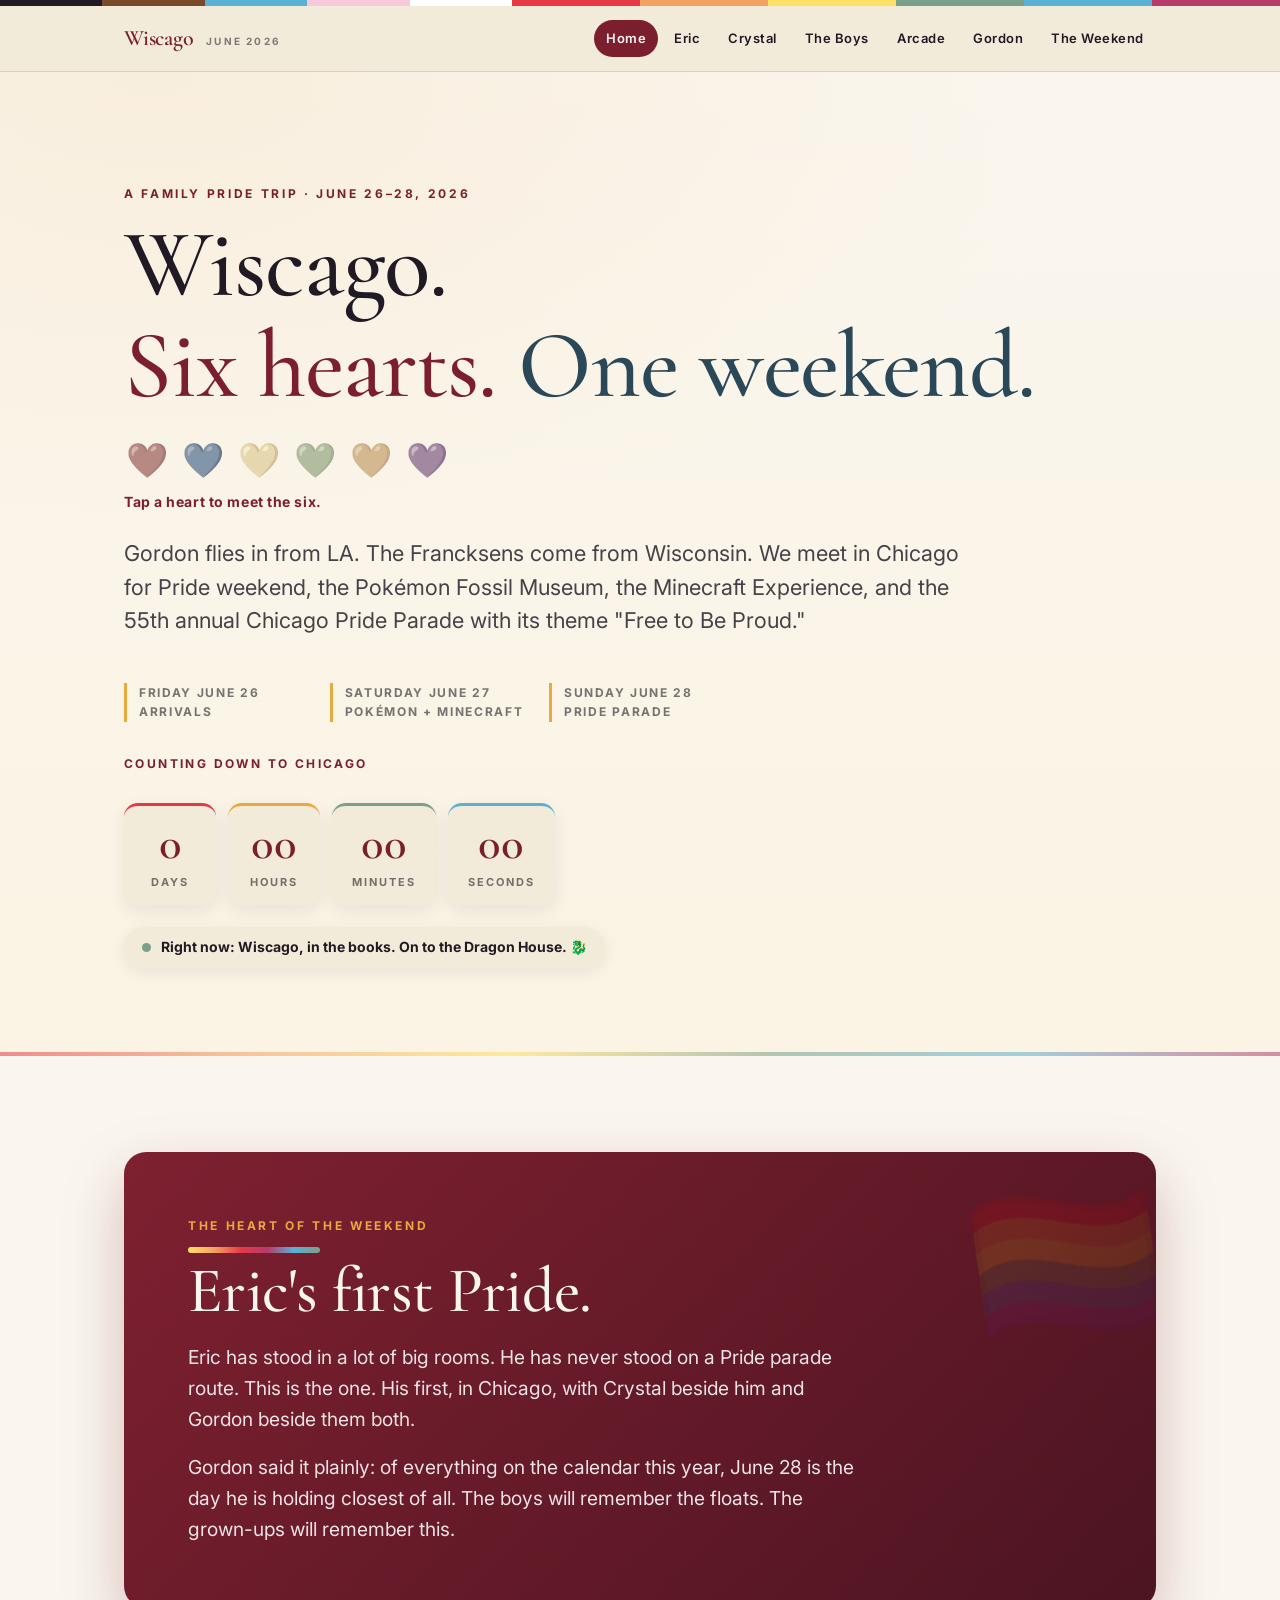
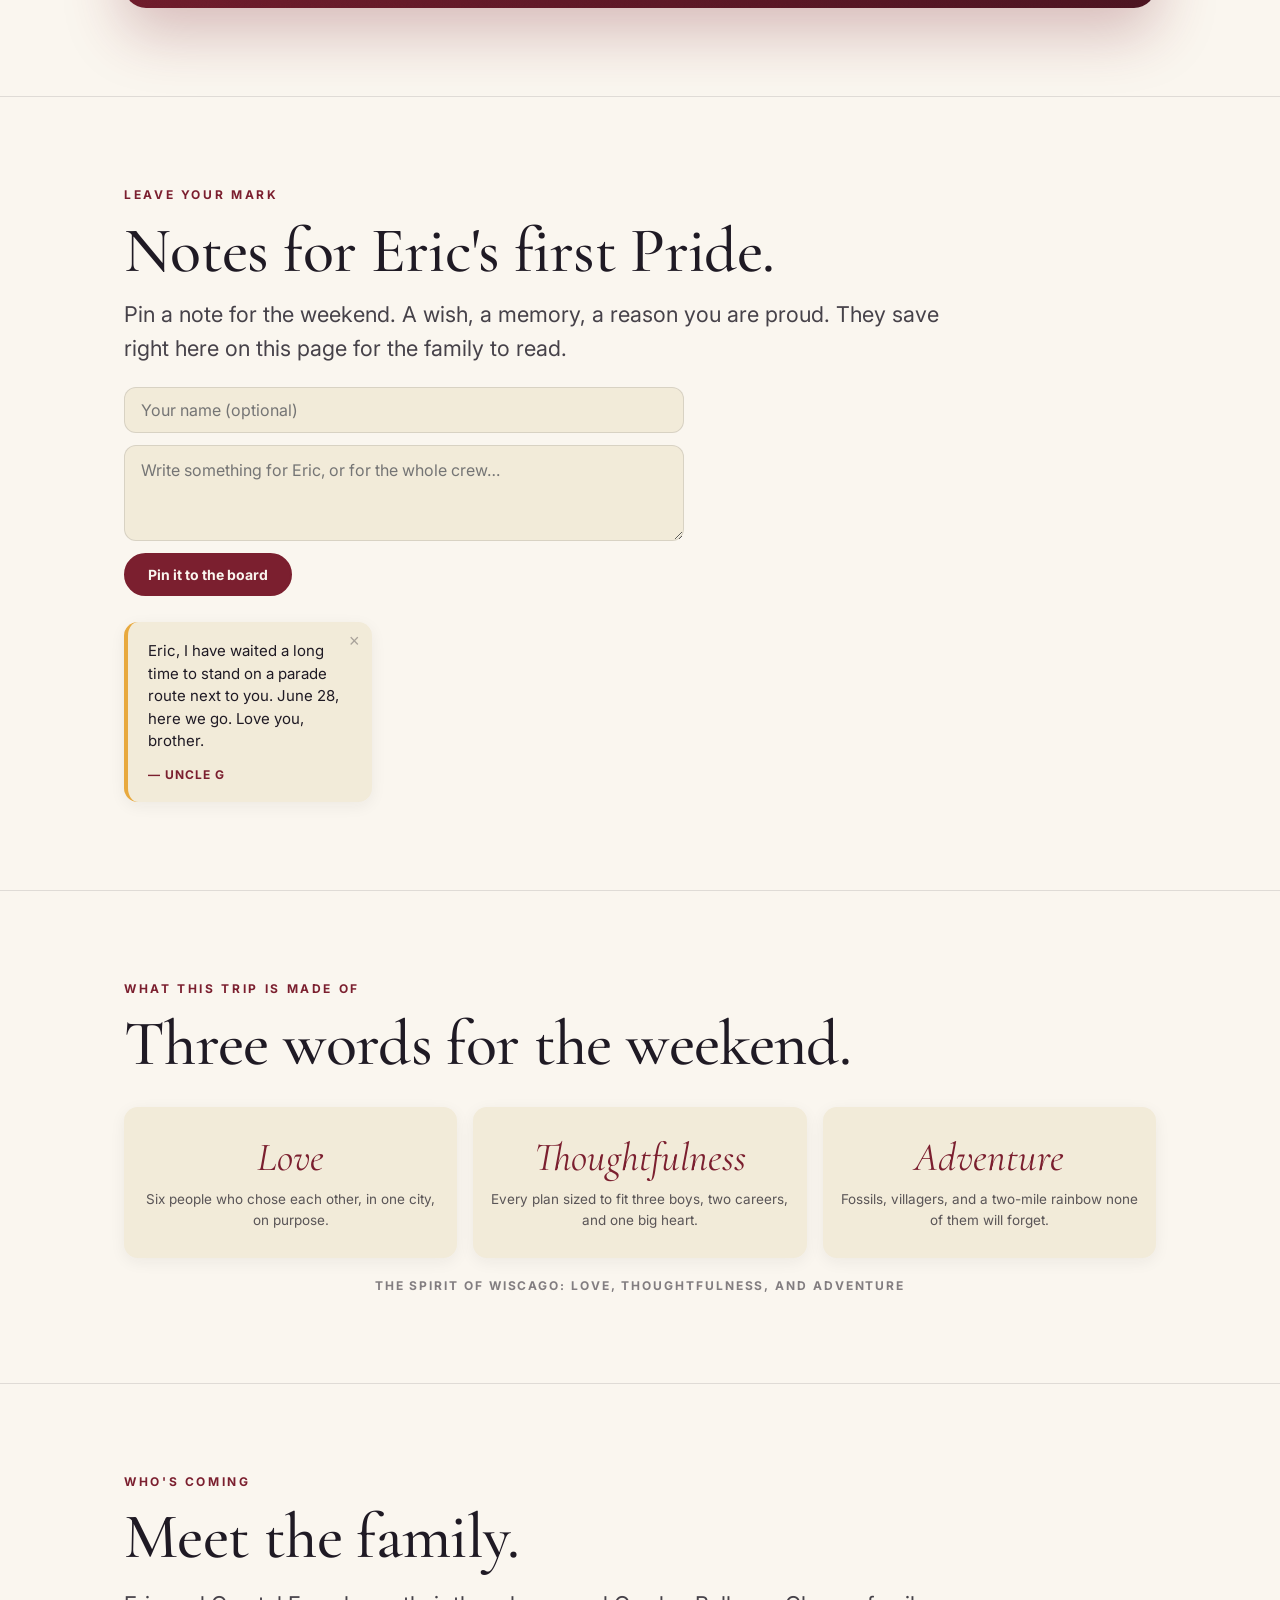
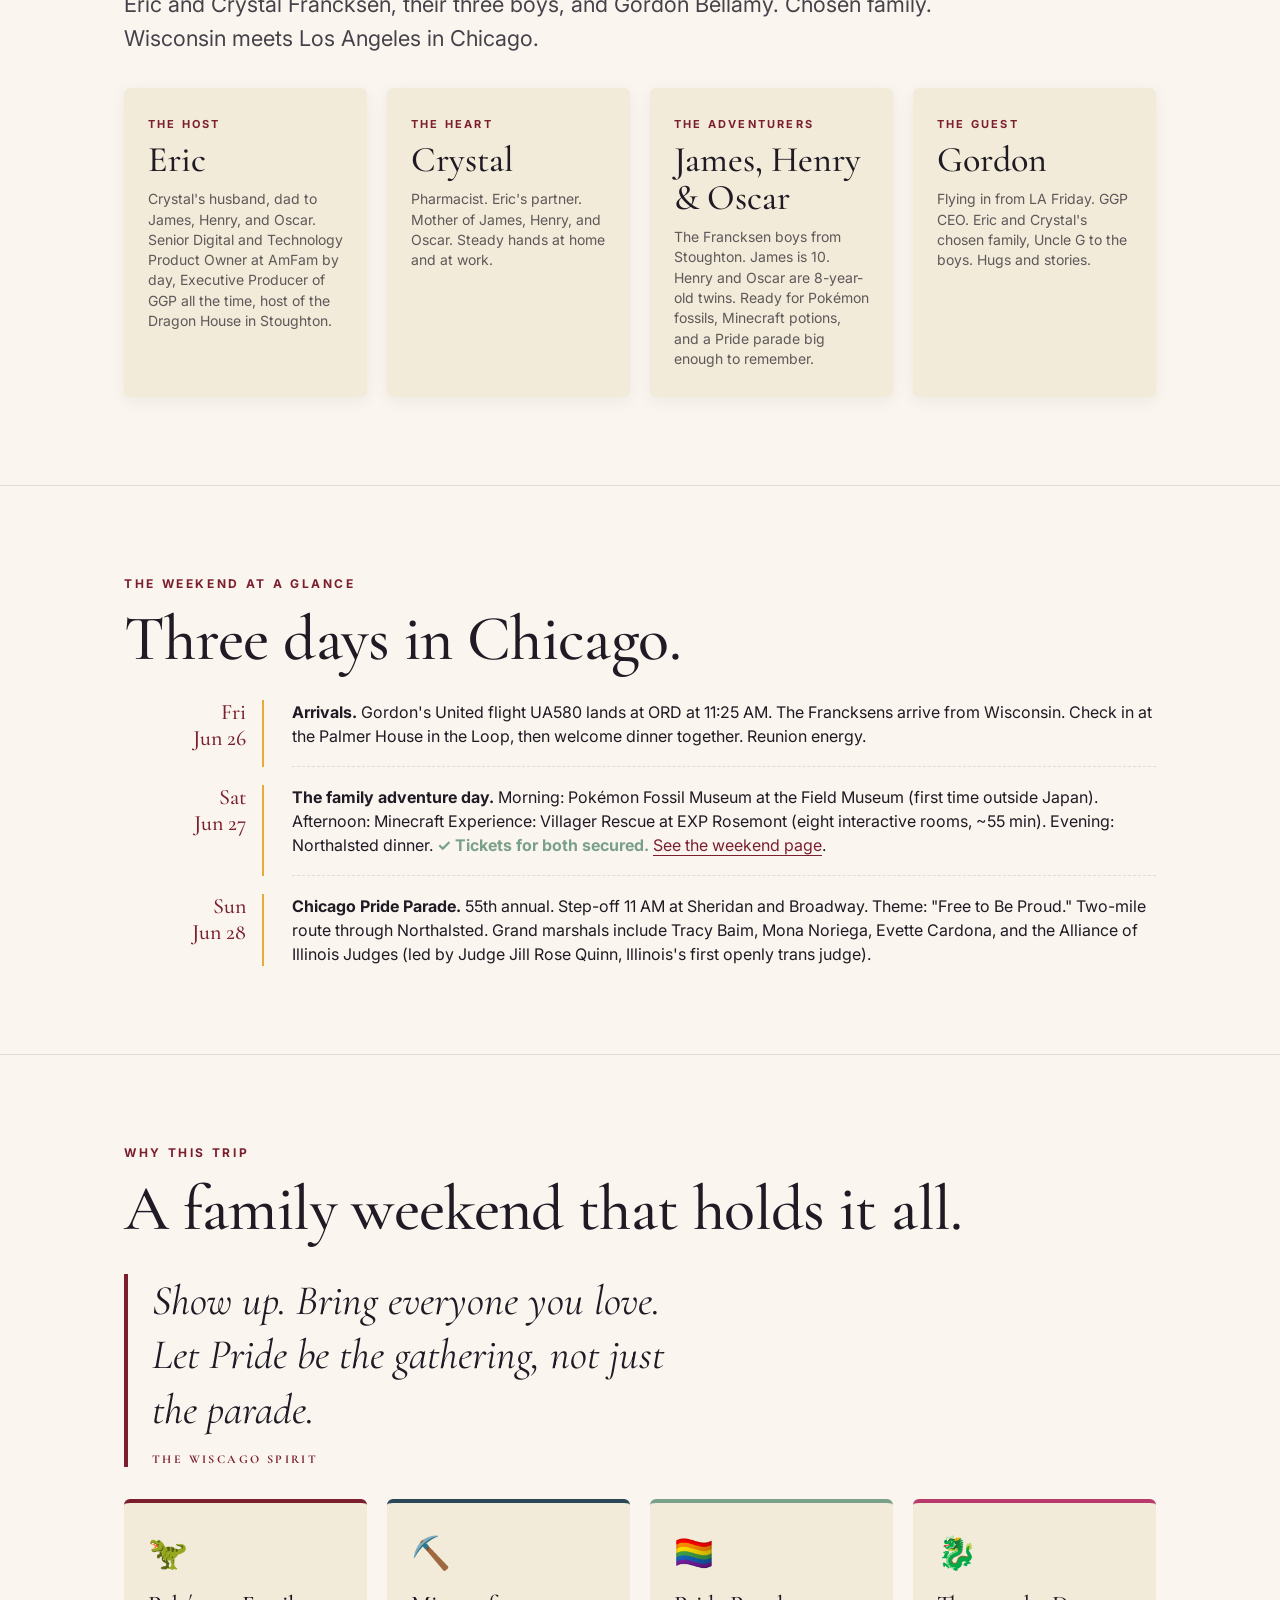
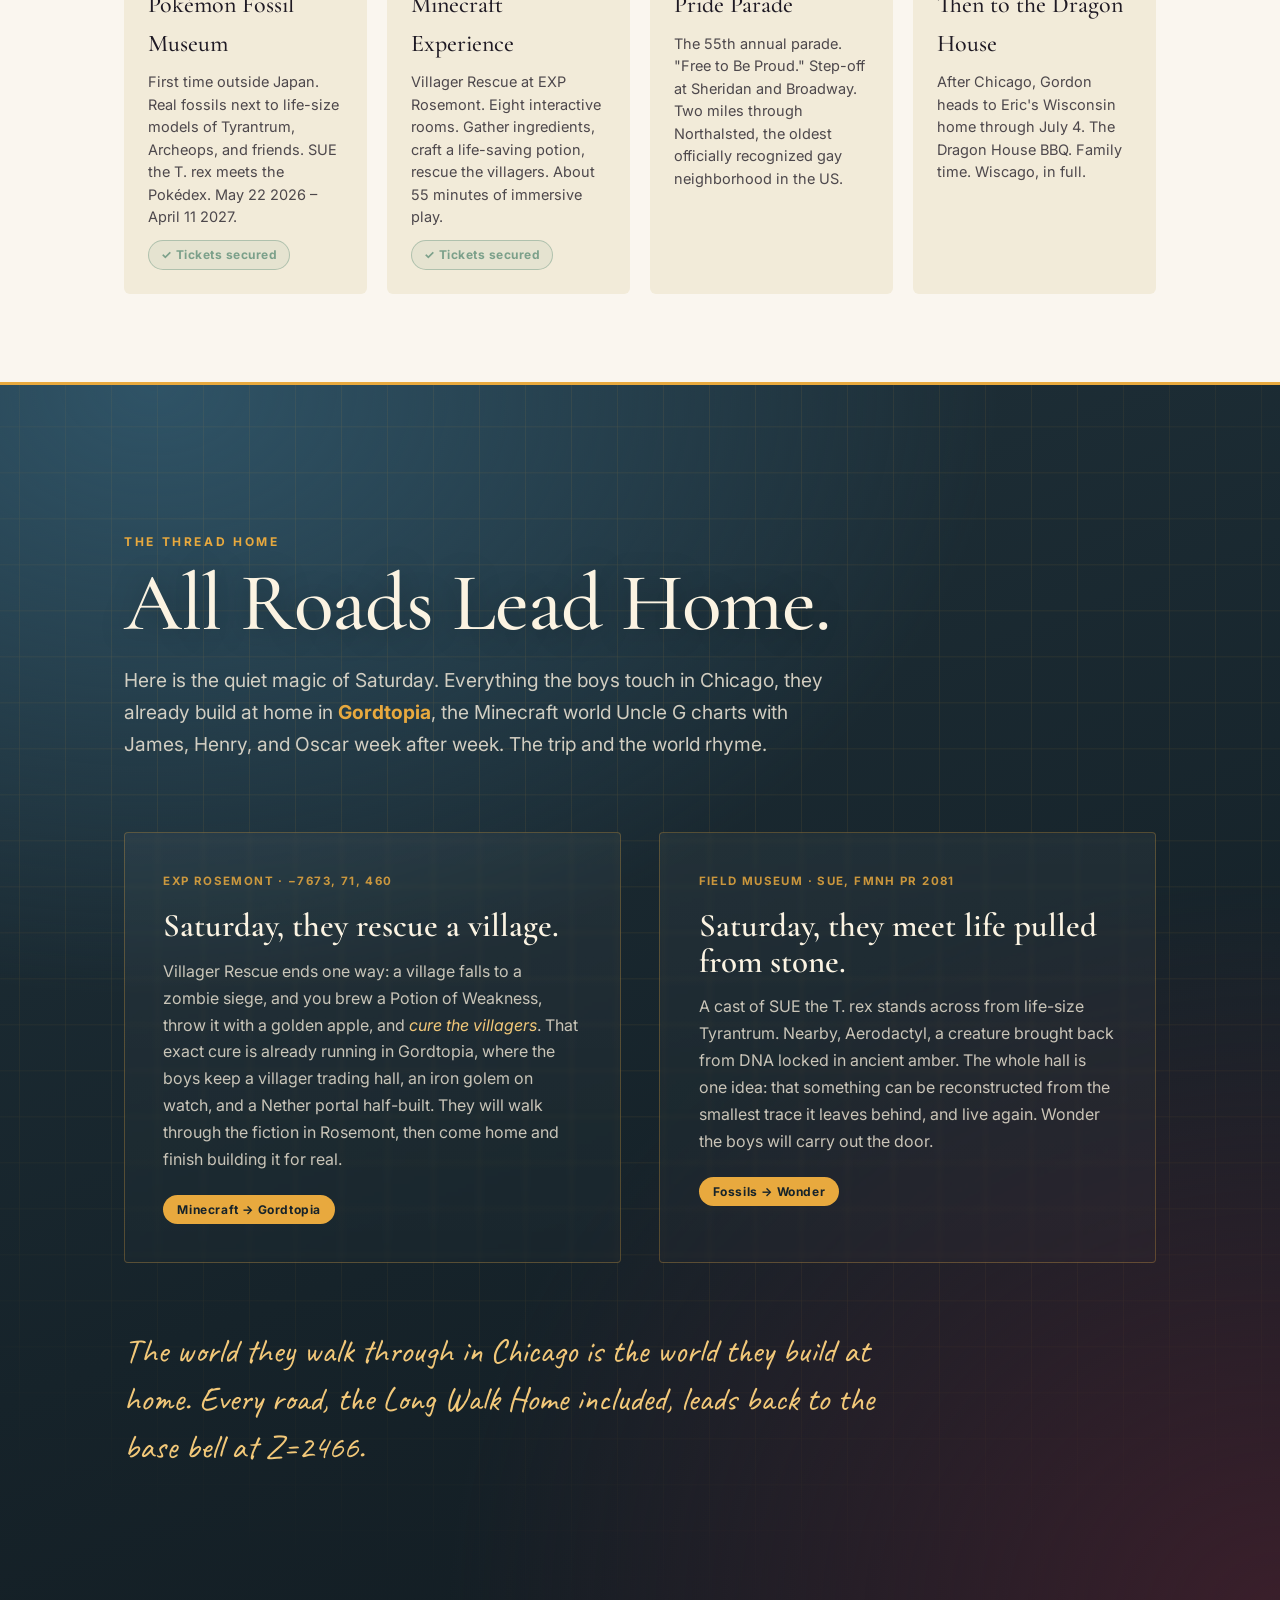
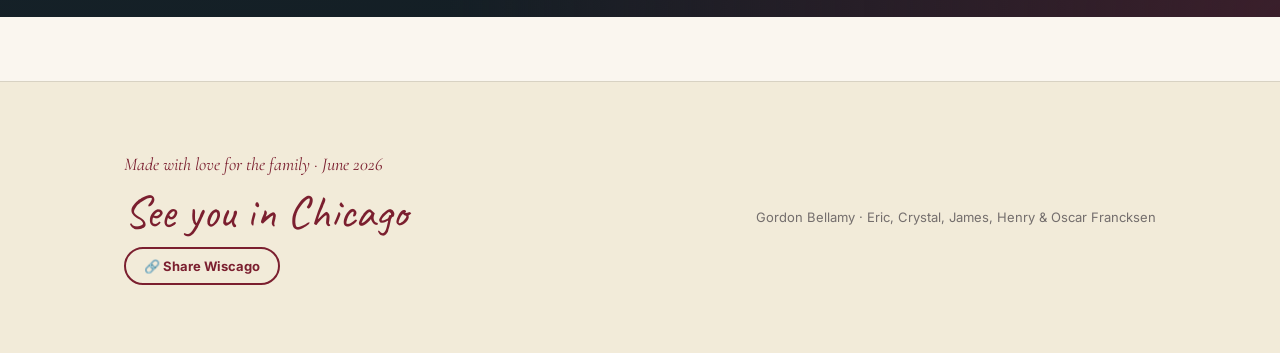
<file: index.html>
<!DOCTYPE html>
<html lang="en">
<head>
<meta charset="utf-8">
<meta name="viewport" content="width=device-width, initial-scale=1">
<title>Wiscago: A Pride Weekend Together · June 26–28, 2026</title>
<meta name="description" content="Wiscago: a family Pride weekend in Chicago, June 26 to 28, 2026. Eric and Crystal Francksen, their three boys, and Gordon Bellamy. Eric's first Pride parade.">
<meta property="og:type" content="website">
<meta property="og:site_name" content="Wiscago">
<meta property="og:title" content="Wiscago: A Pride Weekend Together · June 26–28, 2026">
<meta property="og:description" content="Wiscago: a family Pride weekend in Chicago, June 26 to 28, 2026. Eric and Crystal Francksen, their three boys, and Gordon Bellamy. Eric's first Pride parade.">
<meta property="og:url" content="https://gordonusc.github.io/wiscago/">
<meta property="og:image" content="https://gordonusc.github.io/wiscago/og.png">
<meta property="og:image:width" content="1200">
<meta property="og:image:height" content="630">
<meta name="twitter:card" content="summary_large_image">
<meta name="twitter:title" content="Wiscago: A Pride Weekend Together · June 26–28, 2026">
<meta name="twitter:description" content="Wiscago: a family Pride weekend in Chicago, June 26 to 28, 2026. Eric and Crystal Francksen, their three boys, and Gordon Bellamy. Eric's first Pride parade.">
<meta name="twitter:image" content="https://gordonusc.github.io/wiscago/og.png">
<meta name="theme-color" content="#7B1F2F">
<link rel="preconnect" href="https://fonts.googleapis.com">
<link rel="preconnect" href="https://fonts.gstatic.com" crossorigin>
<link rel="stylesheet" href="styles.css">
<style>
  .notebox{ margin-top:22px; display:grid; gap:12px; max-width:560px; }
  .note-input, .note-area{ font-family:'Inter',sans-serif; font-size:16px; color:var(--ink); background:var(--paper);
    border:1px solid var(--rule); border-radius:12px; padding:12px 16px; width:100%; }
  .note-area{ min-height:96px; resize:vertical; line-height:1.5; }
  .note-input:focus, .note-area:focus{ outline:none; border-color:var(--burgundy); }
  .note-btn{ justify-self:start; appearance:none; font-family:inherit; font-weight:700; font-size:14px; cursor:pointer;
    border-radius:999px; padding:11px 22px; border:2px solid var(--burgundy); background:var(--burgundy); color:var(--cream);
    transition:transform .15s, box-shadow .2s; }
  .note-btn:hover{ transform:translateY(-2px); box-shadow:0 8px 20px rgba(123,31,47,.25); }
  .notewall{ display:grid; grid-template-columns:repeat(auto-fill,minmax(220px,1fr)); gap:14px; margin-top:26px; }
  .note-card{ background:var(--paper); border-radius:14px; padding:18px 20px; box-shadow:0 4px 16px rgba(31,26,36,.06);
    border-left:4px solid var(--gold); position:relative; }
  .note-card:nth-child(4n+2){ border-left-color:var(--berry); }
  .note-card:nth-child(4n+3){ border-left-color:var(--sage); }
  .note-card:nth-child(4n+4){ border-left-color:var(--skyblue); }
  .note-card .nt{ font-size:15px; line-height:1.5; color:var(--ink); white-space:pre-wrap; word-break:break-word; }
  .note-card .nn{ font-size:12px; font-weight:700; letter-spacing:.08em; text-transform:uppercase; color:var(--burgundy); margin-top:12px; }
  .note-del{ position:absolute; top:10px; right:12px; border:none; background:none; cursor:pointer; color:rgba(31,26,36,.35); font-size:18px; line-height:1; }
  .note-del:hover{ color:var(--vermilion); }
  .note-empty{ font-size:14px; color:rgba(31,26,36,.55); margin-top:20px; font-style:italic; }
  .hearts{ display:flex; gap:10px; margin-top:24px; flex-wrap:wrap; }
  .heart{ appearance:none; border:none; background:none; cursor:pointer; font-size:34px; line-height:1; padding:2px;
    filter:grayscale(.65) opacity(.7); transition:transform .18s cubic-bezier(.16,1,.3,1), filter .2s; }
  .heart:hover{ transform:translateY(-3px) scale(1.08); filter:none; }
  .heart.on{ filter:none; transform:scale(1.14); }
  .heart-cap{ margin-top:12px; font-size:14px; font-weight:700; letter-spacing:.04em; color:var(--burgundy); min-height:20px; }
  .share-btn{ appearance:none; font-family:inherit; font-weight:700; font-size:13px; cursor:pointer; margin-top:12px;
    border-radius:999px; padding:9px 18px; border:2px solid var(--burgundy); background:transparent; color:var(--burgundy);
    display:inline-flex; align-items:center; gap:8px; transition:transform .15s, background .2s, color .2s; }
  .share-btn:hover{ transform:translateY(-2px); background:var(--burgundy); color:var(--cream); }
  .share-toast{ position:fixed; left:50%; bottom:28px; transform:translateX(-50%) translateY(20px); opacity:0;
    background:var(--ink); color:var(--cream); padding:11px 20px; border-radius:999px; font-weight:700; font-size:14px;
    box-shadow:0 10px 30px rgba(0,0,0,.25); z-index:300; transition:opacity .25s, transform .25s; pointer-events:none; }
  .share-toast.show{ opacity:1; transform:translateX(-50%) translateY(0); }
</style>
</head>
<body>
<a class="skip-link" href="#main">Skip to content</a>

<div class="scrollbar" id="scrollbar"></div>
<div class="pride-bar progress"></div>

<header class="masthead">
  <div class="wrap">
    <a class="brand" href="index.html">Wiscago <span class="sub">June 2026</span></a>
    <nav class="primary">
      <a href="index.html" class="current">Home</a>
      <a href="eric.html">Eric</a>
      <a href="crystal.html">Crystal</a>
      <a href="boys.html">The Boys</a>
      <a href="games.html">Arcade</a>
      <a href="gordon.html">Gordon</a>
      <a href="weekend.html">The Weekend</a>
    </nav>
  </div>
</header>

<main id="main">

<section class="hero">
  <div class="wrap">
    <div class="eyebrow">A family Pride trip · June 26–28, 2026</div>
    <h1 class="display">Wiscago.<br><span class="accent">Six hearts.</span> <span class="sub-accent">One weekend.</span></h1>
    <div class="hearts" id="hearts" role="group" aria-label="The six hearts of Wiscago">
      <button class="heart" type="button" data-n="Eric" data-r="The Host">❤️</button>
      <button class="heart" type="button" data-n="Crystal" data-r="The Heart">💙</button>
      <button class="heart" type="button" data-n="James" data-r="The oldest, age 10">💛</button>
      <button class="heart" type="button" data-n="Henry" data-r="A twin, age 8">💚</button>
      <button class="heart" type="button" data-n="Oscar" data-r="A twin, age 8">🧡</button>
      <button class="heart" type="button" data-n="Gordon" data-r="Uncle G, in from LA">💜</button>
    </div>
    <div class="heart-cap" id="heartCap" aria-live="polite">Tap a heart to meet the six.</div>
    <p class="lede" style="margin-top: 24px;">Gordon flies in from LA. The Francksens come from Wisconsin. We meet in Chicago for Pride weekend, the Pokémon Fossil Museum, the Minecraft Experience, and the 55th annual Chicago Pride Parade with its theme "Free to Be Proud."</p>
    <div class="hero-meta">
      <div>Friday June 26<br>Arrivals</div>
      <div>Saturday June 27<br>Pokémon + Minecraft</div>
      <div>Sunday June 28<br>Pride Parade</div>
    </div>
    <div class="countdown-lead">Counting down to Chicago</div>
    <div class="countdown" id="countdown" aria-live="polite">
      <div class="unit"><div class="n" id="cd-d">--</div><div class="u">Days</div></div>
      <div class="unit"><div class="n" id="cd-h">--</div><div class="u">Hours</div></div>
      <div class="unit"><div class="n" id="cd-m">--</div><div class="u">Minutes</div></div>
      <div class="unit"><div class="n" id="cd-s">--</div><div class="u">Seconds</div></div>
    </div>
    <div class="nowbar" id="nowbar" style="display:none;"><span class="liveDot"></span><span id="nowtext"></span></div>
  </div>
</section>

<section class="section">
  <div class="wrap">
    <div class="moment reveal">
      <div class="eyebrow">The heart of the weekend</div>
      <div class="rainbow-rule"></div>
      <h2 class="display">Eric's first Pride.</h2>
      <p>Eric has stood in a lot of big rooms. He has never stood on a Pride parade route. This is the one. His first, in Chicago, with Crystal beside him and Gordon beside them both.</p>
      <p>Gordon said it plainly: of everything on the calendar this year, June 28 is the day he is holding closest of all. The boys will remember the floats. The grown-ups will remember this.</p>
    </div>
  </div>
</section>

<section class="section">
  <div class="wrap reveal">
    <div class="eyebrow">Leave your mark</div>
    <h2 class="display">Notes for Eric's first Pride.</h2>
    <p class="lede" style="margin-top:14px;">Pin a note for the weekend. A wish, a memory, a reason you are proud. They save right here on this page for the family to read.</p>
    <div class="notebox">
      <input id="noteName" class="note-input" type="text" maxlength="24" placeholder="Your name (optional)" aria-label="Your name">
      <textarea id="noteText" class="note-area" maxlength="220" placeholder="Write something for Eric, or for the whole crew…" aria-label="Your note"></textarea>
      <button id="noteAdd" class="note-btn">Pin it to the board</button>
    </div>
    <div class="notewall" id="noteWall"></div>
  </div>
</section>

<section class="section">
  <div class="wrap reveal">
    <div class="eyebrow">What this trip is made of</div>
    <h2 class="display">Three words for the weekend.</h2>
    <div class="values">
      <div class="value"><div class="word">Love</div><div class="meaning">Six people who chose each other, in one city, on purpose.</div></div>
      <div class="value"><div class="word">Thoughtfulness</div><div class="meaning">Every plan sized to fit three boys, two careers, and one big heart.</div></div>
      <div class="value"><div class="word">Adventure</div><div class="meaning">Fossils, villagers, and a two-mile rainbow none of them will forget.</div></div>
    </div>
    <div class="values-attr">The spirit of Wiscago: love, thoughtfulness, and adventure</div>
  </div>
</section>

<section class="section">
  <div class="wrap">
    <div class="eyebrow">Who's coming</div>
    <h2 class="display">Meet the family.</h2>
    <p class="lede" style="margin-top: 18px;">Eric and Crystal Francksen, their three boys, and Gordon Bellamy. Chosen family. Wisconsin meets Los Angeles in Chicago.</p>
    <div class="people reveal">
      <a class="person-card" href="eric.html">
        <div class="role">The Host</div>
        <div class="name">Eric</div>
        <div class="tag">Crystal's husband, dad to James, Henry, and Oscar. Senior Digital and Technology Product Owner at AmFam by day, Executive Producer of GGP all the time, host of the Dragon House in Stoughton.</div>
      </a>
      <a class="person-card" href="crystal.html">
        <div class="role">The Heart</div>
        <div class="name">Crystal</div>
        <div class="tag">Pharmacist. Eric's partner. Mother of James, Henry, and Oscar. Steady hands at home and at work.</div>
      </a>
      <a class="person-card" href="boys.html">
        <div class="role">The Adventurers</div>
        <div class="name">James, Henry &amp; Oscar</div>
        <div class="tag">The Francksen boys from Stoughton. James is 10. Henry and Oscar are 8-year-old twins. Ready for Pokémon fossils, Minecraft potions, and a Pride parade big enough to remember.</div>
      </a>
      <a class="person-card" href="gordon.html">
        <div class="role">The Guest</div>
        <div class="name">Gordon</div>
        <div class="tag">Flying in from LA Friday. GGP CEO. Eric and Crystal's chosen family, Uncle G to the boys. Hugs and stories.</div>
      </a>
    </div>
  </div>
</section>

<section class="section">
  <div class="wrap">
    <div class="eyebrow">The weekend at a glance</div>
    <h2 class="display">Three days in Chicago.</h2>
    <div class="itinerary reveal">
      <div class="day">Fri<br>Jun 26</div>
      <div class="body"><strong>Arrivals.</strong> Gordon's United flight UA580 lands at ORD at 11:25 AM. The Francksens arrive from Wisconsin. Check in at the Palmer House in the Loop, then welcome dinner together. Reunion energy.</div>
      <div class="day">Sat<br>Jun 27</div>
      <div class="body"><strong>The family adventure day.</strong> Morning: Pokémon Fossil Museum at the Field Museum (first time outside Japan). Afternoon: Minecraft Experience: Villager Rescue at EXP Rosemont (eight interactive rooms, ~55 min). Evening: Northalsted dinner. <span class="ticket-note">✓ Tickets for both secured.</span> <a href="weekend.html">See the weekend page</a>.</div>
      <div class="day">Sun<br>Jun 28</div>
      <div class="body"><strong>Chicago Pride Parade.</strong> 55th annual. Step-off 11 AM at Sheridan and Broadway. Theme: "Free to Be Proud." Two-mile route through Northalsted. Grand marshals include Tracy Baim, Mona Noriega, Evette Cardona, and the Alliance of Illinois Judges (led by Judge Jill Rose Quinn, Illinois's first openly trans judge).</div>
    </div>
  </div>
</section>

<section class="section">
  <div class="wrap">
    <div class="eyebrow">Why this trip</div>
    <h2 class="display">A family weekend that holds it all.</h2>
    <div class="quote">
      Show up. Bring everyone you love. Let Pride be the gathering, not just the parade.
      <span class="attr">The Wiscago spirit</span>
    </div>
    <div class="cards-grid reveal">
      <div class="fact-card alt">
        <div class="icon">🦖</div>
        <h4>Pokémon Fossil Museum</h4>
        <p>First time outside Japan. Real fossils next to life-size models of Tyrantrum, Archeops, and friends. SUE the T. rex meets the Pokédex. May 22 2026 – April 11 2027.</p>
        <div class="card-ticket">✓ Tickets secured</div>
      </div>
      <div class="fact-card teal">
        <div class="icon">⛏️</div>
        <h4>Minecraft Experience</h4>
        <p>Villager Rescue at EXP Rosemont. Eight interactive rooms. Gather ingredients, craft a life-saving potion, rescue the villagers. About 55 minutes of immersive play.</p>
        <div class="card-ticket">✓ Tickets secured</div>
      </div>
      <div class="fact-card sage">
        <div class="icon">🏳️‍🌈</div>
        <h4>Pride Parade</h4>
        <p>The 55th annual parade. "Free to Be Proud." Step-off at Sheridan and Broadway. Two miles through Northalsted, the oldest officially recognized gay neighborhood in the US.</p>
      </div>
      <div class="fact-card berry">
        <div class="icon">🐉</div>
        <h4>Then to the Dragon House</h4>
        <p>After Chicago, Gordon heads to Eric's Wisconsin home through July 4. The Dragon House BBQ. Family time. Wiscago, in full.</p>
      </div>
    </div>
  </div>
</section>

<section class="thread-home">
  <div class="atlas-grid" aria-hidden="true"></div>
  <div class="wrap">
    <div class="eyebrow gold">The thread home</div>
    <h2 class="display motto">All Roads Lead Home.</h2>
    <p class="thread-lede">Here is the quiet magic of Saturday. Everything the boys touch in Chicago, they already build at home in <strong>Gordtopia</strong>, the Minecraft world Uncle G charts with James, Henry, and Oscar week after week. The trip and the world rhyme.</p>

    <div class="thread-pair">
      <div class="thread-panel reveal">
        <div class="coord">EXP Rosemont · −7673, 71, 460</div>
        <h3>Saturday, they rescue a village.</h3>
        <p>Villager Rescue ends one way: a village falls to a zombie siege, and you brew a Potion of Weakness, throw it with a golden apple, and <em>cure the villagers</em>. That exact cure is already running in Gordtopia, where the boys keep a villager trading hall, an iron golem on watch, and a Nether portal half-built. They will walk through the fiction in Rosemont, then come home and finish building it for real.</p>
        <div class="thread-tag">Minecraft → Gordtopia</div>
      </div>
      <div class="thread-panel reveal">
        <div class="coord">Field Museum · SUE, FMNH PR 2081</div>
        <h3>Saturday, they meet life pulled from stone.</h3>
        <p>A cast of SUE the T. rex stands across from life-size Tyrantrum. Nearby, Aerodactyl, a creature brought back from DNA locked in ancient amber. The whole hall is one idea: that something can be reconstructed from the smallest trace it leaves behind, and live again. Wonder the boys will carry out the door.</p>
        <div class="thread-tag">Fossils → Wonder</div>
      </div>
    </div>

    <div class="thread-close reveal">The world they walk through in Chicago is the world they build at home. Every road, the Long Walk Home included, leads back to the base bell at Z=2466.</div>
  </div>
</section>

</main>

<footer class="site">
  <div class="wrap">
    <div>
      <div class="made">Made with love for the family · June 2026</div>
      <div class="signature">See you in Chicago</div>
      <button class="share-btn" id="shareBtn" type="button">🔗 Share Wiscago</button>
    </div>
    <div>Gordon Bellamy · Eric, Crystal, James, Henry &amp; Oscar Francksen</div>
  </div>
</footer>

<script>
document.body.classList.add('js');

/* Countdown to arrival: Friday June 26, 2026, 11:25 AM CT (ORD landing) = 16:25 UTC */
(function(){
  var target = new Date('2026-06-26T16:25:00Z').getTime();
  var d=document.getElementById('cd-d'), h=document.getElementById('cd-h'),
      m=document.getElementById('cd-m'), s=document.getElementById('cd-s');
  function pad(n){ return String(n).padStart(2,'0'); }
  function tick(){
    var diff = target - Date.now();
    if (diff < 0) diff = 0;
    if(!d) return;
    d.textContent = Math.floor(diff/86400000);
    h.textContent = pad(Math.floor(diff/3600000)%24);
    m.textContent = pad(Math.floor(diff/60000)%60);
    s.textContent = pad(Math.floor(diff/1000)%60);
  }
  tick(); setInterval(tick, 1000);
})();

/* Scroll progress ribbon */
(function(){
  var bar=document.getElementById('scrollbar');
  if(!bar) return;
  function upd(){
    var h=document.documentElement.scrollHeight-window.innerHeight;
    bar.style.width=(h>0 ? (window.scrollY/h*100) : 0)+'%';
  }
  upd(); window.addEventListener('scroll',upd,{passive:true}); window.addEventListener('resize',upd);
})();

/* Reveal on scroll */
(function(){
  var els=document.querySelectorAll('.reveal');
  if(!('IntersectionObserver' in window)){ els.forEach(function(e){e.classList.add('in');}); return; }
  var io=new IntersectionObserver(function(entries){
    entries.forEach(function(en){ if(en.isIntersecting){ en.target.classList.add('in'); io.unobserve(en.target); } });
  }, {threshold:0.12});
  els.forEach(function(e){ io.observe(e); });
})();
</script>

<script>
(function(){
  var bar = document.getElementById('nowbar'), txt = document.getElementById('nowtext');
  if (!bar) return;
  var reduce = matchMedia('(prefers-reduced-motion: reduce)').matches;
  var fri = new Date('2026-06-26T00:00:00-05:00'), sat = new Date('2026-06-27T00:00:00-05:00'),
      sun = new Date('2026-06-28T00:00:00-05:00'), mon = new Date('2026-06-29T00:00:00-05:00'),
      arrive = new Date('2026-06-26T11:25:00-05:00');
  function phase(){
    var n = new Date();
    if (n < fri) return null;                 // before the trip, the countdown carries it
    if (n < sat) return 'Day one. Gordon lands ORD 11:25 AM, welcome dinner tonight. 🛬';
    if (n < sun) return 'Adventure day. Field Museum AM (1400 S DuSable LSD), Minecraft PM (EXP Rosemont). 🦖⛏️';
    if (n < mon) return "Pride Sunday. Step off 11 AM, Sheridan & Broadway, Red Line to Sheridan. Eric's first. 🏳️‍🌈";
    return 'Wiscago, in the books. On to the Dragon House. 🐉';
  }
  function upd(){ var p = phase(); if (p){ txt.textContent = 'Right now: ' + p; bar.style.display = 'inline-flex'; } else { bar.style.display = 'none'; } }
  upd(); setInterval(upd, 30000);

  if (!reduce) {
    var fired = false;
    setInterval(function(){
      if (fired) return; var d = arrive - new Date();
      if (d <= 0 && d > -3600000){ fired = true; celebrate(); }
    }, 1000);
  }
  function celebrate(){
    var c = document.createElement('canvas'); c.style.cssText = 'position:fixed;inset:0;pointer-events:none;z-index:200';
    document.body.appendChild(c); var x = c.getContext('2d'); c.width = innerWidth; c.height = innerHeight;
    var cols = ['#E63946','#E8A93E','#7BA08A','#5BB0D6','#B83A6B','#7B1F2F'], P = [];
    for (var i = 0; i < (innerWidth < 600 ? 70 : 140); i++)
      P.push({ x: innerWidth/2, y: innerHeight*0.3, vx:(Math.random()-.5)*12, vy:Math.random()*-14-2, c:cols[i%cols.length], r:Math.random()*6+3, a:1 });
    (function f(){
      x.clearRect(0,0,c.width,c.height); var live = false;
      P.forEach(function(p){ p.vy += .4; p.x += p.vx; p.y += p.vy; p.a -= .012;
        if (p.a > 0){ live = true; x.globalAlpha = Math.max(p.a,0); x.fillStyle = p.c; x.fillRect(p.x,p.y,p.r,p.r); } });
      live ? requestAnimationFrame(f) : c.remove();
    })();
  }
})();
</script>

<script>
/* Note wall for Eric's first Pride — localStorage, XSS-safe via textContent */
(function(){
  var KEY='wiscago-notes';
  var wall=document.getElementById('noteWall'), nameEl=document.getElementById('noteName'),
      textEl=document.getElementById('noteText'), addBtn=document.getElementById('noteAdd');
  if(!wall) return;
  var notes;
  try{ notes=JSON.parse(localStorage.getItem(KEY)); }catch(e){ notes=null; }
  if(!Array.isArray(notes)){
    notes=[{n:'Uncle G', t:'Eric, I have waited a long time to stand on a parade route next to you. June 28, here we go. Love you, brother.'}];
  }
  function save(){ try{ localStorage.setItem(KEY, JSON.stringify(notes)); }catch(e){} }
  function render(){
    wall.innerHTML='';
    if(!notes.length){ var e=document.createElement('div'); e.className='note-empty'; e.textContent='No notes yet. Be the first to pin one.'; wall.appendChild(e); return; }
    notes.forEach(function(note, i){
      var card=document.createElement('div'); card.className='note-card';
      var del=document.createElement('button'); del.className='note-del'; del.setAttribute('aria-label','Remove note'); del.textContent='×';
      del.addEventListener('click',function(){ notes.splice(i,1); save(); render(); });
      var p=document.createElement('div'); p.className='nt'; p.textContent=note.t;
      var nm=document.createElement('div'); nm.className='nn'; nm.textContent='— '+(note.n||'Anonymous');
      card.appendChild(del); card.appendChild(p); card.appendChild(nm); wall.appendChild(card);
    });
  }
  addBtn.addEventListener('click',function(){
    var t=(textEl.value||'').trim(); if(!t){ textEl.focus(); return; }
    notes.unshift({ n:(nameEl.value||'').trim().slice(0,24), t:t.slice(0,220) });
    save(); nameEl.value=''; textEl.value=''; render();
  });
  render();
})();

/* Share button: Web Share API with clipboard fallback */
(function(){
  var btn=document.getElementById('shareBtn'); if(!btn) return;
  var toast;
  function showToast(msg){
    if(!toast){ toast=document.createElement('div'); toast.className='share-toast'; document.body.appendChild(toast); }
    toast.textContent=msg; toast.classList.add('show');
    setTimeout(function(){ toast.classList.remove('show'); }, 1900);
  }
  btn.addEventListener('click',function(){
    var data={ title:'Wiscago: A Pride Weekend Together', text:'Six hearts. One weekend. June 26 to 28 in Chicago.', url:location.href };
    if(navigator.share){ navigator.share(data).catch(function(){}); }
    else if(navigator.clipboard && navigator.clipboard.writeText){ navigator.clipboard.writeText(location.href).then(function(){ showToast('Link copied'); }).catch(function(){ showToast(location.href); }); }
    else { showToast(location.href); }
  });
})();

/* Interactive six hearts in the hero */
(function(){
  var hearts=document.getElementById('hearts'), cap=document.getElementById('heartCap');
  if(!hearts) return;
  var all=hearts.querySelectorAll('.heart');
  all.forEach(function(h){
    h.addEventListener('click',function(){
      all.forEach(function(x){ x.classList.remove('on'); });
      h.classList.add('on');
      cap.textContent=h.textContent+'  '+h.dataset.n+' — '+h.dataset.r;
    });
  });
})();
</script>

</body>
</html>
</file>
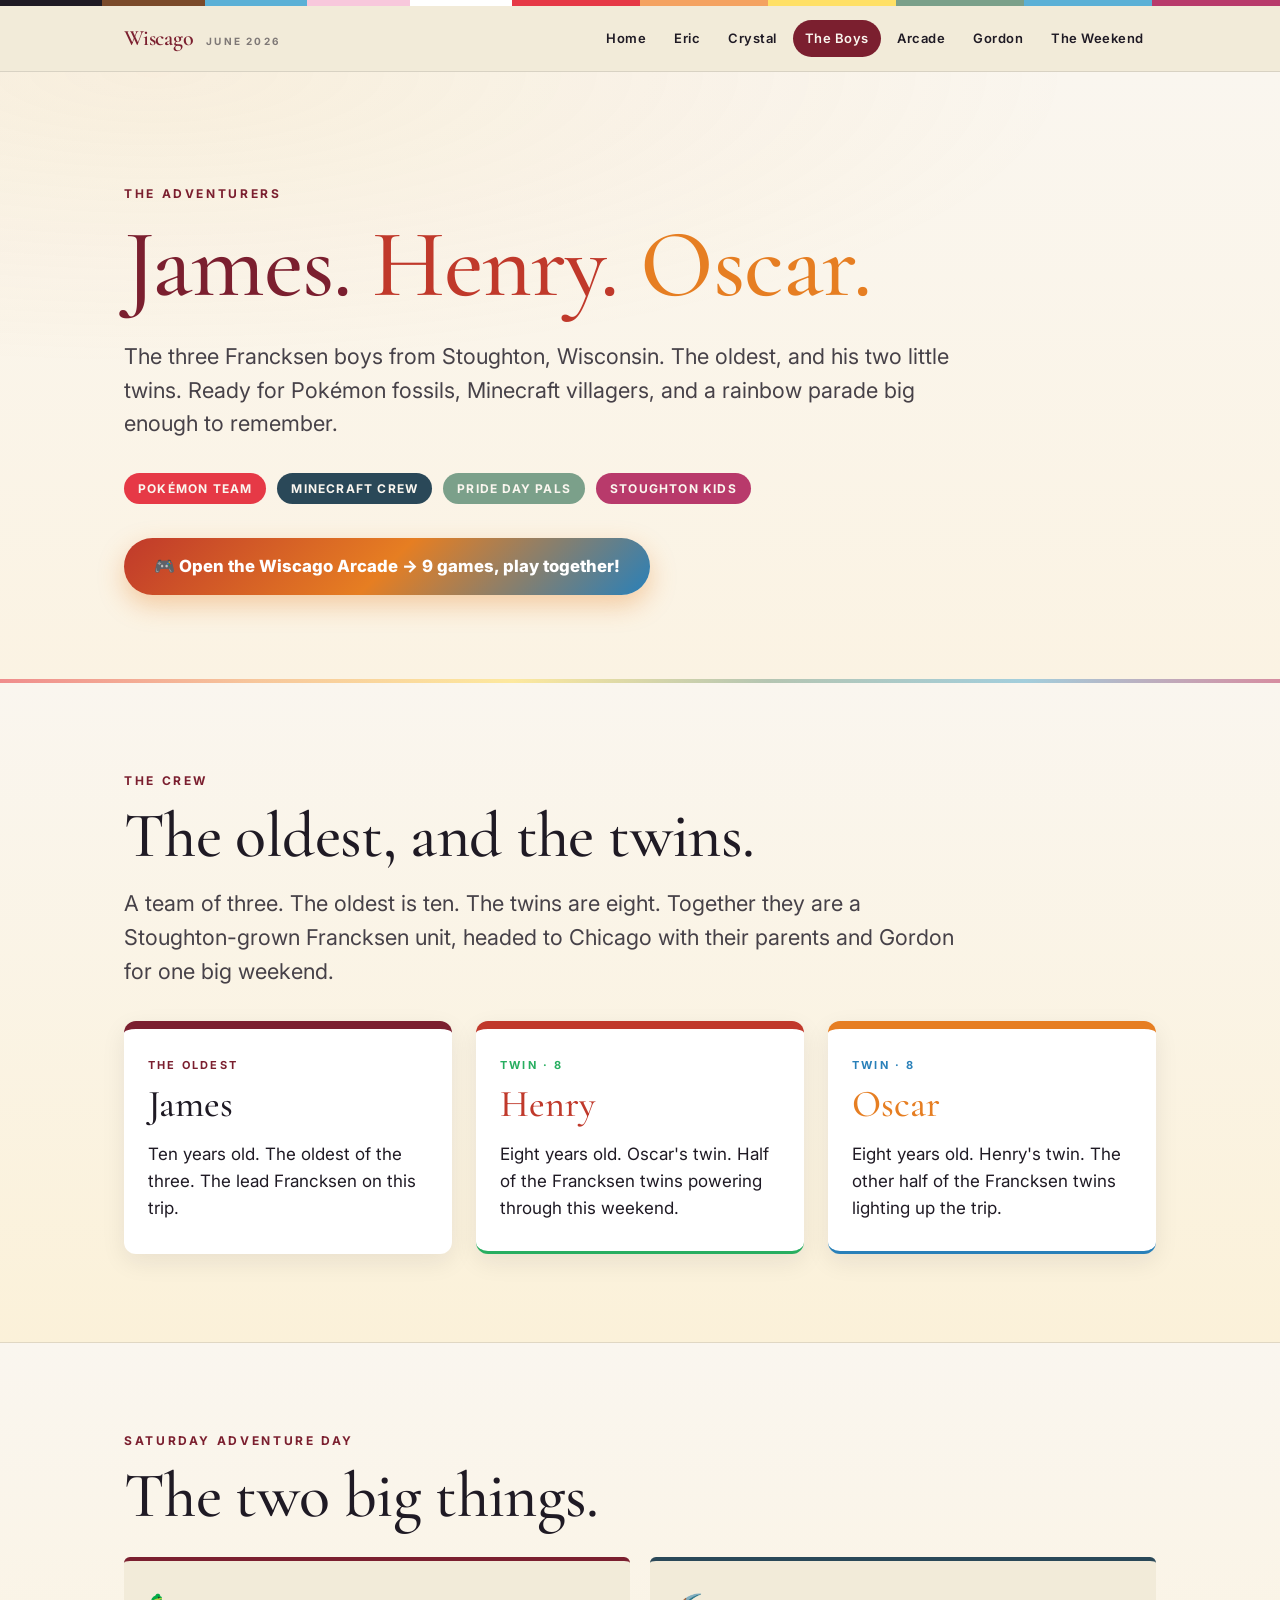
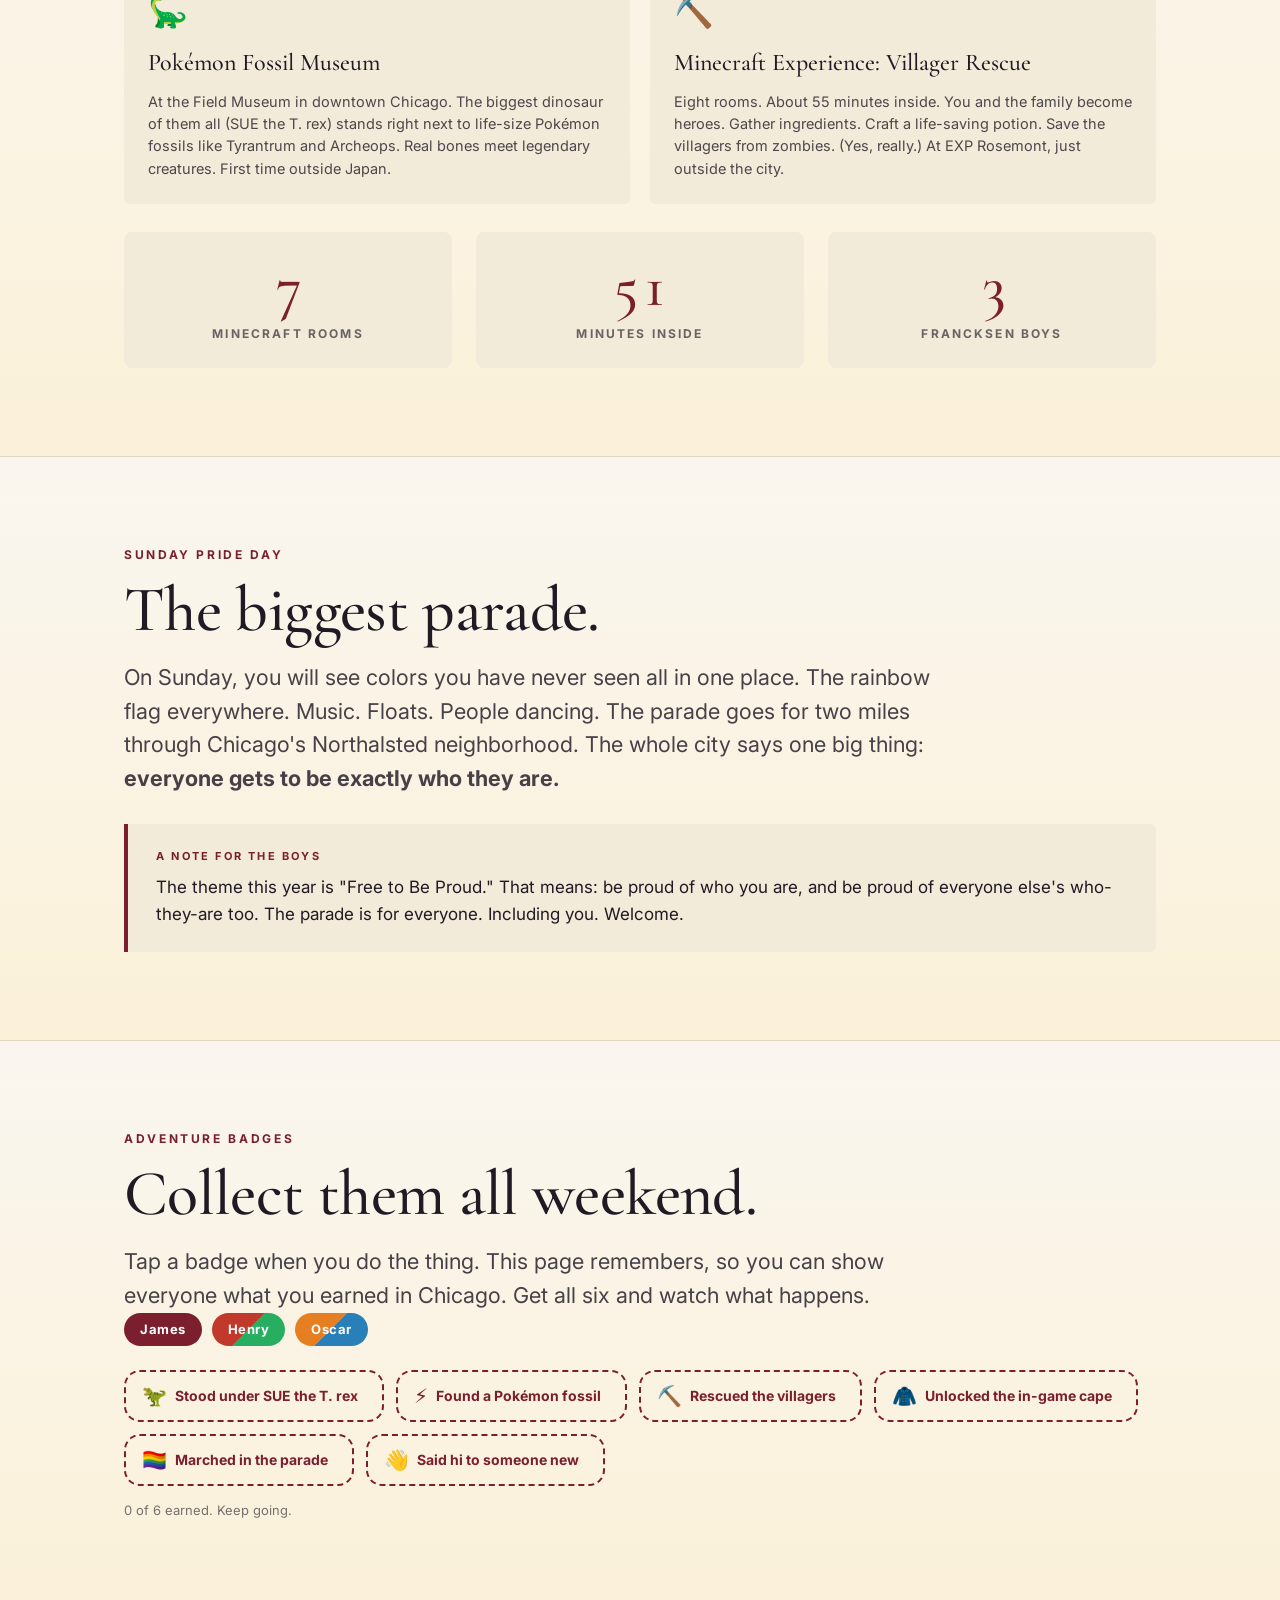
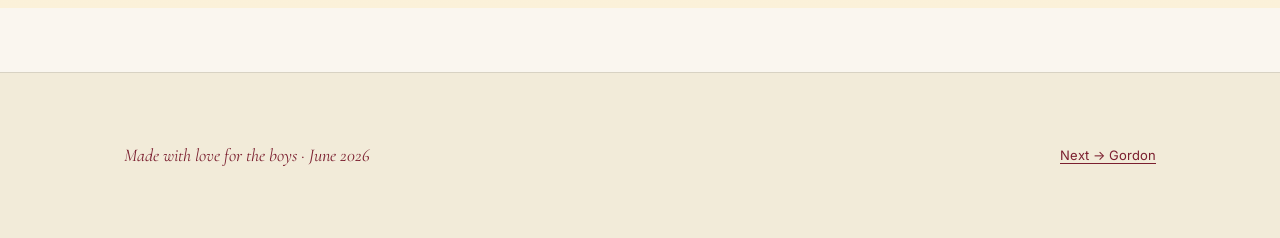
<file: boys.html>
<!DOCTYPE html>
<html lang="en">
<head>
<meta charset="utf-8">
<meta name="viewport" content="width=device-width, initial-scale=1">
<title>James, Henry &amp; Oscar · The Francksen Boys · Wiscago</title>
<meta property="og:type" content="website">
<meta property="og:site_name" content="Wiscago">
<meta property="og:title" content="James, Henry &amp; Oscar · The Francksen Boys · Wiscago">
<meta property="og:description" content="Wiscago: a family Pride weekend in Chicago, June 26 to 28, 2026. Eric and Crystal Francksen, their three boys, and Gordon Bellamy. Eric's first Pride parade.">
<meta property="og:url" content="https://gordonusc.github.io/wiscago/boys.html">
<meta property="og:image" content="https://gordonusc.github.io/wiscago/og.png">
<meta property="og:image:width" content="1200">
<meta property="og:image:height" content="630">
<meta name="twitter:card" content="summary_large_image">
<meta name="twitter:title" content="James, Henry &amp; Oscar · The Francksen Boys · Wiscago">
<meta name="twitter:description" content="Wiscago: a family Pride weekend in Chicago, June 26 to 28, 2026. Eric and Crystal Francksen, their three boys, and Gordon Bellamy. Eric's first Pride parade.">
<meta name="twitter:image" content="https://gordonusc.github.io/wiscago/og.png">
<meta name="theme-color" content="#7B1F2F">

<link rel="stylesheet" href="styles.css">
</head>
<body>
<a class="skip-link" href="#main">Skip to content</a>

<div class="pride-bar progress"></div>

<header class="masthead">
  <div class="wrap">
    <a class="brand" href="index.html">Wiscago <span class="sub">June 2026</span></a>
    <nav class="primary">
      <a href="index.html">Home</a>
      <a href="eric.html">Eric</a>
      <a href="crystal.html">Crystal</a>
      <a href="boys.html" class="current">The Boys</a>
      <a href="games.html">Arcade</a>
      <a href="gordon.html">Gordon</a>
      <a href="weekend.html">The Weekend</a>
    </nav>
  </div>
</header>

<main id="main">

<section class="hero playful">
  <div class="wrap">
    <div class="eyebrow">The Adventurers</div>
    <h1 class="display"><span class="accent">James.</span> <span style="color: var(--henry-red);">Henry.</span> <span style="color: var(--oscar-orange);">Oscar.</span></h1>
    <p class="lede" style="margin-top: 24px;">The three Francksen boys from Stoughton, Wisconsin. The oldest, and his two little twins. Ready for Pokémon fossils, Minecraft villagers, and a rainbow parade big enough to remember.</p>
    <div style="margin-top: 32px;">
      <span class="fun-badge alt">Pokémon team</span>
      <span class="fun-badge teal">Minecraft crew</span>
      <span class="fun-badge sage">Pride day pals</span>
      <span class="fun-badge berry">Stoughton kids</span>
    </div>
    <a href="games.html" style="display:inline-block;margin-top:28px;background:linear-gradient(135deg,var(--henry-red),var(--oscar-orange),var(--oscar-blue));color:#fff;font-weight:800;text-decoration:none;padding:15px 30px;border-radius:999px;font-size:1.05rem;box-shadow:0 10px 26px rgba(230,126,34,.35);border:none;">🎮 Open the Wiscago Arcade → 9 games, play together!</a>
  </div>
</section>

<section class="section playful">
  <div class="wrap">
    <div class="eyebrow">The Crew</div>
    <h2 class="display">The oldest, and the twins.</h2>
    <p class="lede" style="margin-top: 18px;">A team of three. The oldest is ten. The twins are eight. Together they are a Stoughton-grown Francksen unit, headed to Chicago with their parents and Gordon for one big weekend.</p>
    <div class="boys-grid">
      <div class="boy-card james">
        <div class="label">The oldest</div>
        <h3>James</h3>
        <p>Ten years old. The oldest of the three. The lead Francksen on this trip.</p>
      </div>
      <div class="boy-card henry">
        <div class="label">Twin · 8</div>
        <h3>Henry</h3>
        <p>Eight years old. Oscar's twin. Half of the Francksen twins powering through this weekend.</p>
      </div>
      <div class="boy-card oscar">
        <div class="label">Twin · 8</div>
        <h3>Oscar</h3>
        <p>Eight years old. Henry's twin. The other half of the Francksen twins lighting up the trip.</p>
      </div>
    </div>
  </div>
</section>

<section class="section playful">
  <div class="wrap">
    <div class="eyebrow">Saturday Adventure Day</div>
    <h2 class="display">The two big things.</h2>
    <div class="cards-grid">
      <div class="fact-card alt">
        <div class="icon">🦕</div>
        <h4>Pokémon Fossil Museum</h4>
        <p>At the Field Museum in downtown Chicago. The biggest dinosaur of them all (SUE the T. rex) stands right next to life-size Pokémon fossils like Tyrantrum and Archeops. Real bones meet legendary creatures. First time outside Japan.</p>
      </div>
      <div class="fact-card teal">
        <div class="icon">⛏️</div>
        <h4>Minecraft Experience: Villager Rescue</h4>
        <p>Eight rooms. About 55 minutes inside. You and the family become heroes. Gather ingredients. Craft a life-saving potion. Save the villagers from zombies. (Yes, really.) At EXP Rosemont, just outside the city.</p>
      </div>
    </div>
    <div class="bigstat">
      <div class="stat"><div class="num">8</div><div class="lbl">Minecraft rooms</div></div>
      <div class="stat"><div class="num">55</div><div class="lbl">Minutes inside</div></div>
      <div class="stat"><div class="num">3</div><div class="lbl">Francksen boys</div></div>
    </div>
  </div>
</section>

<section class="section playful">
  <div class="wrap">
    <div class="eyebrow">Sunday Pride Day</div>
    <h2 class="display">The biggest parade.</h2>
    <p class="lede" style="margin-top: 18px;">On Sunday, you will see colors you have never seen all in one place. The rainbow flag everywhere. Music. Floats. People dancing. The parade goes for two miles through Chicago's Northalsted neighborhood. The whole city says one big thing: <strong>everyone gets to be exactly who they are.</strong></p>
    <div class="callout">
      <div class="label">A note for the boys</div>
      <p>The theme this year is "Free to Be Proud." That means: be proud of who you are, and be proud of everyone else's who-they-are too. The parade is for everyone. Including you. Welcome.</p>
    </div>
  </div>
</section>

<section class="section playful">
  <div class="wrap">
    <div class="eyebrow">Adventure badges</div>
    <h2 class="display">Collect them all weekend.</h2>
    <p class="lede" style="margin-top:18px;">Tap a badge when you do the thing. This page remembers, so you can show everyone what you earned in Chicago. Get all six and watch what happens.</p>
    <div class="color-crew" aria-hidden="true">
      <span class="crew-swatch james-swatch">James</span>
      <span class="crew-swatch henry-swatch">Henry</span>
      <span class="crew-swatch oscar-swatch">Oscar</span>
    </div>
    <div class="badges" id="badges">
      <button class="badge-btn" data-b="sue"><span class="em">🦖</span> Stood under SUE the T. rex <span class="check"></span></button>
      <button class="badge-btn" data-b="fossil"><span class="em">⚡</span> Found a Pokémon fossil <span class="check"></span></button>
      <button class="badge-btn" data-b="villager"><span class="em">⛏️</span> Rescued the villagers <span class="check"></span></button>
      <button class="badge-btn" data-b="cape"><span class="em">🧥</span> Unlocked the in-game cape <span class="check"></span></button>
      <button class="badge-btn" data-b="parade"><span class="em">🏳️‍🌈</span> Marched in the parade <span class="check"></span></button>
      <button class="badge-btn" data-b="hello"><span class="em">👋</span> Said hi to someone new <span class="check"></span></button>
    </div>
    <p class="badge-note" id="badge-note">0 of 6 earned. Let's go.</p>
  </div>
</section>

</main>

<footer class="site">
  <div class="wrap">
    <div class="made">Made with love for the boys · June 2026</div>
    <div><a href="gordon.html">Next → Gordon</a></div>
  </div>
</footer>

<script>
document.body.classList.add('js');
(function(){
  var reduce = matchMedia('(prefers-reduced-motion: reduce)').matches;
  var ease = function(t){ return 1 - Math.pow(1-t, 3); };

  // Count up the big stats the first time they scroll into view
  var nums = document.querySelectorAll('.bigstat .num');
  if ('IntersectionObserver' in window) {
    var io = new IntersectionObserver(function(es){
      es.forEach(function(e){
        if (!e.isIntersecting) return; io.unobserve(e.target);
        var el = e.target, end = parseInt(el.textContent, 10) || 0;
        if (reduce) { el.textContent = end; return; }
        var dur = 1100, start = null;
        requestAnimationFrame(function f(t){
          start = start || t; var p = Math.min((t-start)/dur, 1);
          el.textContent = Math.round(end * ease(p));
          if (p < 1) requestAnimationFrame(f);
        });
      });
    }, { threshold: 0.5 });
    nums.forEach(function(n){ io.observe(n); });
  }

  // Adventure badges: tap to earn, remembered across visits, confetti when all six land
  var wrap = document.getElementById('badges'), note = document.getElementById('badge-note');
  if (wrap) {
    var btns = wrap.querySelectorAll('.badge-btn');
    function refresh(){
      var got = 0; btns.forEach(function(b){ if (b.classList.contains('got')) got++; });
      note.textContent = got + ' of ' + btns.length + ' earned' + (got === btns.length ? '. You did it! 🌈' : '. Keep going.');
    }
    btns.forEach(function(b){
      var k = 'wiscago-badge-' + b.dataset.b;
      try { if (localStorage.getItem(k) === '1') b.classList.add('got'); } catch(e){}
      b.addEventListener('click', function(){
        b.classList.toggle('got');
        try { localStorage.setItem(k, b.classList.contains('got') ? '1' : '0'); } catch(e){}
        refresh();
        var all = true; btns.forEach(function(x){ if (!x.classList.contains('got')) all = false; });
        if (all && !reduce) celebrate();
      });
    });
    refresh();
  }

  function celebrate(){
    var c = document.createElement('canvas');
    c.style.cssText = 'position:fixed;inset:0;pointer-events:none;z-index:200';
    document.body.appendChild(c); var x = c.getContext('2d'); c.width = innerWidth; c.height = innerHeight;
    var cols = ['#E63946','#E8A93E','#7BA08A','#5BB0D6','#B83A6B','#7B1F2F'], P = [];
    for (var i = 0; i < (innerWidth < 600 ? 70 : 140); i++)
      P.push({ x: innerWidth/2, y: innerHeight/2, vx:(Math.random()-.5)*12, vy:Math.random()*-14-4, c:cols[i%cols.length], r:Math.random()*6+3, a:1 });
    (function f(){
      x.clearRect(0,0,c.width,c.height); var live = false;
      P.forEach(function(p){ p.vy += .4; p.x += p.vx; p.y += p.vy; p.a -= .012;
        if (p.a > 0){ live = true; x.globalAlpha = Math.max(p.a,0); x.fillStyle = p.c; x.fillRect(p.x,p.y,p.r,p.r); } });
      live ? requestAnimationFrame(f) : c.remove();
    })();
  }
})();
</script>

</body>
</html>
</file>
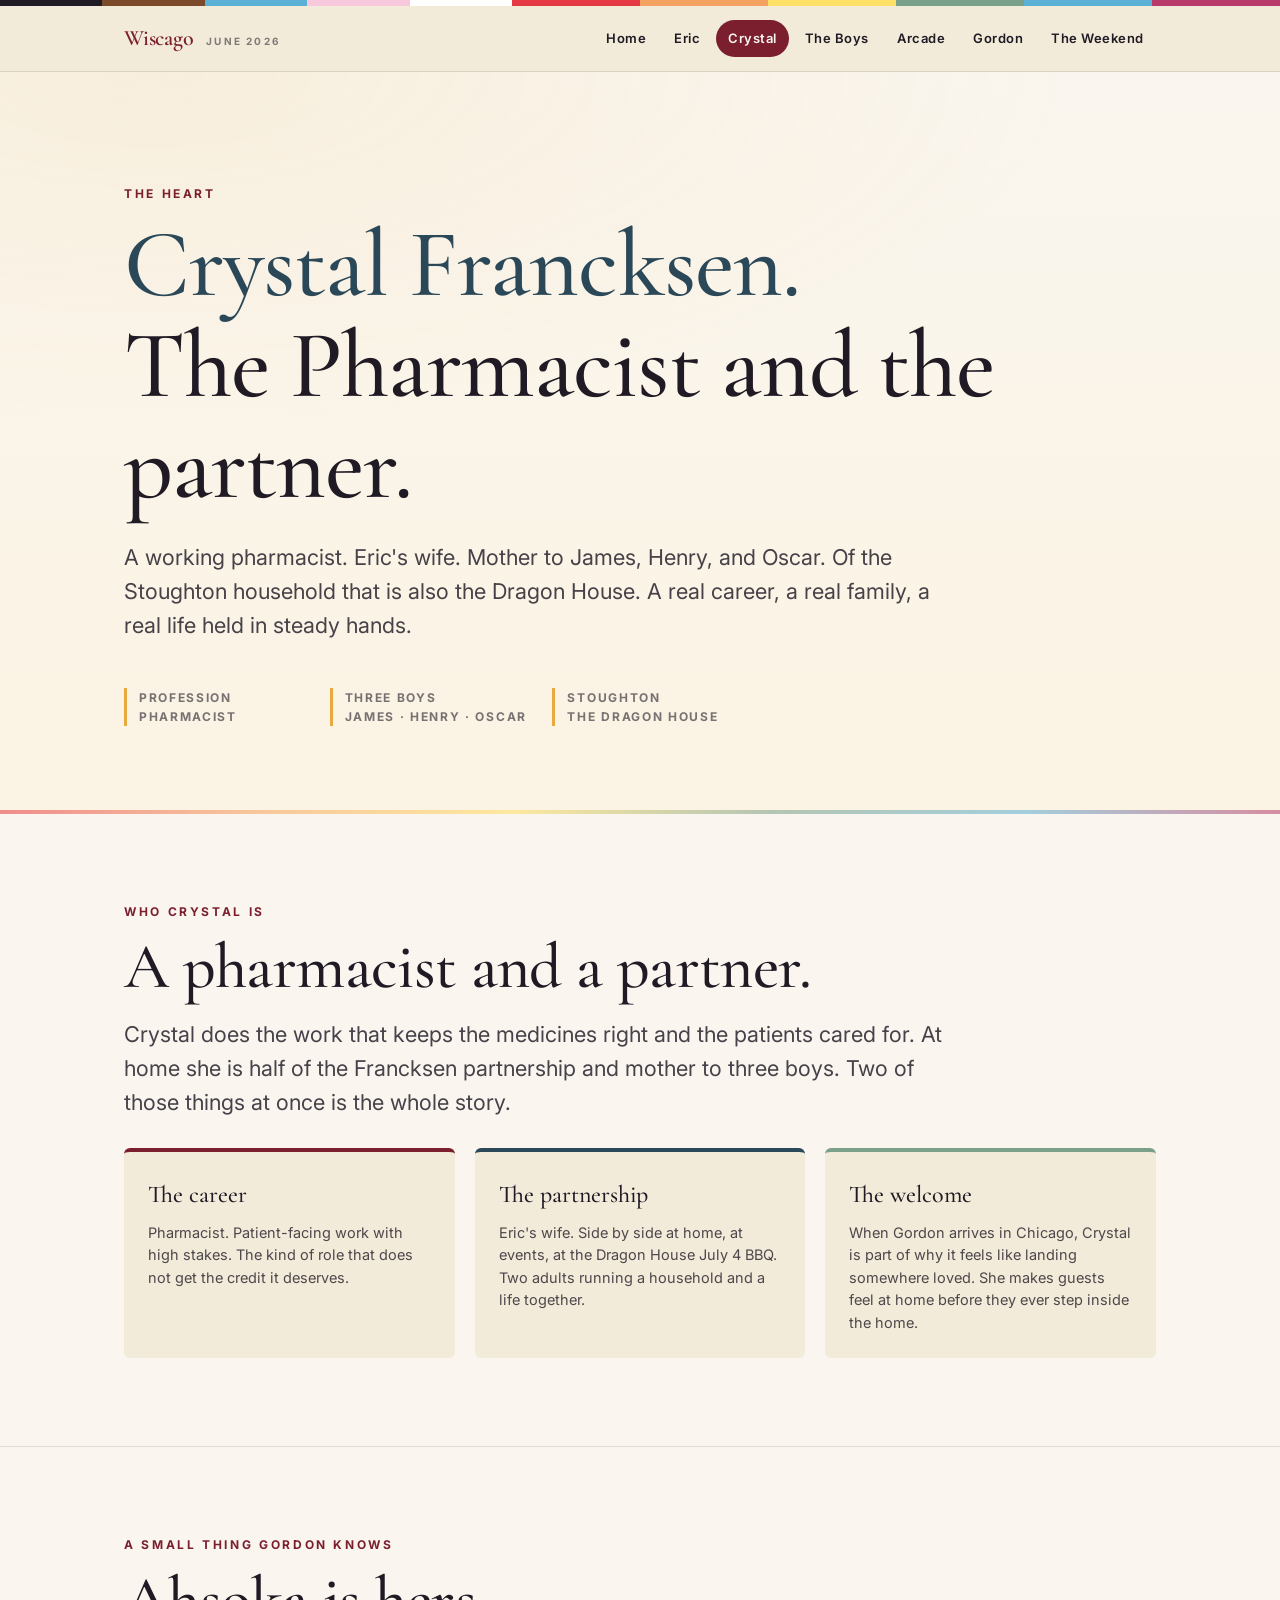
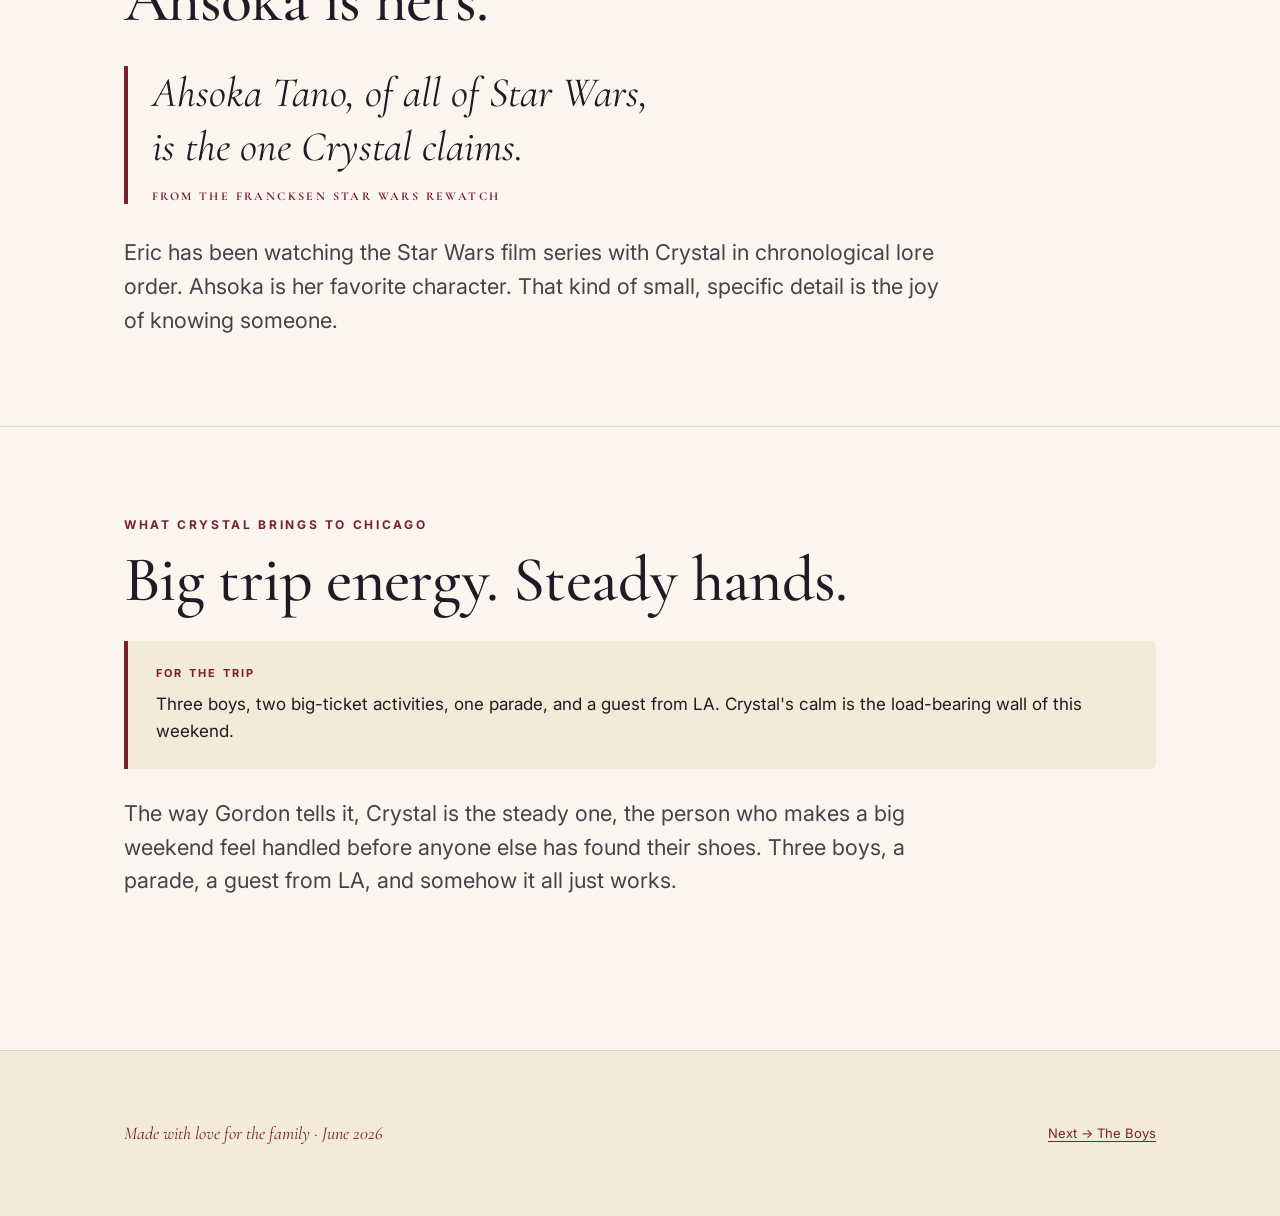
<file: crystal.html>
<!DOCTYPE html>
<html lang="en">
<head>
<meta charset="utf-8">
<meta name="viewport" content="width=device-width, initial-scale=1">
<title>Crystal Francksen · Wiscago</title>
<meta property="og:type" content="website">
<meta property="og:site_name" content="Wiscago">
<meta property="og:title" content="Crystal Francksen · Wiscago">
<meta property="og:description" content="Wiscago: a family Pride weekend in Chicago, June 26 to 28, 2026. Eric and Crystal Francksen, their three boys, and Gordon Bellamy. Eric's first Pride parade.">
<meta property="og:url" content="https://gordonusc.github.io/wiscago/crystal.html">
<meta property="og:image" content="https://gordonusc.github.io/wiscago/og.png">
<meta property="og:image:width" content="1200">
<meta property="og:image:height" content="630">
<meta name="twitter:card" content="summary_large_image">
<meta name="twitter:title" content="Crystal Francksen · Wiscago">
<meta name="twitter:description" content="Wiscago: a family Pride weekend in Chicago, June 26 to 28, 2026. Eric and Crystal Francksen, their three boys, and Gordon Bellamy. Eric's first Pride parade.">
<meta name="twitter:image" content="https://gordonusc.github.io/wiscago/og.png">
<meta name="theme-color" content="#7B1F2F">

<link rel="stylesheet" href="styles.css">
</head>
<body>
<a class="skip-link" href="#main">Skip to content</a>

<div class="pride-bar progress"></div>

<header class="masthead">
  <div class="wrap">
    <a class="brand" href="index.html">Wiscago <span class="sub">June 2026</span></a>
    <nav class="primary">
      <a href="index.html">Home</a>
      <a href="eric.html">Eric</a>
      <a href="crystal.html" class="current">Crystal</a>
      <a href="boys.html">The Boys</a>
      <a href="games.html">Arcade</a>
      <a href="gordon.html">Gordon</a>
      <a href="weekend.html">The Weekend</a>
    </nav>
  </div>
</header>

<main id="main">

<section class="hero">
  <div class="wrap">
    <div class="eyebrow">The Heart</div>
    <h1 class="display"><span class="sub-accent">Crystal Francksen.</span><br>The Pharmacist and the partner.</h1>
    <p class="lede" style="margin-top: 24px;">A working pharmacist. Eric's wife. Mother to James, Henry, and Oscar. Of the Stoughton household that is also the Dragon House. A real career, a real family, a real life held in steady hands.</p>
    <div class="hero-meta">
      <div>Profession<br>Pharmacist</div>
      <div>Three boys<br>James · Henry · Oscar</div>
      <div>Stoughton<br>The Dragon House</div>
    </div>
  </div>
</section>

<section class="section">
  <div class="wrap">
    <div class="eyebrow">Who Crystal is</div>
    <h2 class="display">A pharmacist and a partner.</h2>
    <p class="lede" style="margin-top: 18px;">Crystal does the work that keeps the medicines right and the patients cared for. At home she is half of the Francksen partnership and mother to three boys. Two of those things at once is the whole story.</p>
    <div class="cards-grid">
      <div class="fact-card alt">
        <h4>The career</h4>
        <p>Pharmacist. Patient-facing work with high stakes. The kind of role that does not get the credit it deserves.</p>
      </div>
      <div class="fact-card teal">
        <h4>The partnership</h4>
        <p>Eric's wife. Side by side at home, at events, at the Dragon House July 4 BBQ. Two adults running a household and a life together.</p>
      </div>
      <div class="fact-card sage">
        <h4>The welcome</h4>
        <p>When Gordon arrives in Chicago, Crystal is part of why it feels like landing somewhere loved. She makes guests feel at home before they ever step inside the home.</p>
      </div>
    </div>
  </div>
</section>

<section class="section">
  <div class="wrap">
    <div class="eyebrow">A small thing Gordon knows</div>
    <h2 class="display">Ahsoka is hers.</h2>
    <div class="quote">
      Ahsoka Tano, of all of Star Wars, is the one Crystal claims.
      <span class="attr">From the Francksen Star Wars rewatch</span>
    </div>
    <p class="lede">Eric has been watching the Star Wars film series with Crystal in chronological lore order. Ahsoka is her favorite character. That kind of small, specific detail is the joy of knowing someone.</p>
  </div>
</section>

<section class="section">
  <div class="wrap">
    <div class="eyebrow">What Crystal brings to Chicago</div>
    <h2 class="display">Big trip energy. Steady hands.</h2>
    <div class="callout">
      <div class="label">For the trip</div>
      <p>Three boys, two big-ticket activities, one parade, and a guest from LA. Crystal's calm is the load-bearing wall of this weekend.</p>
    </div>
    <p class="lede" style="margin-top: 28px;">The way Gordon tells it, Crystal is the steady one, the person who makes a big weekend feel handled before anyone else has found their shoes. Three boys, a parade, a guest from LA, and somehow it all just works.</p>
  </div>
</section>

</main>

<footer class="site">
  <div class="wrap">
    <div class="made">Made with love for the family · June 2026</div>
    <div><a href="boys.html">Next → The Boys</a></div>
  </div>
</footer>

</body>
</html>
</file>
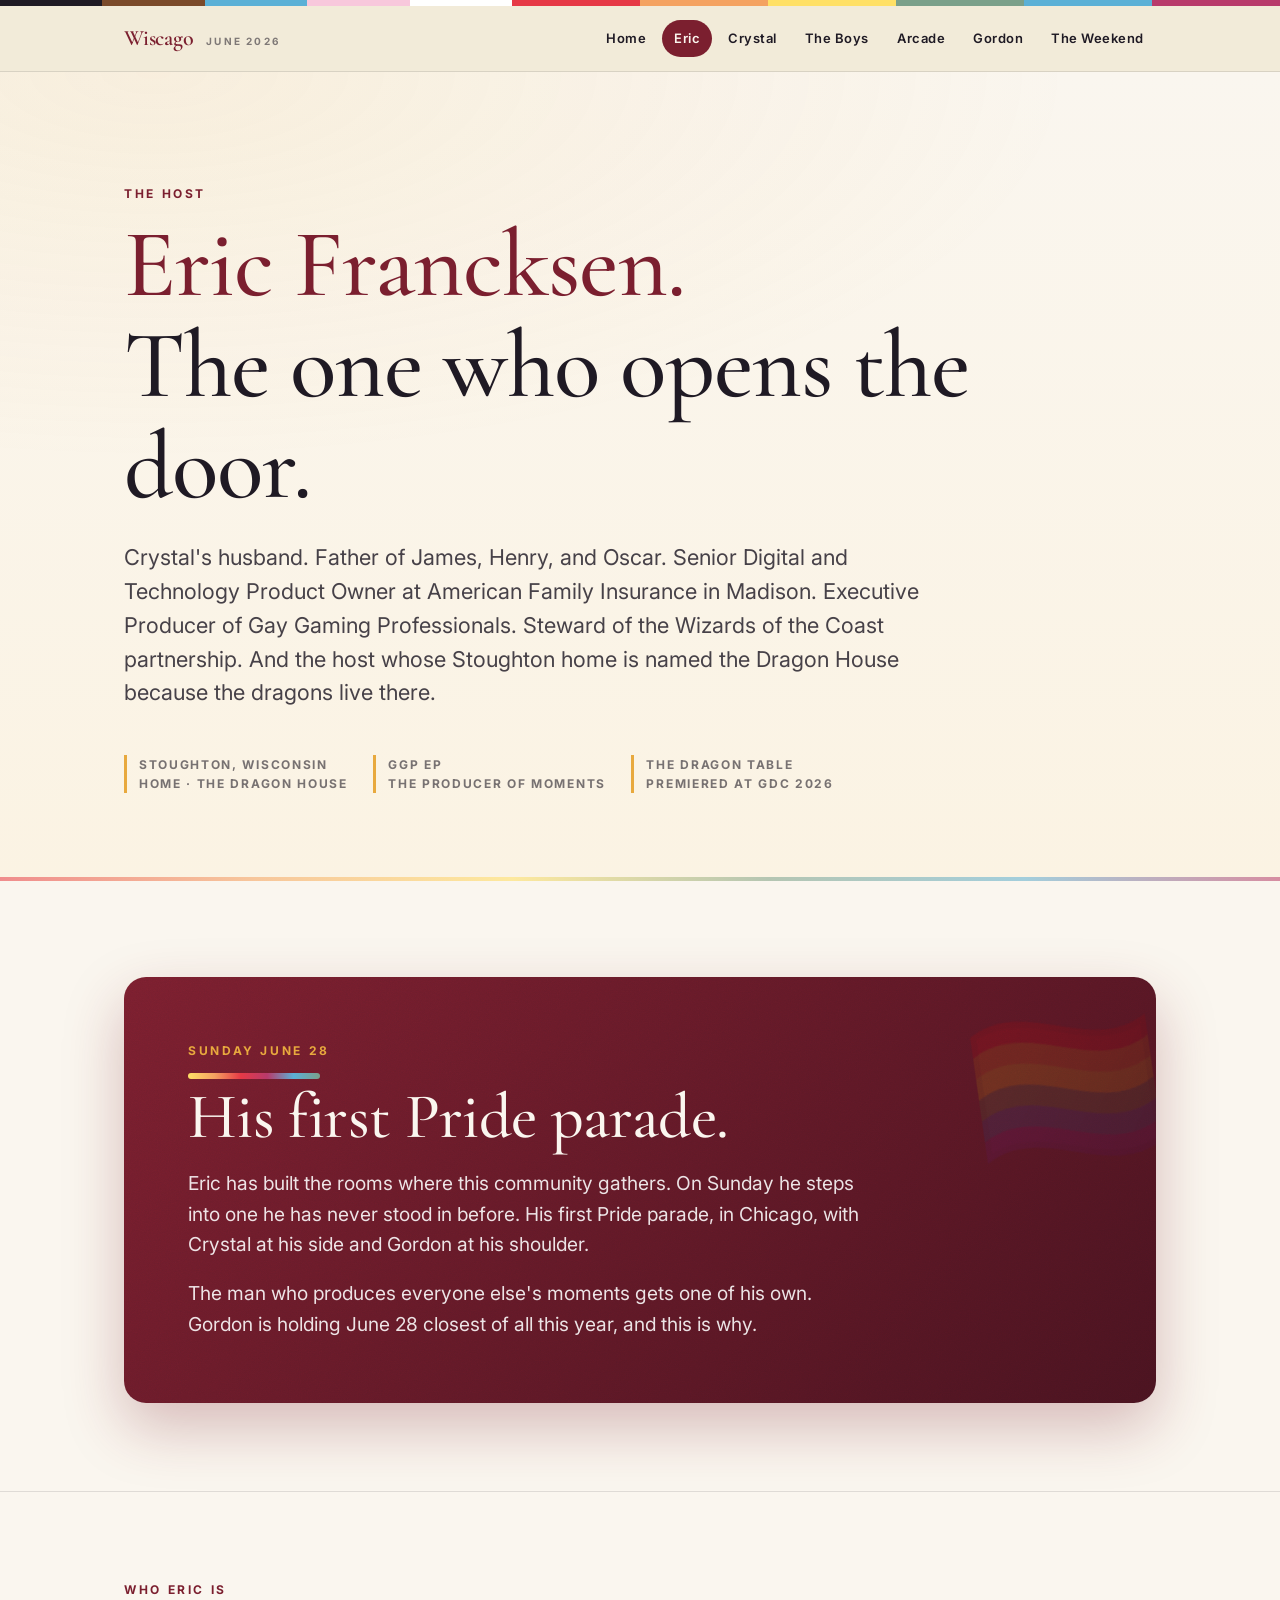
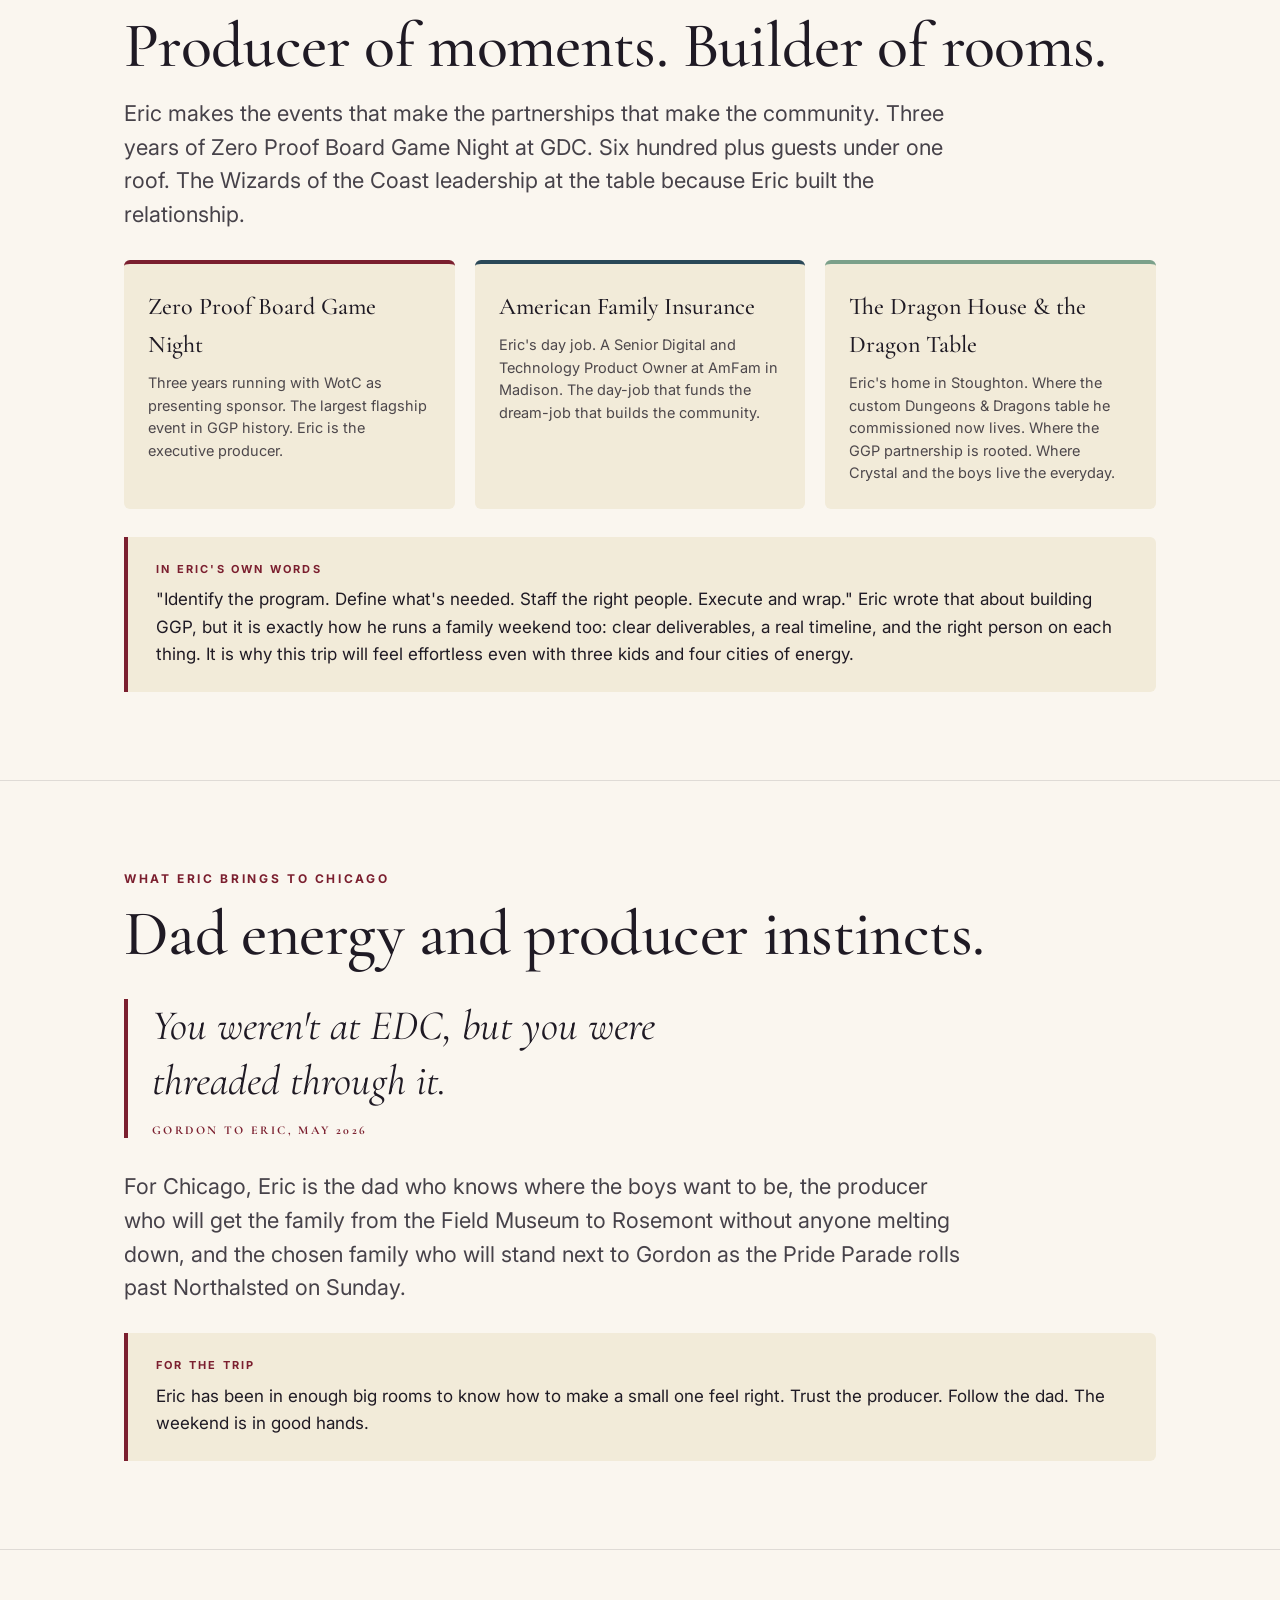
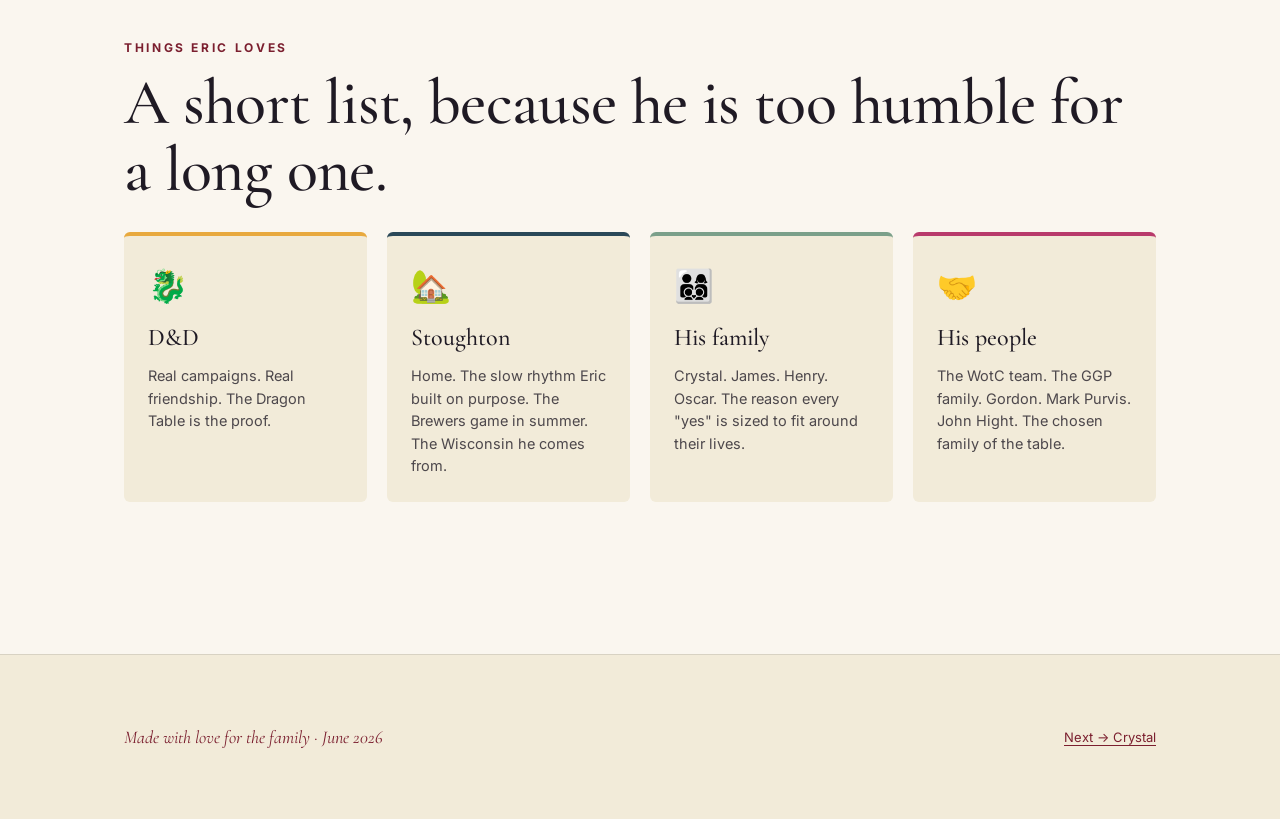
<file: eric.html>
<!DOCTYPE html>
<html lang="en">
<head>
<meta charset="utf-8">
<meta name="viewport" content="width=device-width, initial-scale=1">
<title>Eric Francksen · Wiscago</title>
<meta property="og:type" content="website">
<meta property="og:site_name" content="Wiscago">
<meta property="og:title" content="Eric Francksen · Wiscago">
<meta property="og:description" content="Wiscago: a family Pride weekend in Chicago, June 26 to 28, 2026. Eric and Crystal Francksen, their three boys, and Gordon Bellamy. Eric's first Pride parade.">
<meta property="og:url" content="https://gordonusc.github.io/wiscago/eric.html">
<meta property="og:image" content="https://gordonusc.github.io/wiscago/og.png">
<meta property="og:image:width" content="1200">
<meta property="og:image:height" content="630">
<meta name="twitter:card" content="summary_large_image">
<meta name="twitter:title" content="Eric Francksen · Wiscago">
<meta name="twitter:description" content="Wiscago: a family Pride weekend in Chicago, June 26 to 28, 2026. Eric and Crystal Francksen, their three boys, and Gordon Bellamy. Eric's first Pride parade.">
<meta name="twitter:image" content="https://gordonusc.github.io/wiscago/og.png">
<meta name="theme-color" content="#7B1F2F">

<link rel="preconnect" href="https://fonts.googleapis.com">
<link rel="preconnect" href="https://fonts.gstatic.com" crossorigin>
<link rel="stylesheet" href="styles.css">
</head>
<body>
<a class="skip-link" href="#main">Skip to content</a>

<div class="scrollbar" id="scrollbar"></div>
<div class="pride-bar progress"></div>

<header class="masthead">
  <div class="wrap">
    <a class="brand" href="index.html">Wiscago <span class="sub">June 2026</span></a>
    <nav class="primary">
      <a href="index.html">Home</a>
      <a href="eric.html" class="current">Eric</a>
      <a href="crystal.html">Crystal</a>
      <a href="boys.html">The Boys</a>
      <a href="games.html">Arcade</a>
      <a href="gordon.html">Gordon</a>
      <a href="weekend.html">The Weekend</a>
    </nav>
  </div>
</header>

<main id="main">

<section class="hero">
  <div class="wrap">
    <div class="eyebrow">The Host</div>
    <h1 class="display"><span class="accent">Eric Francksen.</span><br>The one who opens the door.</h1>
    <p class="lede" style="margin-top: 24px;">Crystal's husband. Father of James, Henry, and Oscar. Senior Digital and Technology Product Owner at American Family Insurance in Madison. Executive Producer of Gay Gaming Professionals. Steward of the Wizards of the Coast partnership. And the host whose Stoughton home is named the Dragon House because the dragons live there.</p>
    <div class="hero-meta">
      <div>Stoughton, Wisconsin<br>Home · the Dragon House</div>
      <div>GGP EP<br>The producer of moments</div>
      <div>The Dragon Table<br>Premiered at GDC 2026</div>
    </div>
  </div>
</section>

<section class="section">
  <div class="wrap">
    <div class="moment reveal">
      <div class="eyebrow">Sunday June 28</div>
      <div class="rainbow-rule"></div>
      <h2 class="display">His first Pride parade.</h2>
      <p>Eric has built the rooms where this community gathers. On Sunday he steps into one he has never stood in before. His first Pride parade, in Chicago, with Crystal at his side and Gordon at his shoulder.</p>
      <p>The man who produces everyone else's moments gets one of his own. Gordon is holding June 28 closest of all this year, and this is why.</p>
    </div>
  </div>
</section>

<section class="section">
  <div class="wrap">
    <div class="eyebrow">Who Eric is</div>
    <h2 class="display">Producer of moments. Builder of rooms.</h2>
    <p class="lede" style="margin-top: 18px;">Eric makes the events that make the partnerships that make the community. Three years of Zero Proof Board Game Night at GDC. Six hundred plus guests under one roof. The Wizards of the Coast leadership at the table because Eric built the relationship.</p>
    <div class="cards-grid">
      <div class="fact-card alt">
        <h4>Zero Proof Board Game Night</h4>
        <p>Three years running with WotC as presenting sponsor. The largest flagship event in GGP history. Eric is the executive producer.</p>
      </div>
      <div class="fact-card teal">
        <h4>American Family Insurance</h4>
        <p>Eric's day job. A Senior Digital and Technology Product Owner at AmFam in Madison. The day-job that funds the dream-job that builds the community.</p>
      </div>
      <div class="fact-card sage">
        <h4>The Dragon House &amp; the Dragon Table</h4>
        <p>Eric's home in Stoughton. Where the custom Dungeons &amp; Dragons table he commissioned now lives. Where the GGP partnership is rooted. Where Crystal and the boys live the everyday.</p>
      </div>
    </div>
    <div class="callout" style="margin-top:28px;">
      <div class="label">In Eric's own words</div>
      <p>"Identify the program. Define what's needed. Staff the right people. Execute and wrap." Eric wrote that about building GGP, but it is exactly how he runs a family weekend too: clear deliverables, a real timeline, and the right person on each thing. It is why this trip will feel effortless even with three kids and four cities of energy.</p>
    </div>
  </div>
</section>

<section class="section">
  <div class="wrap">
    <div class="eyebrow">What Eric brings to Chicago</div>
    <h2 class="display">Dad energy and producer instincts.</h2>
    <div class="quote">
      You weren't at EDC, but you were threaded through it.
      <span class="attr">Gordon to Eric, May 2026</span>
    </div>
    <p class="lede">For Chicago, Eric is the dad who knows where the boys want to be, the producer who will get the family from the Field Museum to Rosemont without anyone melting down, and the chosen family who will stand next to Gordon as the Pride Parade rolls past Northalsted on Sunday.</p>
    <div class="callout">
      <div class="label">For the trip</div>
      <p>Eric has been in enough big rooms to know how to make a small one feel right. Trust the producer. Follow the dad. The weekend is in good hands.</p>
    </div>
  </div>
</section>

<section class="section">
  <div class="wrap">
    <div class="eyebrow">Things Eric loves</div>
    <h2 class="display">A short list, because he is too humble for a long one.</h2>
    <div class="cards-grid">
      <div class="fact-card"><div class="icon">🐉</div><h4>D&amp;D</h4><p>Real campaigns. Real friendship. The Dragon Table is the proof.</p></div>
      <div class="fact-card teal"><div class="icon">🏡</div><h4>Stoughton</h4><p>Home. The slow rhythm Eric built on purpose. The Brewers game in summer. The Wisconsin he comes from.</p></div>
      <div class="fact-card sage"><div class="icon">👨‍👩‍👦‍👦</div><h4>His family</h4><p>Crystal. James. Henry. Oscar. The reason every "yes" is sized to fit around their lives.</p></div>
      <div class="fact-card berry"><div class="icon">🤝</div><h4>His people</h4><p>The WotC team. The GGP family. Gordon. Mark Purvis. John Hight. The chosen family of the table.</p></div>
    </div>
  </div>
</section>

</main>

<footer class="site">
  <div class="wrap">
    <div class="made">Made with love for the family · June 2026</div>
    <div><a href="crystal.html">Next → Crystal</a></div>
  </div>
</footer>

<script>
document.body.classList.add('js');
(function(){
  var bar=document.getElementById('scrollbar');
  if(bar){
    var upd=function(){ var h=document.documentElement.scrollHeight-window.innerHeight; bar.style.width=(h>0?(window.scrollY/h*100):0)+'%'; };
    upd(); window.addEventListener('scroll',upd,{passive:true}); window.addEventListener('resize',upd);
  }
  var els=document.querySelectorAll('.reveal');
  if(!('IntersectionObserver' in window)){ els.forEach(function(e){e.classList.add('in');}); return; }
  var io=new IntersectionObserver(function(entries){
    entries.forEach(function(en){ if(en.isIntersecting){ en.target.classList.add('in'); io.unobserve(en.target); } });
  }, {threshold:0.12});
  els.forEach(function(e){ io.observe(e); });
})();
</script>

</body>
</html>
</file>
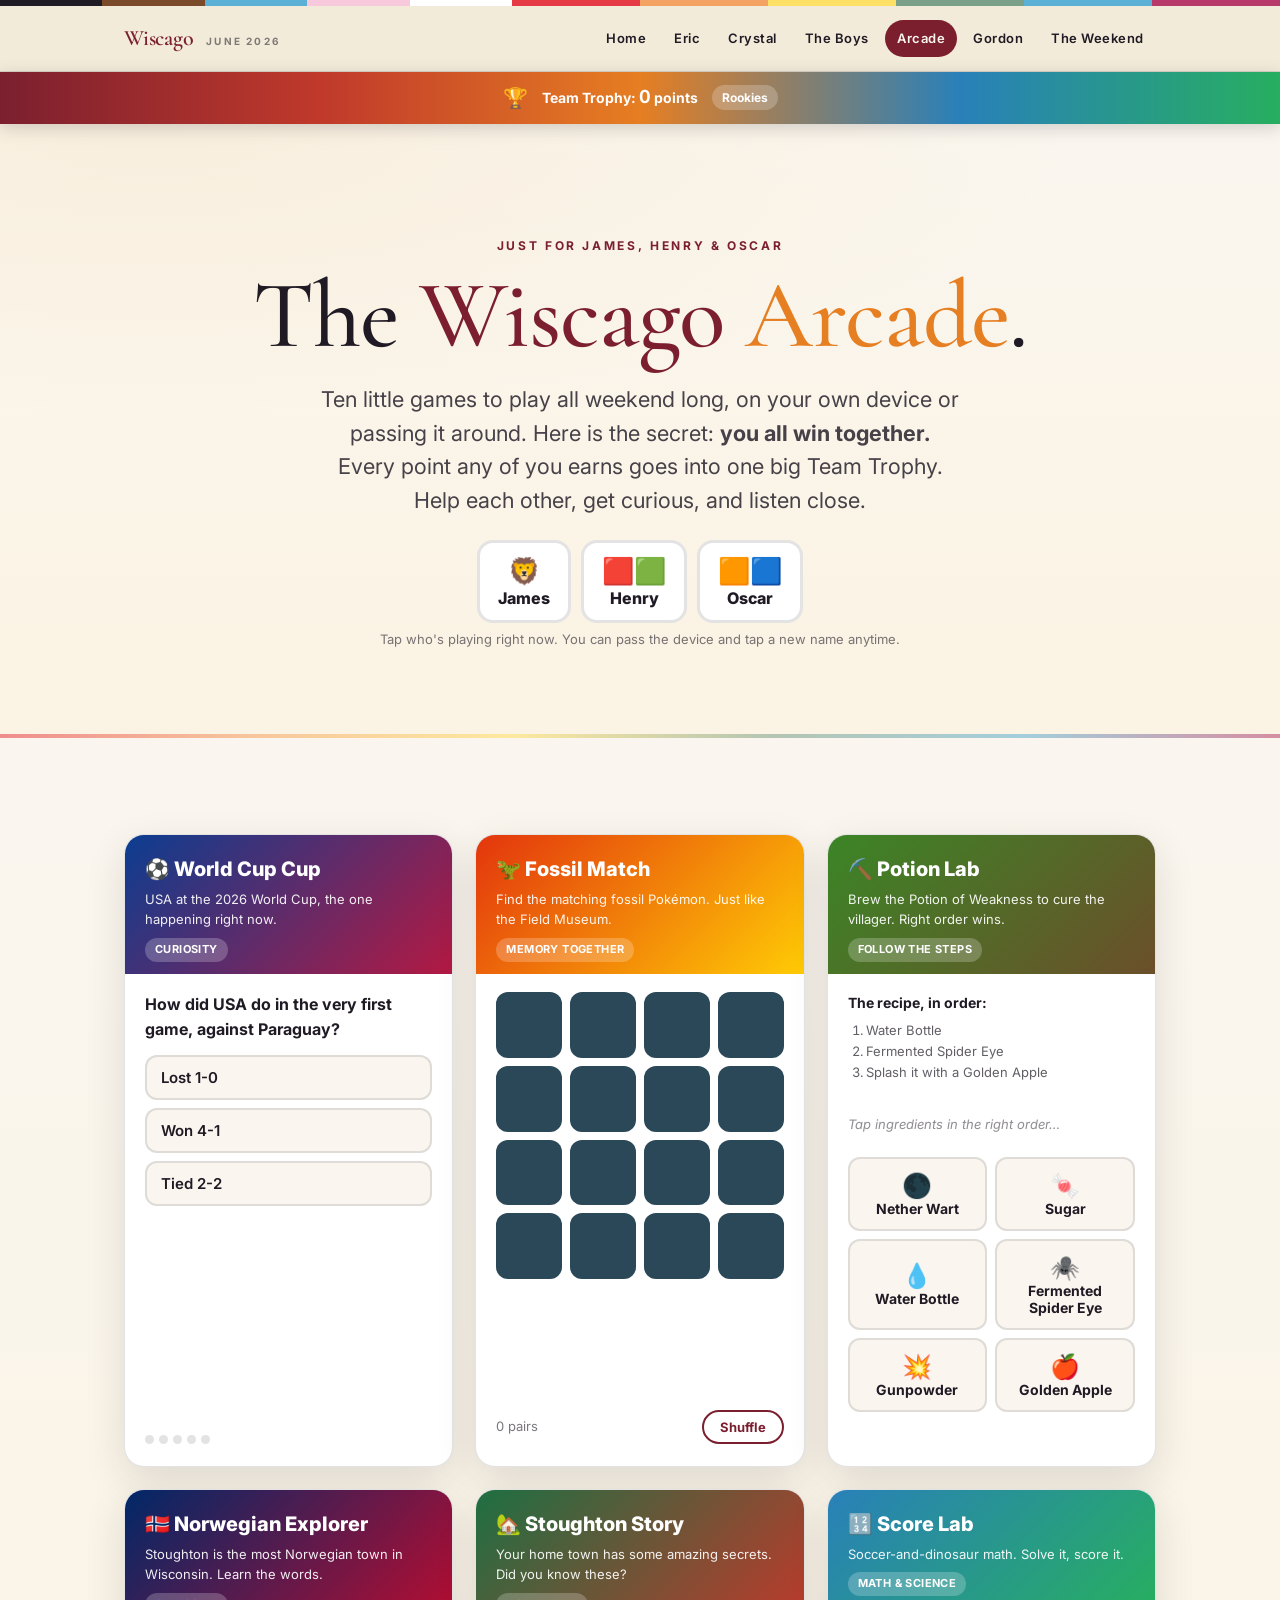
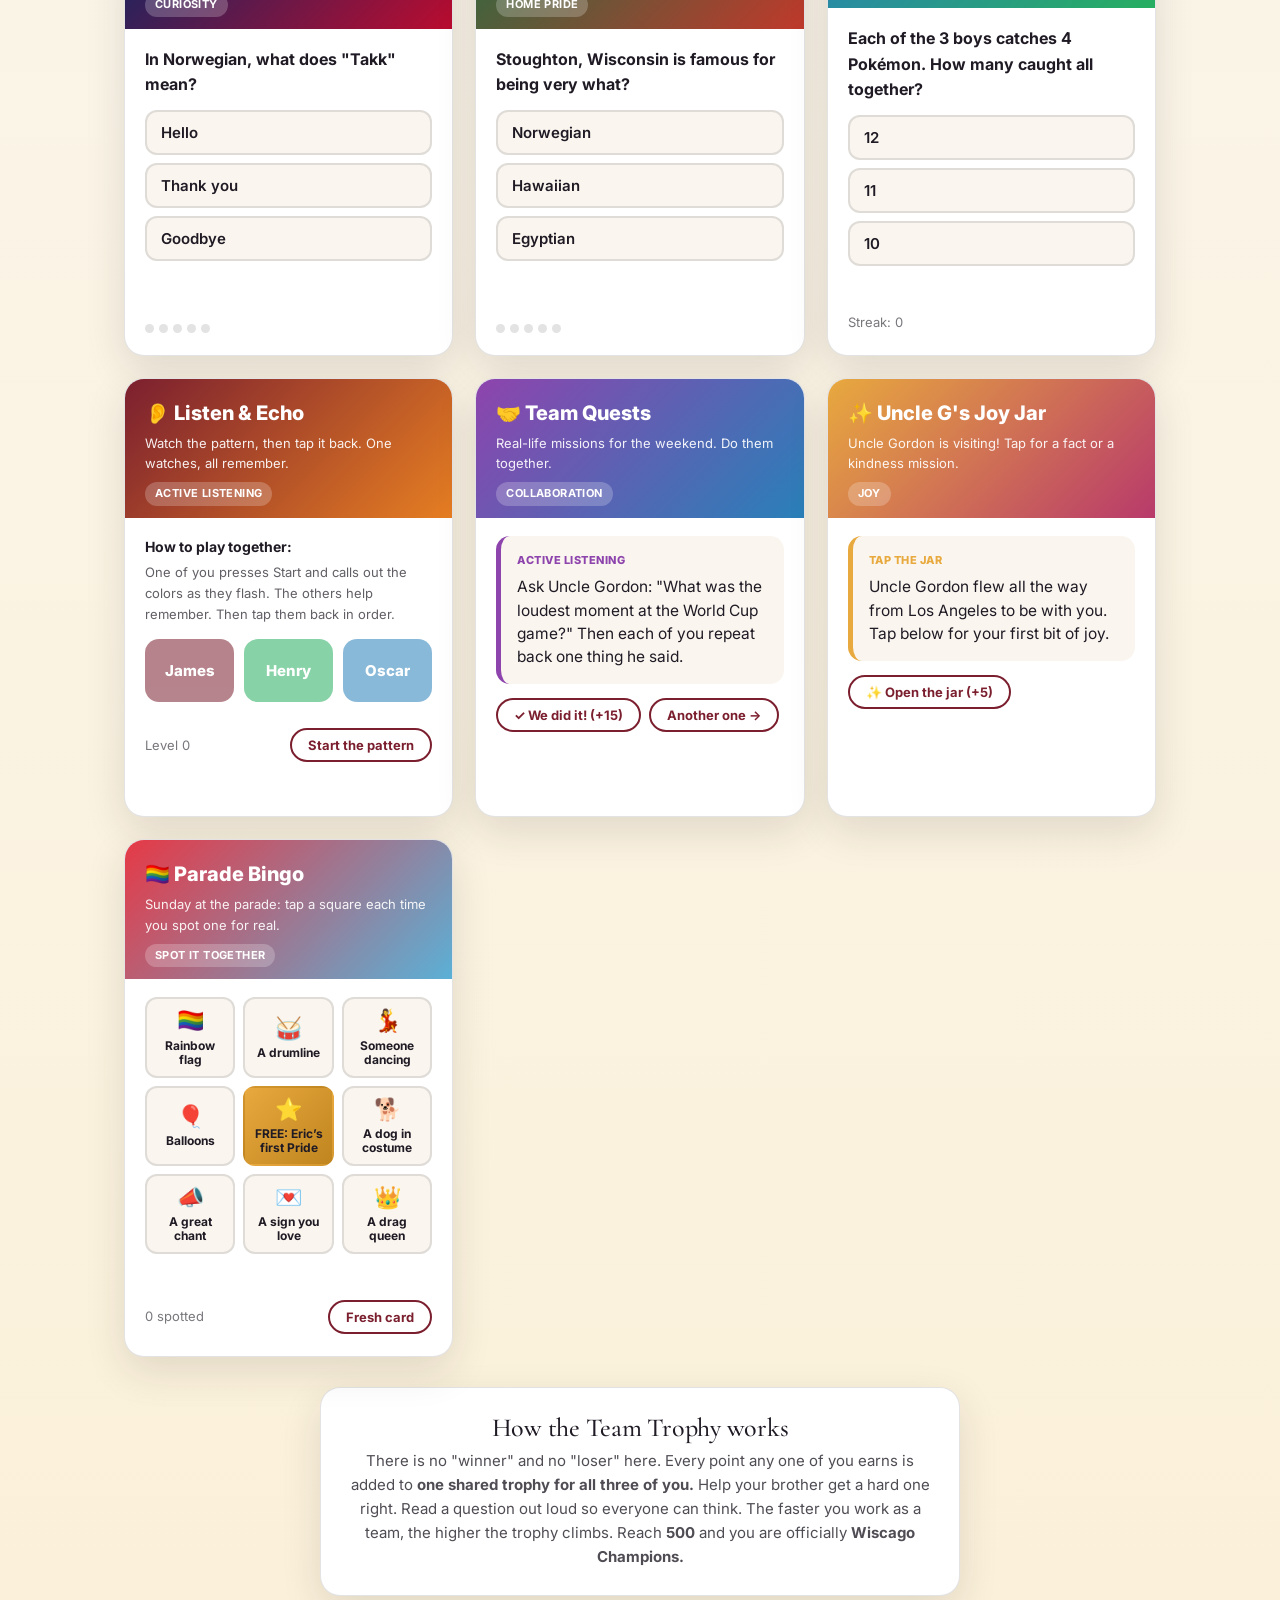
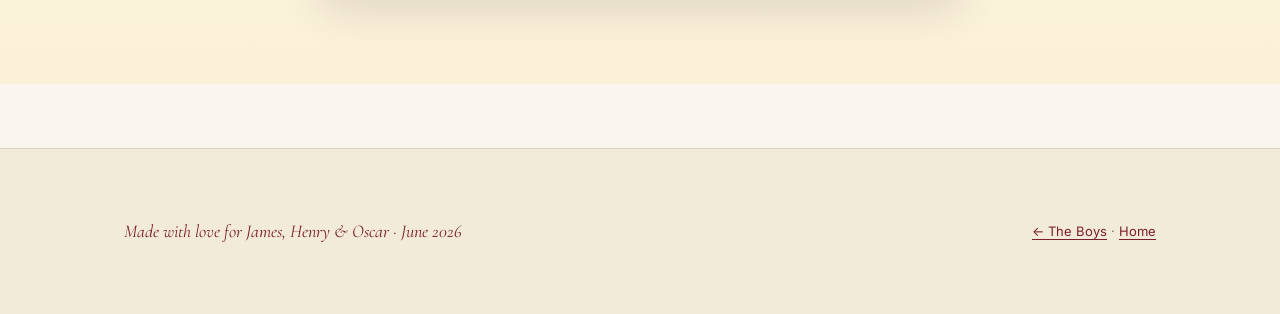
<file: games.html>
<!DOCTYPE html>
<html lang="en">
<head>
<meta charset="utf-8">
<meta name="viewport" content="width=device-width, initial-scale=1">
<title>The Wiscago Arcade · Games for James, Henry &amp; Oscar</title>
<meta name="description" content="Bespoke learning games for the Francksen boys: World Cup, Pokémon, Minecraft, Stoughton, Norwegian history, math, and joy. Play together all weekend.">
<meta property="og:type" content="website">
<meta property="og:site_name" content="Wiscago">
<meta property="og:title" content="The Wiscago Arcade · Games for James, Henry &amp; Oscar">
<meta property="og:description" content="Bespoke learning games for the Francksen boys: World Cup, Pokémon, Minecraft, Stoughton, Norwegian history, math, and joy. Play together all weekend.">
<meta property="og:url" content="https://gordonusc.github.io/wiscago/games.html">
<meta property="og:image" content="https://gordonusc.github.io/wiscago/og.png">
<meta property="og:image:width" content="1200">
<meta property="og:image:height" content="630">
<meta name="twitter:card" content="summary_large_image">
<meta name="twitter:title" content="The Wiscago Arcade · Games for James, Henry &amp; Oscar">
<meta name="twitter:description" content="Bespoke learning games for the Francksen boys: World Cup, Pokémon, Minecraft, Stoughton, Norwegian history, math, and joy. Play together all weekend.">
<meta name="twitter:image" content="https://gordonusc.github.io/wiscago/og.png">
<meta name="theme-color" content="#7B1F2F">
<link rel="stylesheet" href="styles.css">
<style>
  :root{
    --james:var(--burgundy);
    --henryA:var(--henry-red); --henryB:var(--henry-green);
    --oscarA:var(--oscar-orange); --oscarB:var(--oscar-blue);
  }
  .arcade-hero{ text-align:center; }
  .arcade-hero .display{ line-height:1.02; }
  .team-banner{
    position:sticky; top:0; z-index:40;
    background:linear-gradient(90deg,var(--burgundy),var(--henry-red),var(--oscar-orange),var(--oscar-blue),var(--henry-green));
    color:#fff; padding:10px 16px; display:flex; align-items:center; justify-content:center; gap:14px;
    font-family:'Inter',sans-serif; font-weight:700; font-size:14px; box-shadow:0 4px 16px rgba(31,26,36,.18);
  }
  .team-banner .trophy{ font-size:20px; }
  .team-banner .tt-num{ font-variant-numeric:tabular-nums; font-size:18px; }
  .team-banner .tt-lvl{ background:rgba(255,255,255,.22); padding:3px 10px; border-radius:100px; font-size:12px; }

  .who{ display:flex; gap:10px; justify-content:center; flex-wrap:wrap; margin:22px 0 6px; }
  .who-btn{ appearance:none; border:3px solid var(--rule); background:#fff; border-radius:16px; padding:12px 18px;
    font-family:'Inter',sans-serif; font-weight:800; font-size:16px; cursor:pointer; transition:transform .12s, box-shadow .12s; color:var(--ink); }
  .who-btn .em{ display:block; font-size:26px; margin-bottom:2px; }
  .who-btn[data-boy="james"].on{ border-color:var(--james); box-shadow:0 8px 22px rgba(123,31,47,.3); }
  .who-btn[data-boy="henry"].on{ border-color:var(--henry-red); box-shadow:0 8px 22px rgba(192,57,43,.3); }
  .who-btn[data-boy="oscar"].on{ border-color:var(--oscar-orange); box-shadow:0 8px 22px rgba(230,126,34,.3); }
  .who-btn.on{ transform:translateY(-3px); }
  .who-note{ text-align:center; font-size:13px; color:rgba(31,26,36,.6); }

  .arcade-grid{ display:grid; grid-template-columns:repeat(auto-fill,minmax(300px,1fr)); gap:22px; margin-top:8px; }
  .cab{ background:#fff; border-radius:20px; border:1px solid var(--rule); box-shadow:var(--shadow); overflow:hidden; display:flex; flex-direction:column; }
  .cab__top{ padding:18px 20px 12px; color:#fff; }
  .cab__top h3{ font-family:'Inter',sans-serif; font-weight:800; font-size:20px; margin:0; display:flex; align-items:center; gap:10px; }
  .cab__top .sub{ font-size:13px; opacity:.92; margin-top:4px; }
  .cab__skill{ display:inline-block; margin-top:8px; font-size:11px; font-weight:700; letter-spacing:.4px; text-transform:uppercase; background:rgba(255,255,255,.22); padding:3px 10px; border-radius:100px; }
  .cab__body{ padding:18px 20px 22px; flex:1; display:flex; flex-direction:column; }
  /* cabinet header colors */
  .c-worldcup .cab__top{ background:linear-gradient(135deg,#0B3D91,#B31942); }
  .c-pokemon .cab__top{ background:linear-gradient(135deg,#E3350D,#FFCB05); }
  .c-minecraft .cab__top{ background:linear-gradient(135deg,#3B8526,#6B4F2A); }
  .c-norsk .cab__top{ background:linear-gradient(135deg,#002868,#BA0C2F); }
  .c-stoughton .cab__top{ background:linear-gradient(135deg,#1D6F42,#C0392B); }
  .c-math .cab__top{ background:linear-gradient(135deg,#2980B9,#27AE60); }
  .c-listen .cab__top{ background:linear-gradient(135deg,#7B1F2F,#E67E22); }
  .c-quest .cab__top{ background:linear-gradient(135deg,#8E44AD,#2980B9); }
  .c-uncle .cab__top{ background:linear-gradient(135deg,#E8A93E,#B83A6B); }
  .c-bingo .cab__top{ background:linear-gradient(135deg,#E63946,#5BB0D6); }

  /* parade bingo */
  .bingo3{ display:grid; grid-template-columns:repeat(3,1fr); gap:8px; }
  .bcell{ appearance:none; border:2px solid var(--rule); background:var(--cream); border-radius:12px; padding:8px 6px;
    min-height:74px; font-family:'Inter',sans-serif; font-weight:700; font-size:12px; line-height:1.2; cursor:pointer; color:var(--ink);
    display:flex; flex-direction:column; align-items:center; justify-content:center; gap:5px; text-align:center; transition:transform .1s, background .15s, border-color .15s; }
  .bcell .be{ font-size:22px; }
  .bcell:hover{ transform:translateY(-2px); }
  .bcell.hit{ background:linear-gradient(135deg,#B83A6B,#7b1f47); color:#fff; border-color:transparent; }
  .bcell.free{ background:rgba(232,169,62,.2); border-style:dashed; }
  .bcell.free.hit{ background:linear-gradient(135deg,#E8A93E,#c0851f); color:var(--ink); }

  .q{ font-weight:700; font-size:16px; margin-bottom:12px; min-height:46px; }
  .opts{ display:grid; gap:8px; }
  .opt{ appearance:none; text-align:left; border:2px solid var(--rule); background:var(--cream); border-radius:12px; padding:11px 14px;
    font-family:'Inter',sans-serif; font-size:15px; font-weight:600; cursor:pointer; color:var(--ink); transition:transform .1s, border-color .12s, background .12s; }
  .opt:hover{ transform:translateX(3px); }
  .opt.right{ border-color:#1D6F42; background:#E7F6EC; }
  .opt.wrong{ border-color:#C0392B; background:#FBE9E7; }
  .opt:disabled{ cursor:default; }
  .feedback{ margin-top:12px; font-size:14px; font-weight:700; min-height:20px; }
  .feedback.good{ color:#1D6F42; }
  .feedback.try{ color:#C0392B; }
  .cab__foot{ margin-top:auto; padding-top:14px; display:flex; align-items:center; justify-content:space-between; }
  .progress-dots{ display:flex; gap:5px; }
  .pdot{ width:9px; height:9px; border-radius:50%; background:var(--rule); }
  .pdot.done{ background:#1D6F42; }
  .pdot.miss{ background:#E8A93E; }
  .mini-btn{ appearance:none; border:2px solid var(--burgundy); color:var(--burgundy); background:transparent; border-radius:100px;
    padding:7px 16px; font-family:'Inter',sans-serif; font-weight:700; font-size:13px; cursor:pointer; }
  .mini-btn:hover{ background:var(--burgundy); color:#fff; }
  .done-stamp{ font-weight:800; color:#1D6F42; font-size:14px; }

  /* memory match */
  .memo{ display:grid; grid-template-columns:repeat(4,1fr); gap:8px; }
  .card{ aspect-ratio:1/1; border-radius:12px; border:none; background:var(--teal); cursor:pointer; font-size:24px;
    display:flex; align-items:center; justify-content:center; color:transparent; transition:transform .15s, background .15s; }
  .card.up{ background:var(--cream); color:var(--ink); border:2px solid var(--gold); }
  .card.matched{ background:#E7F6EC; color:var(--ink); border:2px solid #1D6F42; cursor:default; }

  /* potion lab */
  .ingredients{ display:grid; grid-template-columns:repeat(2,1fr); gap:8px; }
  .ingredient{ appearance:none; border:2px solid var(--rule); background:var(--cream); border-radius:12px; padding:12px 8px;
    font-family:'Inter',sans-serif; font-weight:700; font-size:14px; cursor:pointer; color:var(--ink); }
  .ingredient .em{ display:block; font-size:24px; }
  .ingredient.used{ opacity:.4; cursor:default; }
  .brew-track{ display:flex; gap:6px; margin:12px 0; min-height:40px; align-items:center; flex-wrap:wrap; }
  .brew-step{ background:#3B8526; color:#fff; border-radius:8px; padding:6px 10px; font-size:13px; font-weight:700; }

  /* listen & echo */
  .echo-pads{ display:grid; grid-template-columns:repeat(3,1fr); gap:10px; margin:6px 0 12px; }
  .pad{ aspect-ratio:1.4/1; border:none; border-radius:14px; cursor:pointer; opacity:.55; transition:opacity .12s, transform .1s;
    font-family:'Inter',sans-serif; font-weight:800; color:#fff; font-size:15px; }
  .pad[data-p="james"]{ background:var(--burgundy); }
  .pad[data-p="henry"]{ background:var(--henry-green); }
  .pad[data-p="oscar"]{ background:var(--oscar-blue); }
  .pad.flash{ opacity:1; transform:scale(1.04); }

  /* quest deck */
  .quest-card{ background:var(--cream); border-radius:14px; padding:16px; border-left:5px solid #8E44AD; }
  .quest-card .badge-line{ font-size:11px; font-weight:800; text-transform:uppercase; letter-spacing:.5px; color:#8E44AD; margin-bottom:6px; }
  .quest-card p{ font-size:15.5px; line-height:1.5; }
  .quest-actions{ display:flex; gap:8px; margin-top:14px; flex-wrap:wrap; }

  .scoreline{ font-size:13px; color:rgba(31,26,36,.6); }
  .win-note{ text-align:center; margin:30px auto 0; max-width:640px; background:#fff; border-radius:20px; padding:26px; box-shadow:var(--shadow); border:1px solid var(--rule); }
  @media (max-width:520px){ .memo{ grid-template-columns:repeat(4,1fr);} }
</style>
</head>
<body>
<a class="skip-link" href="#main">Skip to content</a>

<div class="pride-bar progress"></div>

<header class="masthead">
  <div class="wrap">
    <a class="brand" href="index.html">Wiscago <span class="sub">June 2026</span></a>
    <nav class="primary">
      <a href="index.html">Home</a>
      <a href="eric.html">Eric</a>
      <a href="crystal.html">Crystal</a>
      <a href="boys.html">The Boys</a>
      <a href="games.html" class="current">Arcade</a>
      <a href="gordon.html">Gordon</a>
      <a href="weekend.html">The Weekend</a>
    </nav>
  </div>
</header>

<main id="main">

<div class="team-banner">
  <span class="trophy">🏆</span>
  <span>Team Trophy: <span class="tt-num" id="ttNum">0</span> points</span>
  <span class="tt-lvl" id="ttLvl">Rookies</span>
</div>

<section class="hero arcade-hero playful">
  <div class="wrap">
    <div class="eyebrow">Just for James, Henry &amp; Oscar</div>
    <h1 class="display">The <span class="accent">Wiscago</span> <span style="color:var(--oscar-orange)">Arcade</span>.</h1>
    <p class="lede" style="margin-top:18px; max-width:640px; margin-left:auto; margin-right:auto;">Ten little games to play all weekend long, on your own device or passing it around. Here is the secret: <strong>you all win together.</strong> Every point any of you earns goes into one big Team Trophy. Help each other, get curious, and listen close.</p>

    <div class="who" id="whoRow">
      <button class="who-btn" data-boy="james"><span class="em">🦁</span>James</button>
      <button class="who-btn" data-boy="henry"><span class="em">🟥🟩</span>Henry</button>
      <button class="who-btn" data-boy="oscar"><span class="em">🟧🟦</span>Oscar</button>
    </div>
    <p class="who-note">Tap who's playing right now. You can pass the device and tap a new name anytime.</p>
  </div>
</section>

<section class="section playful">
  <div class="wrap">
    <div class="arcade-grid">

      <!-- 1. WORLD CUP -->
      <div class="cab c-worldcup" data-game="worldcup">
        <div class="cab__top">
          <h3>⚽ World Cup Cup</h3>
          <div class="sub">USA at the 2026 World Cup, the one happening right now.</div>
          <span class="cab__skill">Curiosity</span>
        </div>
        <div class="cab__body" data-quiz>
          <div class="q"></div>
          <div class="opts"></div>
          <div class="feedback"></div>
          <div class="cab__foot">
            <div class="progress-dots"></div>
            <button class="mini-btn next" style="display:none">Next →</button>
          </div>
        </div>
      </div>

      <!-- 2. POKEMON FOSSIL MATCH -->
      <div class="cab c-pokemon" data-game="pokemon">
        <div class="cab__top">
          <h3>🦖 Fossil Match</h3>
          <div class="sub">Find the matching fossil Pokémon. Just like the Field Museum.</div>
          <span class="cab__skill">Memory together</span>
        </div>
        <div class="cab__body">
          <div class="memo" data-memo></div>
          <div class="feedback"></div>
          <div class="cab__foot">
            <span class="scoreline" data-memo-score>0 pairs</span>
            <button class="mini-btn" data-memo-reset>Shuffle</button>
          </div>
        </div>
      </div>

      <!-- 3. MINECRAFT POTION LAB -->
      <div class="cab c-minecraft" data-game="minecraft">
        <div class="cab__top">
          <h3>⛏️ Potion Lab</h3>
          <div class="sub">Brew the Potion of Weakness to cure the villager. Right order wins.</div>
          <span class="cab__skill">Follow the steps</span>
        </div>
        <div class="cab__body" data-potion>
          <p style="font-size:14px;font-weight:700;margin-bottom:6px;">The recipe, in order:</p>
          <ol style="font-size:13px;margin:0 0 10px 18px;line-height:1.6;color:rgba(31,26,36,.7)">
            <li>Water Bottle</li><li>Fermented Spider Eye</li><li>Splash it with a Golden Apple</li>
          </ol>
          <div class="brew-track" data-track><em style="color:rgba(31,26,36,.5);font-size:13px">Tap ingredients in the right order…</em></div>
          <div class="ingredients" data-ingredients></div>
          <div class="feedback"></div>
        </div>
      </div>

      <!-- 4. NORWEGIAN -->
      <div class="cab c-norsk" data-game="norsk">
        <div class="cab__top">
          <h3>🇳🇴 Norwegian Explorer</h3>
          <div class="sub">Stoughton is the most Norwegian town in Wisconsin. Learn the words.</div>
          <span class="cab__skill">Curiosity</span>
        </div>
        <div class="cab__body" data-quiz>
          <div class="q"></div>
          <div class="opts"></div>
          <div class="feedback"></div>
          <div class="cab__foot">
            <div class="progress-dots"></div>
            <button class="mini-btn next" style="display:none">Next →</button>
          </div>
        </div>
      </div>

      <!-- 5. STOUGHTON -->
      <div class="cab c-stoughton" data-game="stoughton">
        <div class="cab__top">
          <h3>🏡 Stoughton Story</h3>
          <div class="sub">Your home town has some amazing secrets. Did you know these?</div>
          <span class="cab__skill">Home pride</span>
        </div>
        <div class="cab__body" data-quiz>
          <div class="q"></div>
          <div class="opts"></div>
          <div class="feedback"></div>
          <div class="cab__foot">
            <div class="progress-dots"></div>
            <button class="mini-btn next" style="display:none">Next →</button>
          </div>
        </div>
      </div>

      <!-- 6. MATH SCORE LAB -->
      <div class="cab c-math" data-game="math">
        <div class="cab__top">
          <h3>🔢 Score Lab</h3>
          <div class="sub">Soccer-and-dinosaur math. Solve it, score it.</div>
          <span class="cab__skill">Math &amp; science</span>
        </div>
        <div class="cab__body" data-math>
          <div class="q"></div>
          <div class="opts"></div>
          <div class="feedback"></div>
          <div class="cab__foot">
            <span class="scoreline" data-math-streak>Streak: 0</span>
            <button class="mini-btn next" style="display:none">Next →</button>
          </div>
        </div>
      </div>

      <!-- 7. LISTEN & ECHO -->
      <div class="cab c-listen" data-game="listen">
        <div class="cab__top">
          <h3>👂 Listen &amp; Echo</h3>
          <div class="sub">Watch the pattern, then tap it back. One watches, all remember.</div>
          <span class="cab__skill">Active listening</span>
        </div>
        <div class="cab__body" data-echo>
          <p style="font-size:14px;font-weight:700;margin-bottom:4px;">How to play together:</p>
          <p style="font-size:13px;color:rgba(31,26,36,.7);margin-bottom:8px;">One of you presses Start and calls out the colors as they flash. The others help remember. Then tap them back in order.</p>
          <div class="echo-pads">
            <button class="pad" data-p="james">James</button>
            <button class="pad" data-p="henry">Henry</button>
            <button class="pad" data-p="oscar">Oscar</button>
          </div>
          <div class="cab__foot">
            <span class="scoreline" data-echo-level>Level 0</span>
            <button class="mini-btn" data-echo-start>Start the pattern</button>
          </div>
          <div class="feedback"></div>
        </div>
      </div>

      <!-- 8. TEAM QUEST -->
      <div class="cab c-quest" data-game="quest">
        <div class="cab__top">
          <h3>🤝 Team Quests</h3>
          <div class="sub">Real-life missions for the weekend. Do them together.</div>
          <span class="cab__skill">Collaboration</span>
        </div>
        <div class="cab__body" data-quest>
          <div class="quest-card">
            <div class="badge-line" data-quest-tag></div>
            <p data-quest-text></p>
          </div>
          <div class="quest-actions">
            <button class="mini-btn" data-quest-done>✓ We did it! (+15)</button>
            <button class="mini-btn" data-quest-skip>Another one →</button>
          </div>
          <div class="feedback"></div>
        </div>
      </div>

      <!-- 9. UNCLE GORDON JOY -->
      <div class="cab c-uncle" data-game="uncle">
        <div class="cab__top">
          <h3>✨ Uncle G's Joy Jar</h3>
          <div class="sub">Uncle Gordon is visiting! Tap for a fact or a kindness mission.</div>
          <span class="cab__skill">Joy</span>
        </div>
        <div class="cab__body" data-joy>
          <div class="quest-card" style="border-left-color:var(--gold)">
            <div class="badge-line" style="color:var(--gold)" data-joy-tag>Tap the jar</div>
            <p data-joy-text>Uncle Gordon flew all the way from Los Angeles to be with you. Tap below for your first bit of joy.</p>
          </div>
          <div class="quest-actions">
            <button class="mini-btn" data-joy-next>✨ Open the jar (+5)</button>
          </div>
        </div>
      </div>

      <!-- 10. PARADE BINGO -->
      <div class="cab c-bingo" data-game="bingo">
        <div class="cab__top">
          <h3>🏳️‍🌈 Parade Bingo</h3>
          <div class="sub">Sunday at the parade: tap a square each time you spot one for real.</div>
          <span class="cab__skill">Spot it together</span>
        </div>
        <div class="cab__body" data-bingo>
          <div class="bingo3" data-bingo-grid></div>
          <div class="feedback"></div>
          <div class="cab__foot">
            <span class="scoreline" data-bingo-score>0 spotted</span>
            <button class="mini-btn" data-bingo-reset>Fresh card</button>
          </div>
        </div>
      </div>

    </div>

    <div class="win-note">
      <h3 class="display" style="font-size:26px;margin-bottom:8px;">How the Team Trophy works</h3>
      <p style="font-size:15px;line-height:1.6;color:rgba(31,26,36,.78)">There is no "winner" and no "loser" here. Every point any one of you earns is added to <strong>one shared trophy for all three of you.</strong> Help your brother get a hard one right. Read a question out loud so everyone can think. The faster you work as a team, the higher the trophy climbs. Reach <strong>500</strong> and you are officially <strong>Wiscago Champions.</strong></p>
    </div>
  </div>
</section>

</main>

<footer class="site">
  <div class="wrap">
    <div class="made">Made with love for James, Henry &amp; Oscar · June 2026</div>
    <div><a href="boys.html">← The Boys</a> · <a href="index.html">Home</a></div>
  </div>
</footer>

<script>
document.body.classList.add('js');
(function(){
  var reduce = matchMedia('(prefers-reduced-motion: reduce)').matches;
  var LS = {
    get:function(k,d){ try{ var v=localStorage.getItem('wiscago-arcade-'+k); return v===null?d:JSON.parse(v);}catch(e){return d;} },
    set:function(k,v){ try{ localStorage.setItem('wiscago-arcade-'+k, JSON.stringify(v)); }catch(e){} }
  };

  /* ---------- Team Trophy (shared score) ---------- */
  var score = LS.get('score', 0);
  var ttNum = document.getElementById('ttNum'), ttLvl = document.getElementById('ttLvl');
  var LEVELS = [[0,'Rookies'],[60,'Explorers'],[150,'Adventurers'],[280,'Heroes'],[420,'Legends'],[500,'Wiscago Champions 🌈']];
  function levelName(s){ var n='Rookies'; LEVELS.forEach(function(L){ if(s>=L[0]) n=L[1]; }); return n; }
  function paintTrophy(){ ttNum.textContent = score; ttLvl.textContent = levelName(score); }
  var lastMilestone = LS.get('milestone', 0);
  function addScore(pts){
    if(!pts) return;
    score += pts; LS.set('score', score); paintTrophy();
    [60,150,280,420,500].forEach(function(m){
      if(score>=m && lastMilestone<m){ lastMilestone=m; LS.set('milestone',m); if(!reduce) celebrate(); }
    });
  }
  paintTrophy();

  /* ---------- who's playing ---------- */
  var current = LS.get('who','');
  document.querySelectorAll('.who-btn').forEach(function(b){
    if(b.dataset.boy===current) b.classList.add('on');
    b.addEventListener('click',function(){
      document.querySelectorAll('.who-btn').forEach(function(x){x.classList.remove('on');});
      b.classList.add('on'); current=b.dataset.boy; LS.set('who',current);
    });
  });

  /* ---------- generic quiz engine ---------- */
  function buildQuiz(root, data, ptsRight){
    var qEl=root.querySelector('.q'), optsEl=root.querySelector('.opts'),
        fbEl=root.querySelector('.feedback'), nextBtn=root.querySelector('.next'),
        dotsEl=root.querySelector('.progress-dots');
    var idx=0, answered=false;
    dotsEl.innerHTML = data.map(function(){return '<span class="pdot"></span>';}).join('');
    var dots = dotsEl.querySelectorAll('.pdot');
    function render(){
      answered=false; var item=data[idx];
      qEl.textContent=item.q; fbEl.textContent=''; fbEl.className='feedback'; nextBtn.style.display='none';
      optsEl.innerHTML='';
      item.a.forEach(function(opt,i){
        var btn=document.createElement('button'); btn.className='opt'; btn.textContent=opt;
        btn.addEventListener('click',function(){ pick(i,btn); });
        optsEl.appendChild(btn);
      });
    }
    function pick(i,btn){
      if(answered) return; answered=true;
      var item=data[idx], buttons=optsEl.querySelectorAll('.opt');
      buttons.forEach(function(b){ b.disabled=true; });
      if(i===item.c){
        btn.classList.add('right'); fbEl.textContent='✓ '+(item.why||'Yes!'); fbEl.className='feedback good';
        dots[idx].classList.add('done'); addScore(ptsRight);
      } else {
        btn.classList.add('wrong'); buttons[item.c].classList.add('right');
        fbEl.textContent='Good try. '+(item.why||''); fbEl.className='feedback try';
        dots[idx].classList.add('miss');
      }
      if(idx<data.length-1){ nextBtn.style.display='inline-block'; }
      else { nextBtn.style.display='inline-block'; nextBtn.textContent='Play again ↺'; }
    }
    nextBtn.addEventListener('click',function(){
      idx = (idx+1) % data.length;
      if(idx===0){ dots.forEach(function(d){ d.className='pdot'; }); nextBtn.textContent='Next →'; }
      render();
    });
    render();
  }

  /* ---------- 1. World Cup ---------- */
  buildQuiz(document.querySelector('[data-game="worldcup"] [data-quiz]'),[
    {q:'How did USA do in the very first game, against Paraguay?', a:['Lost 1-0','Won 4-1','Tied 2-2'], c:1, why:'USA won 4-1 in Los Angeles. A huge start!'},
    {q:'USA beat Australia 2-0 and won their whole group. What group was it?', a:['Group A','Group D','Group Z'], c:1, why:'Group D, won with a game to spare.'},
    {q:'Who does USA play next, in the Round of 32 on July 1?', a:['Brazil','Bosnia and Herzegovina','Canada'], c:1, why:'Bosnia and Herzegovina, at Levi’s Stadium.'},
    {q:'The last time the USA hosted a World Cup was a long time ago. When?', a:['1994','2010','Last year'], c:0, why:'1994! This is the first home World Cup since then.'},
    {q:'How many teams are in the 2026 World Cup, the biggest ever?', a:['16','32','48'], c:2, why:'48 teams, hosted by USA, Canada, and Mexico.'}
  ], 10);

  /* ---------- 2. Pokémon memory ---------- */
  (function(){
    var root=document.querySelector('[data-game="pokemon"]');
    var grid=root.querySelector('[data-memo]'), fb=root.querySelector('.feedback'),
        scoreEl=root.querySelector('[data-memo-score]'), resetBtn=root.querySelector('[data-memo-reset]');
    var fossils=['🦖','🦕','🐚','🦂','🦅','🐉','🦴','🥚'];
    var first=null, lock=false, pairs=0, awarded=false;
    function shuffle(a){ for(var i=a.length-1;i>0;i--){ var j=Math.floor((i+1)*((Date.now()*(i+7))%1000)/1000); var t=a[i];a[i]=a[j];a[j]=t;} return a; }
    function deal(){
      pairs=0; awarded=false; first=null; lock=false; fb.textContent=''; fb.className='feedback';
      scoreEl.textContent='0 pairs';
      var deck=shuffle(fossils.concat(fossils.slice()));
      grid.innerHTML='';
      deck.forEach(function(sym){
        var c=document.createElement('button'); c.className='card'; c.textContent=sym; c.dataset.sym=sym;
        c.addEventListener('click',function(){ flip(c); });
        grid.appendChild(c);
      });
    }
    function flip(c){
      if(lock||c.classList.contains('up')||c.classList.contains('matched')) return;
      c.classList.add('up');
      if(!first){ first=c; return; }
      if(first.dataset.sym===c.dataset.sym){
        first.classList.add('matched'); c.classList.add('matched'); first=null; pairs++;
        scoreEl.textContent=pairs+' pairs'; addScore(8);
        if(pairs===fossils.length && !awarded){ awarded=true; fb.textContent='🎉 All matched! Great teamwork.'; fb.className='feedback good'; addScore(20); if(!reduce) celebrate(); }
      } else {
        lock=true; var a=first, b=c;
        setTimeout(function(){ a.classList.remove('up'); b.classList.remove('up'); first=null; lock=false; }, 750);
      }
    }
    resetBtn.addEventListener('click',deal);
    deal();
  })();

  /* ---------- 3. Minecraft potion ---------- */
  (function(){
    var root=document.querySelector('[data-game="minecraft"]');
    var track=root.querySelector('[data-track]'), box=root.querySelector('[data-ingredients]'), fb=root.querySelector('.feedback');
    var recipe=[
      {id:'water', em:'💧', name:'Water Bottle'},
      {id:'eye', em:'🕷️', name:'Fermented Spider Eye'},
      {id:'apple', em:'🍎', name:'Golden Apple'}
    ];
    var distract=[{id:'wart',em:'🌑',name:'Nether Wart'},{id:'sugar',em:'🍬',name:'Sugar'},{id:'gunpowder',em:'💥',name:'Gunpowder'}];
    var step=0, done=false;
    function render(){
      step=0; done=false; track.innerHTML='<em style="color:rgba(31,26,36,.5);font-size:13px">Tap ingredients in the right order…</em>';
      fb.textContent=''; fb.className='feedback';
      var all=recipe.concat(distract);
      for(var i=all.length-1;i>0;i--){ var j=Math.floor((i+1)*((Date.now()*(i+3))%997)/997); var t=all[i];all[i]=all[j];all[j]=t; }
      box.innerHTML='';
      all.forEach(function(ing){
        var b=document.createElement('button'); b.className='ingredient'; b.innerHTML='<span class="em">'+ing.em+'</span>'+ing.name;
        b.addEventListener('click',function(){ tap(ing,b); });
        box.appendChild(b);
      });
    }
    function tap(ing,b){
      if(done) return;
      if(ing.id===recipe[step].id){
        if(step===0) track.innerHTML='';
        var chip=document.createElement('span'); chip.className='brew-step'; chip.textContent=ing.em+' '+ing.name; track.appendChild(chip);
        b.classList.add('used'); b.disabled=true; step++;
        if(step===recipe.length){ done=true; fb.textContent='🧪 Villager cured! You followed the whole recipe.'; fb.className='feedback good'; addScore(25); if(!reduce) celebrate(); }
      } else {
        fb.textContent='Not next. The order is water, then spider eye, then golden apple. Try again!'; fb.className='feedback try';
        setTimeout(render, 900);
      }
    }
    render();
  })();

  /* ---------- 4. Norwegian ---------- */
  buildQuiz(document.querySelector('[data-game="norsk"] [data-quiz]'),[
    {q:'In Norwegian, what does "Takk" mean?', a:['Hello','Thank you','Goodbye'], c:1, why:'Takk = thank you. Try "tusen takk" = a thousand thanks!'},
    {q:'How do you say "Hi" in Norwegian?', a:['Hei','Ja','Hund'], c:0, why:'Hei! (sounds like "hay")'},
    {q:'What does "venn" mean?', a:['Friend','Water','Dog'], c:0, why:'Venn = friend. You three are best venner.'},
    {q:'Stoughton celebrates "Syttende Mai" every May 17. What is it?', a:['A pizza day','Norway’s Constitution Day','A soccer match'], c:1, why:'Norway’s big national day. Stoughton throws a huge festival!'},
    {q:'What does "hund" mean in Norwegian?', a:['House','Dog','Hundred'], c:1, why:'Hund = dog. (Tricky, it sounds like "hundred"!)'}
  ], 10);

  /* ---------- 5. Stoughton ---------- */
  buildQuiz(document.querySelector('[data-game="stoughton"] [data-quiz]'),[
    {q:'Stoughton, Wisconsin is famous for being very what?', a:['Norwegian','Hawaiian','Egyptian'], c:0, why:'It’s called the most Norwegian town in Wisconsin!'},
    {q:'Stoughton sits on a river. Which one?', a:['The Nile','The Yahara River','The Amazon'], c:1, why:'The Yahara River runs right through town.'},
    {q:'Legend says Stoughton is the birthplace of a famous work break. Which?', a:['The coffee break','The nap','Recess'], c:0, why:'Local legend says the coffee break was born here. Tusen takk, Stoughton!'},
    {q:'Stoughton is very close to which bigger Wisconsin city?', a:['Madison','Tokyo','Miami'], c:0, why:'Madison, the state capital, is just up the road.'},
    {q:'What big colorful festival fills Stoughton’s streets each May?', a:['Syttende Mai','The Super Bowl','Comic-Con'], c:0, why:'Syttende Mai, the Norwegian heritage festival.'}
  ], 10);

  /* ---------- 6. Math score lab ---------- */
  (function(){
    var root=document.querySelector('[data-game="math"]');
    var qEl=root.querySelector('.q'), optsEl=root.querySelector('.opts'), fb=root.querySelector('.feedback'),
        nextBtn=root.querySelector('.next'), streakEl=root.querySelector('[data-math-streak]');
    var streak=0, answered=false, seed=7;
    function rnd(n){ seed=(seed*9301+49297)%233280; return Math.floor(seed/233280*n); }
    var templates=[
      function(){ var a=rnd(5)+1,b=rnd(5)+1; return {t:'USA scored '+a+' goals in one game and '+b+' in the next. How many goals total?', ans:a+b}; },
      function(){ var a=rnd(6)+4,b=rnd(4)+1; return {t:'A T. rex had '+a+' teeth on top and '+b+' fell out. How many are left on top?', ans:a-b}; },
      function(){ var a=rnd(4)+2; return {t:'Each of the 3 boys catches '+a+' Pokémon. How many caught all together?', ans:a*3}; },
      function(){ var a=rnd(5)+2,b=rnd(5)+2; return {t:'Minecraft: you mine '+a+' diamonds, then '+b+' more. How many diamonds?', ans:a+b}; },
      function(){ var a=(rnd(4)+1)*2; return {t:'The parade float carries '+a+' flags. Half are rainbow. How many rainbow flags?', ans:a/2}; }
    ];
    function newQ(){
      answered=false; fb.textContent=''; fb.className='feedback'; nextBtn.style.display='none';
      var item=templates[rnd(templates.length)](); qEl.textContent=item.t;
      var correct=item.ans, opts=[correct];
      while(opts.length<3){ var d=correct+(rnd(5)-2); if(d>=0 && opts.indexOf(d)<0) opts.push(d); }
      for(var i=opts.length-1;i>0;i--){ var j=rnd(i+1); var t=opts[i];opts[i]=opts[j];opts[j]=t; }
      optsEl.innerHTML='';
      opts.forEach(function(v){
        var b=document.createElement('button'); b.className='opt'; b.textContent=v;
        b.addEventListener('click',function(){ pick(v,correct,b); });
        optsEl.appendChild(b);
      });
    }
    function pick(v,correct,btn){
      if(answered) return; answered=true;
      optsEl.querySelectorAll('.opt').forEach(function(b){ b.disabled=true; if(parseInt(b.textContent,10)===correct) b.classList.add('right'); });
      if(v===correct){ streak++; fb.textContent='✓ Correct! Streak '+streak; fb.className='feedback good'; addScore(7+ (streak>2?3:0)); }
      else { btn.classList.add('wrong'); streak=0; fb.textContent='Close! The answer was '+correct+'.'; fb.className='feedback try'; }
      streakEl.textContent='Streak: '+streak; nextBtn.style.display='inline-block';
    }
    nextBtn.addEventListener('click',newQ);
    newQ();
  })();

  /* ---------- 7. Listen & Echo ---------- */
  (function(){
    var root=document.querySelector('[data-game="listen"]');
    var pads=root.querySelectorAll('.pad'), startBtn=root.querySelector('[data-echo-start]'),
        fb=root.querySelector('.feedback'), levelEl=root.querySelector('[data-echo-level]');
    var seq=[], pos=0, playing=false, level=0;
    var keys=['james','henry','oscar'], seed2=13;
    function rnd(n){ seed2=(seed2*9301+49297)%233280; return Math.floor(seed2/233280*n); }
    function flash(key){ var pad=root.querySelector('.pad[data-p="'+key+'"]'); pad.classList.add('flash'); setTimeout(function(){ pad.classList.remove('flash'); }, 380); }
    function playSeq(){
      playing=true; fb.textContent='Watch and listen…'; fb.className='feedback'; var i=0;
      var iv=setInterval(function(){
        if(i>=seq.length){ clearInterval(iv); playing=false; pos=0; fb.textContent='Now tap it back!'; return; }
        flash(seq[i]); i++;
      }, 620);
    }
    function next(){ seq.push(keys[rnd(3)]); level=seq.length; levelEl.textContent='Level '+level; playSeq(); }
    startBtn.addEventListener('click',function(){ seq=[]; level=0; next(); });
    pads.forEach(function(pad){
      pad.addEventListener('click',function(){
        if(playing||seq.length===0) return;
        flash(pad.dataset.p);
        if(pad.dataset.p===seq[pos]){
          pos++;
          if(pos===seq.length){ fb.textContent='✓ Perfect echo! Here comes a longer one.'; fb.className='feedback good'; addScore(6+level*2); setTimeout(next, 900); }
        } else {
          fb.textContent='Oops! The pattern broke. Press Start to try a new one.'; fb.className='feedback try'; seq=[]; pos=0; levelEl.textContent='Level 0';
        }
      });
    });
  })();

  /* ---------- 8. Team Quest ---------- */
  (function(){
    var root=document.querySelector('[data-game="quest"]');
    var tagEl=root.querySelector('[data-quest-tag]'), textEl=root.querySelector('[data-quest-text]'),
        doneBtn=root.querySelector('[data-quest-done]'), skipBtn=root.querySelector('[data-quest-skip]'), fb=root.querySelector('.feedback');
    var quests=[
      {tag:'Active Listening', t:'Ask Uncle Gordon: "What was the loudest moment at the World Cup game?" Then each of you repeat back one thing he said.'},
      {tag:'Collaboration', t:'At the Minecraft Experience, give each brother one job: one reads the clue, one gathers, one crafts. Switch jobs in the next room.'},
      {tag:'Curiosity', t:'Find one real fossil at the Field Museum that is older than 100 million years. Tell each other how old it is.'},
      {tag:'Kindness', t:'At the Pride parade, count how many people you can wave back to. Try to beat 20 together.'},
      {tag:'Active Listening', t:'At dinner, ask Crystal or Eric one question about when THEY were 8 years old. Listen for the surprising part.'},
      {tag:'Curiosity', t:'Learn one new Norwegian word from a grown-up and teach it to your two brothers before bed.'},
      {tag:'Collaboration', t:'Build one thing in Gordtopia tonight that all three of you worked on. Decide together what it is BEFORE you start.'},
      {tag:'Curiosity', t:'Ask Uncle Gordon why this World Cup is special to him. He has been waiting 50 years. Listen to the whole answer.'},
      {tag:'Kindness', t:'Pick one thing you are proud of about EACH brother and say it out loud at breakfast.'}
    ];
    var qi = LS.get('questi', 0) % quests.length;
    function show(){ var q=quests[qi]; tagEl.textContent=q.tag; textEl.textContent=q.t; fb.textContent=''; fb.className='feedback'; }
    doneBtn.addEventListener('click',function(){ fb.textContent='🌟 Mission complete! +15 to the team.'; fb.className='feedback good'; addScore(15); qi=(qi+1)%quests.length; LS.set('questi',qi); setTimeout(show, 1100); });
    skipBtn.addEventListener('click',function(){ qi=(qi+1)%quests.length; LS.set('questi',qi); show(); });
    show();
  })();

  /* ---------- 9. Uncle G Joy Jar ---------- */
  (function(){
    var root=document.querySelector('[data-game="uncle"]');
    var tagEl=root.querySelector('[data-joy-tag]'), textEl=root.querySelector('[data-joy-text]'), btn=root.querySelector('[data-joy-next]');
    var joys=[
      {tag:'Did you know?', t:'Uncle Gordon flew in from Los Angeles, almost 2,000 miles away, just to be with you this weekend.'},
      {tag:'Kindness mission', t:'Give Uncle Gordon the biggest group hug the three of you can make. Count to three first.'},
      {tag:'Did you know?', t:'Gordon has loved soccer for 50 years. That is longer than your mom and dad have been alive!'},
      {tag:'Joy mission', t:'Teach Uncle Gordon one thing about Minecraft he does not know. Anything counts.'},
      {tag:'Did you know?', t:'"Wiscago" means Wisconsin + Chicago. It is the name for YOUR family’s special weekend.'},
      {tag:'Kindness mission', t:'Tell Uncle Gordon one thing you are excited to show him this weekend.'},
      {tag:'Joy mission', t:'Find a rainbow at the parade and point it out so the whole family sees it.'},
      {tag:'Did you know?', t:'The Pride parade has been happening in Chicago for 55 years. You are part of something big.'},
      {tag:'Did you know?', t:'Your hotel, the Palmer House, is where the very first brownie was invented, back in 1893 for the World’s Fair. Ask a grown-up if you can try the original recipe!'},
      {tag:'Joy mission', t:'At the Palmer House, look straight up in the lobby. The whole ceiling is a giant hand-painted picture. Find one thing in it nobody else spots.'}
    ];
    var ji = LS.get('joyi', 0) % joys.length;
    btn.addEventListener('click',function(){ var j=joys[ji]; tagEl.textContent=j.tag; textEl.textContent=j.t; addScore(5); ji=(ji+1)%joys.length; LS.set('joyi',ji); });
  })();

  /* ---------- 10. Parade Bingo ---------- */
  (function(){
    var root=document.querySelector('[data-game="bingo"]');
    var grid=root.querySelector('[data-bingo-grid]'), fb=root.querySelector('.feedback'),
        scoreEl=root.querySelector('[data-bingo-score]'), resetBtn=root.querySelector('[data-bingo-reset]');
    var cells=[
      {e:'🏳️‍🌈',t:'Rainbow flag'},{e:'🥁',t:'A drumline'},{e:'💃',t:'Someone dancing'},
      {e:'🎈',t:'Balloons'},{e:'⭐',t:'FREE: Eric’s first Pride'},{e:'🐕',t:'A dog in costume'},
      {e:'📣',t:'A great chant'},{e:'💌',t:'A sign you love'},{e:'👑',t:'A drag queen'}
    ];
    var FREE=4;
    var LINES=[[0,1,2],[3,4,5],[6,7,8],[0,3,6],[1,4,7],[2,5,8],[0,4,8],[2,4,6]];
    var state=LS.get('bingo', null);
    if(!state || typeof state!=='object'){ state={}; }
    state[FREE]=true;
    var hadBingo=false;
    function spotted(){ var n=0; for(var k in state){ if(state[k]) n++; } return n; }
    function isBingo(){ return LINES.some(function(ln){ return ln.every(function(ix){ return state[ix]; }); }); }
    function paint(){
      var n=spotted(); scoreEl.textContent=(n-1)+' spotted';
      var b=isBingo();
      if(b){ fb.textContent='🌈 BINGO! Nicely spotted, team.'; fb.className='feedback good'; }
      else { fb.textContent=''; fb.className='feedback'; }
      if(b && !hadBingo){ hadBingo=true; addScore(25); if(!reduce) celebrate(); }
      if(!b) hadBingo=false;
    }
    function render(){
      grid.innerHTML='';
      cells.forEach(function(c,ix){
        var btn=document.createElement('button');
        btn.className='bcell'+(ix===FREE?' free':'')+(state[ix]?' hit':'');
        btn.innerHTML='<span class="be">'+c.e+'</span>'+c.t;
        btn.addEventListener('click',function(){
          if(ix===FREE) return;
          var turningOn=!state[ix];
          state[ix]=turningOn; btn.classList.toggle('hit');
          LS.set('bingo', state);
          if(turningOn) addScore(4);
          paint();
        });
        grid.appendChild(btn);
      });
      paint();
    }
    resetBtn.addEventListener('click',function(){ state={}; state[FREE]=true; hadBingo=false; LS.set('bingo', state); render(); });
    render();
  })();

  /* ---------- confetti ---------- */
  function celebrate(){
    var c=document.createElement('canvas'); c.style.cssText='position:fixed;inset:0;pointer-events:none;z-index:200';
    document.body.appendChild(c); var x=c.getContext('2d'); c.width=innerWidth; c.height=innerHeight;
    var cols=['#7B1F2F','#C0392B','#27AE60','#E67E22','#2980B9','#E8A93E','#B83A6B'], P=[];
    for(var i=0;i<(innerWidth<600?80:160);i++)
      P.push({x:innerWidth/2,y:innerHeight*0.28,vx:(Math.random()-.5)*13,vy:Math.random()*-15-3,c:cols[i%cols.length],r:Math.random()*6+3,a:1});
    (function f(){
      x.clearRect(0,0,c.width,c.height); var live=false;
      P.forEach(function(p){ p.vy+=.4; p.x+=p.vx; p.y+=p.vy; p.a-=.011;
        if(p.a>0){ live=true; x.globalAlpha=Math.max(p.a,0); x.fillStyle=p.c; x.fillRect(p.x,p.y,p.r,p.r); } });
      live?requestAnimationFrame(f):c.remove();
    })();
  }
})();
</script>

</body>
</html>
</file>
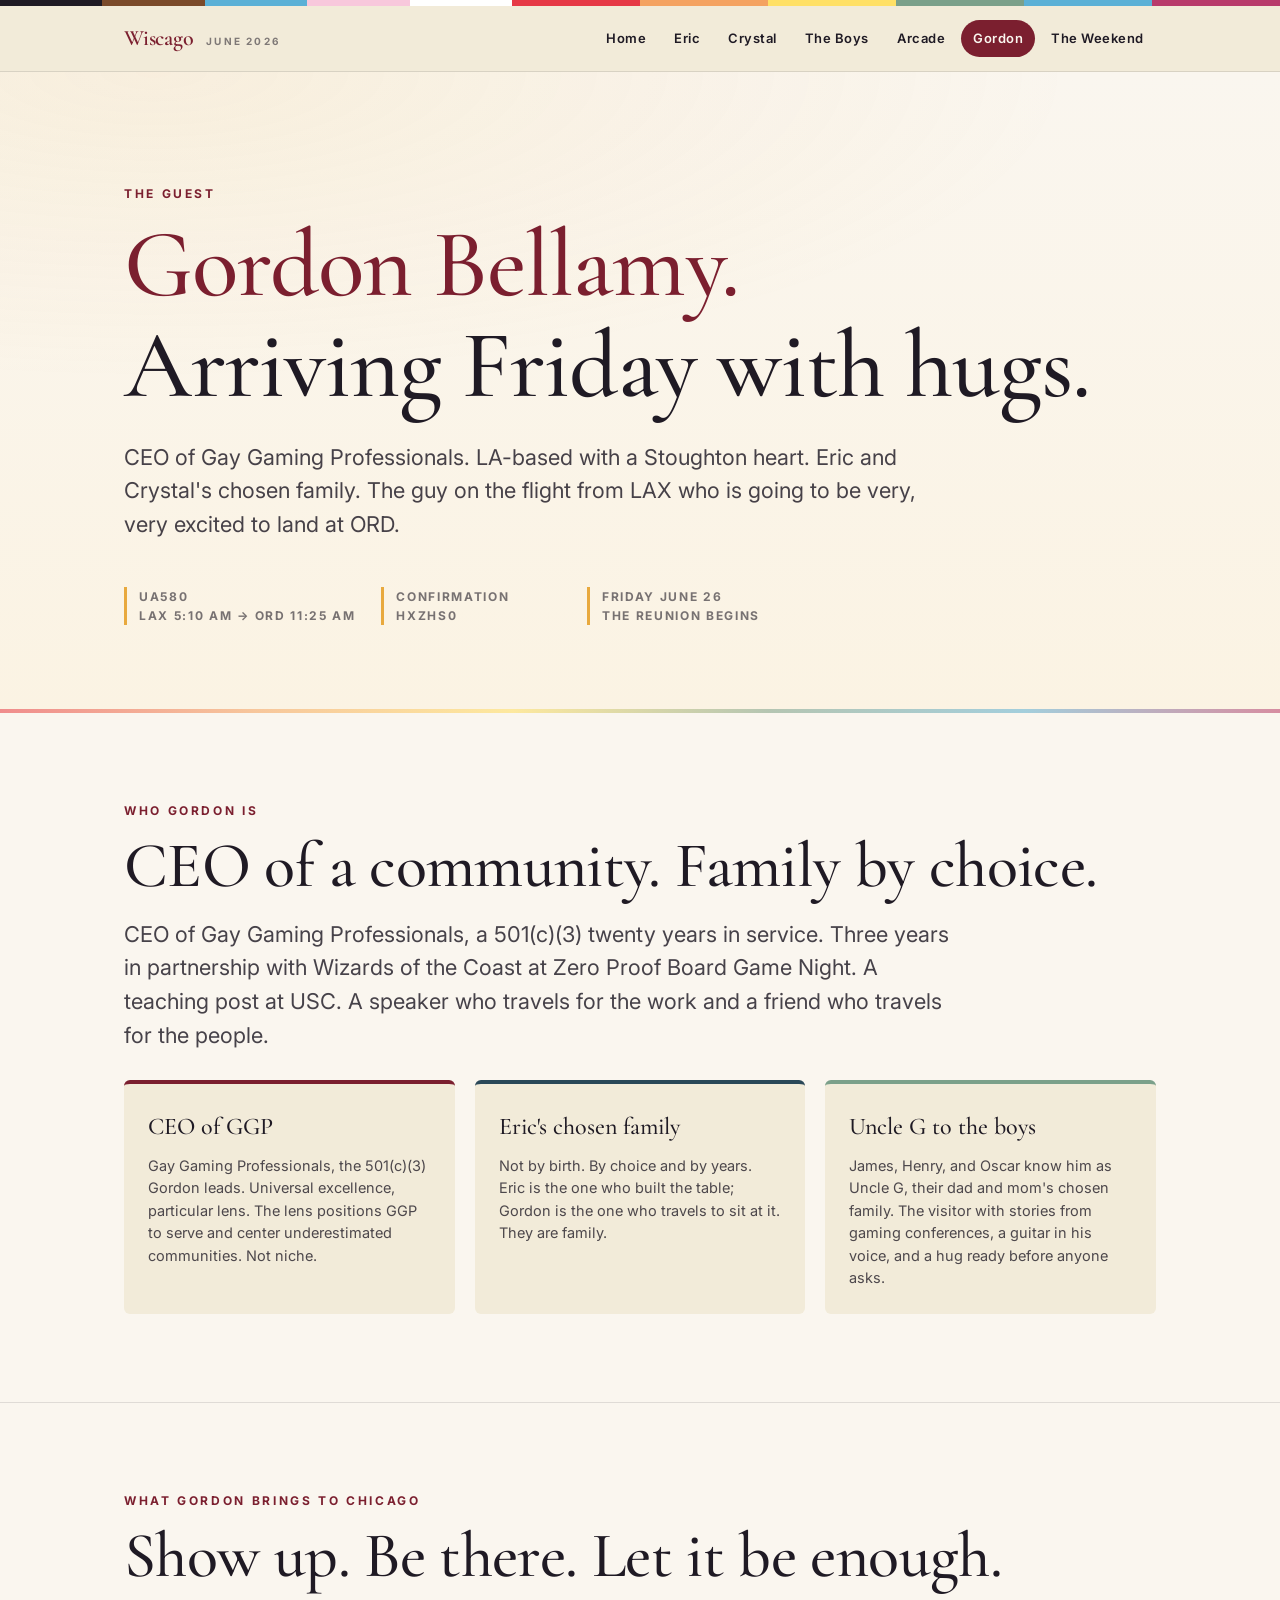
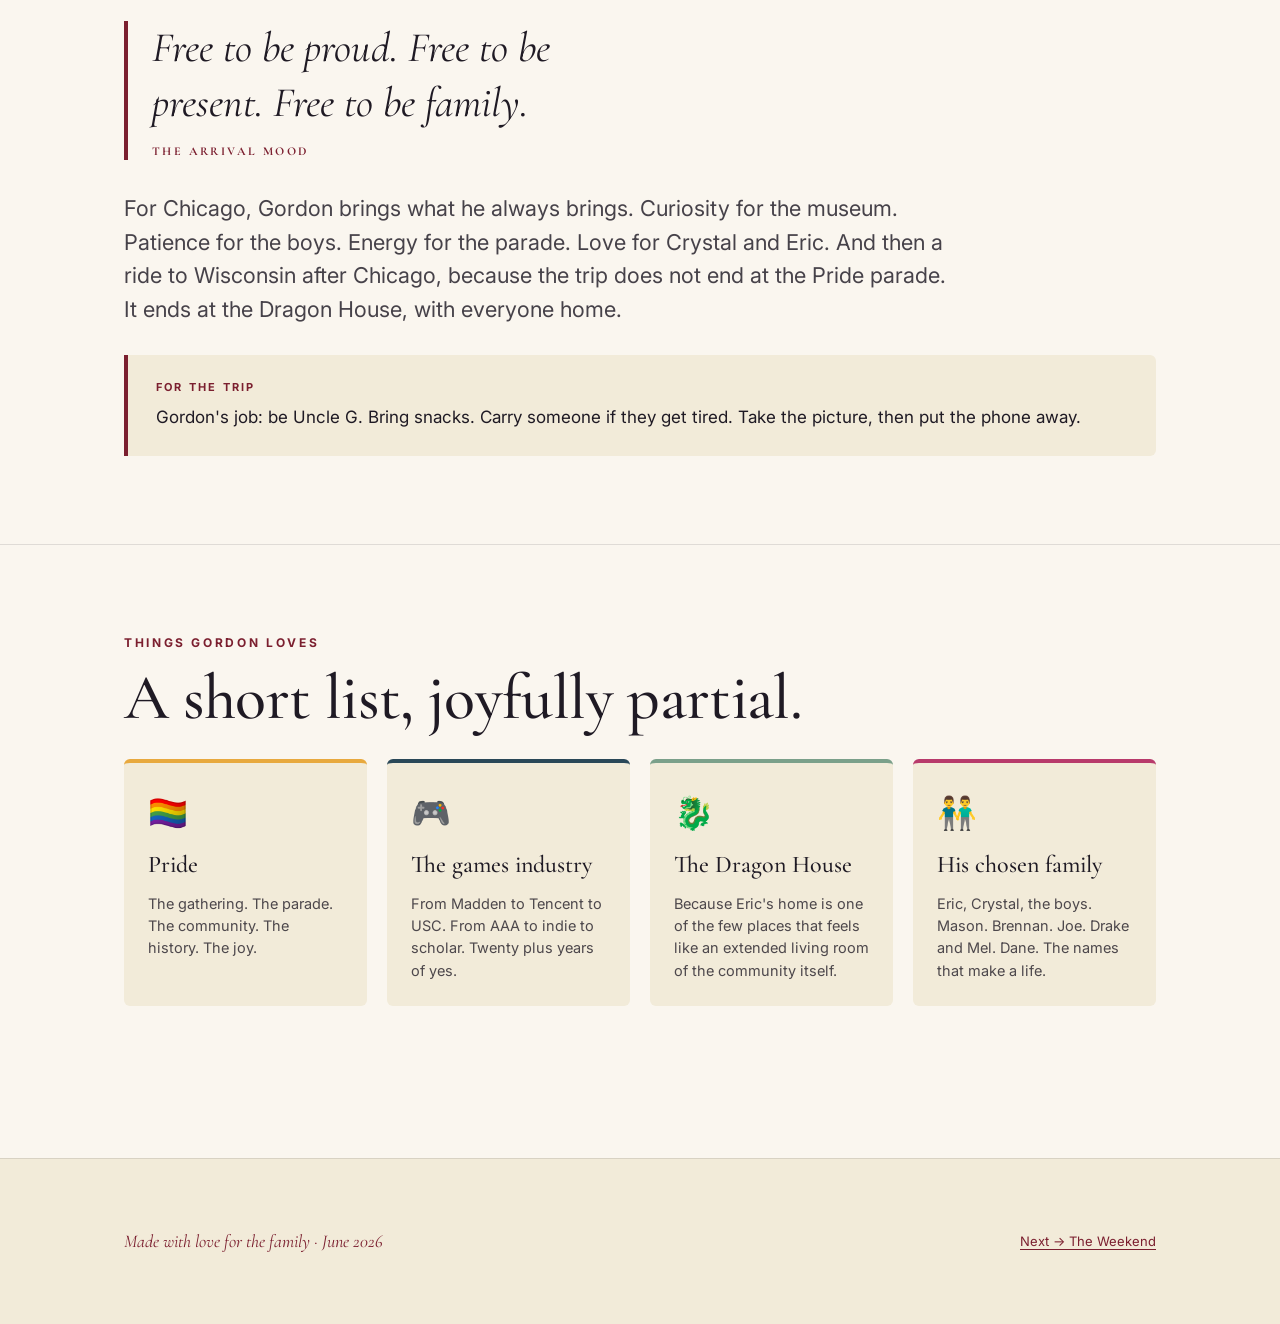
<file: gordon.html>
<!DOCTYPE html>
<html lang="en">
<head>
<meta charset="utf-8">
<meta name="viewport" content="width=device-width, initial-scale=1">
<title>Gordon Bellamy · Wiscago</title>
<meta property="og:type" content="website">
<meta property="og:site_name" content="Wiscago">
<meta property="og:title" content="Gordon Bellamy · Wiscago">
<meta property="og:description" content="Wiscago: a family Pride weekend in Chicago, June 26 to 28, 2026. Eric and Crystal Francksen, their three boys, and Gordon Bellamy. Eric's first Pride parade.">
<meta property="og:url" content="https://gordonusc.github.io/wiscago/gordon.html">
<meta property="og:image" content="https://gordonusc.github.io/wiscago/og.png">
<meta property="og:image:width" content="1200">
<meta property="og:image:height" content="630">
<meta name="twitter:card" content="summary_large_image">
<meta name="twitter:title" content="Gordon Bellamy · Wiscago">
<meta name="twitter:description" content="Wiscago: a family Pride weekend in Chicago, June 26 to 28, 2026. Eric and Crystal Francksen, their three boys, and Gordon Bellamy. Eric's first Pride parade.">
<meta name="twitter:image" content="https://gordonusc.github.io/wiscago/og.png">
<meta name="theme-color" content="#7B1F2F">

<link rel="stylesheet" href="styles.css">
</head>
<body>
<a class="skip-link" href="#main">Skip to content</a>

<div class="pride-bar progress"></div>

<header class="masthead">
  <div class="wrap">
    <a class="brand" href="index.html">Wiscago <span class="sub">June 2026</span></a>
    <nav class="primary">
      <a href="index.html">Home</a>
      <a href="eric.html">Eric</a>
      <a href="crystal.html">Crystal</a>
      <a href="boys.html">The Boys</a>
      <a href="games.html">Arcade</a>
      <a href="gordon.html" class="current">Gordon</a>
      <a href="weekend.html">The Weekend</a>
    </nav>
  </div>
</header>

<main id="main">

<section class="hero">
  <div class="wrap">
    <div class="eyebrow">The Guest</div>
    <h1 class="display"><span class="accent">Gordon Bellamy.</span><br>Arriving Friday with hugs.</h1>
    <p class="lede" style="margin-top: 24px;">CEO of Gay Gaming Professionals. LA-based with a Stoughton heart. Eric and Crystal's chosen family. The guy on the flight from LAX who is going to be very, very excited to land at ORD.</p>
    <div class="hero-meta">
      <div>UA580<br>LAX 5:10 AM → ORD 11:25 AM</div>
      <div>Confirmation<br>HXZHS0</div>
      <div>Friday June 26<br>The reunion begins</div>
    </div>
  </div>
</section>

<section class="section">
  <div class="wrap">
    <div class="eyebrow">Who Gordon is</div>
    <h2 class="display">CEO of a community. Family by choice.</h2>
    <p class="lede" style="margin-top: 18px;">CEO of Gay Gaming Professionals, a 501(c)(3) twenty years in service. Three years in partnership with Wizards of the Coast at Zero Proof Board Game Night. A teaching post at USC. A speaker who travels for the work and a friend who travels for the people.</p>
    <div class="cards-grid">
      <div class="fact-card alt">
        <h4>CEO of GGP</h4>
        <p>Gay Gaming Professionals, the 501(c)(3) Gordon leads. Universal excellence, particular lens. The lens positions GGP to serve and center underestimated communities. Not niche.</p>
      </div>
      <div class="fact-card teal">
        <h4>Eric's chosen family</h4>
        <p>Not by birth. By choice and by years. Eric is the one who built the table; Gordon is the one who travels to sit at it. They are family.</p>
      </div>
      <div class="fact-card sage">
        <h4>Uncle G to the boys</h4>
        <p>James, Henry, and Oscar know him as Uncle G, their dad and mom's chosen family. The visitor with stories from gaming conferences, a guitar in his voice, and a hug ready before anyone asks.</p>
      </div>
    </div>
  </div>
</section>

<section class="section">
  <div class="wrap">
    <div class="eyebrow">What Gordon brings to Chicago</div>
    <h2 class="display">Show up. Be there. Let it be enough.</h2>
    <div class="quote">
      Free to be proud. Free to be present. Free to be family.
      <span class="attr">The arrival mood</span>
    </div>
    <p class="lede">For Chicago, Gordon brings what he always brings. Curiosity for the museum. Patience for the boys. Energy for the parade. Love for Crystal and Eric. And then a ride to Wisconsin after Chicago, because the trip does not end at the Pride parade. It ends at the Dragon House, with everyone home.</p>
    <div class="callout">
      <div class="label">For the trip</div>
      <p>Gordon's job: be Uncle G. Bring snacks. Carry someone if they get tired. Take the picture, then put the phone away.</p>
    </div>
  </div>
</section>

<section class="section">
  <div class="wrap">
    <div class="eyebrow">Things Gordon loves</div>
    <h2 class="display">A short list, joyfully partial.</h2>
    <div class="cards-grid">
      <div class="fact-card"><div class="icon">🏳️‍🌈</div><h4>Pride</h4><p>The gathering. The parade. The community. The history. The joy.</p></div>
      <div class="fact-card teal"><div class="icon">🎮</div><h4>The games industry</h4><p>From Madden to Tencent to USC. From AAA to indie to scholar. Twenty plus years of yes.</p></div>
      <div class="fact-card sage"><div class="icon">🐉</div><h4>The Dragon House</h4><p>Because Eric's home is one of the few places that feels like an extended living room of the community itself.</p></div>
      <div class="fact-card berry"><div class="icon">👬</div><h4>His chosen family</h4><p>Eric, Crystal, the boys. Mason. Brennan. Joe. Drake and Mel. Dane. The names that make a life.</p></div>
    </div>
  </div>
</section>

</main>

<footer class="site">
  <div class="wrap">
    <div class="made">Made with love for the family · June 2026</div>
    <div><a href="weekend.html">Next → The Weekend</a></div>
  </div>
</footer>

</body>
</html>
</file>
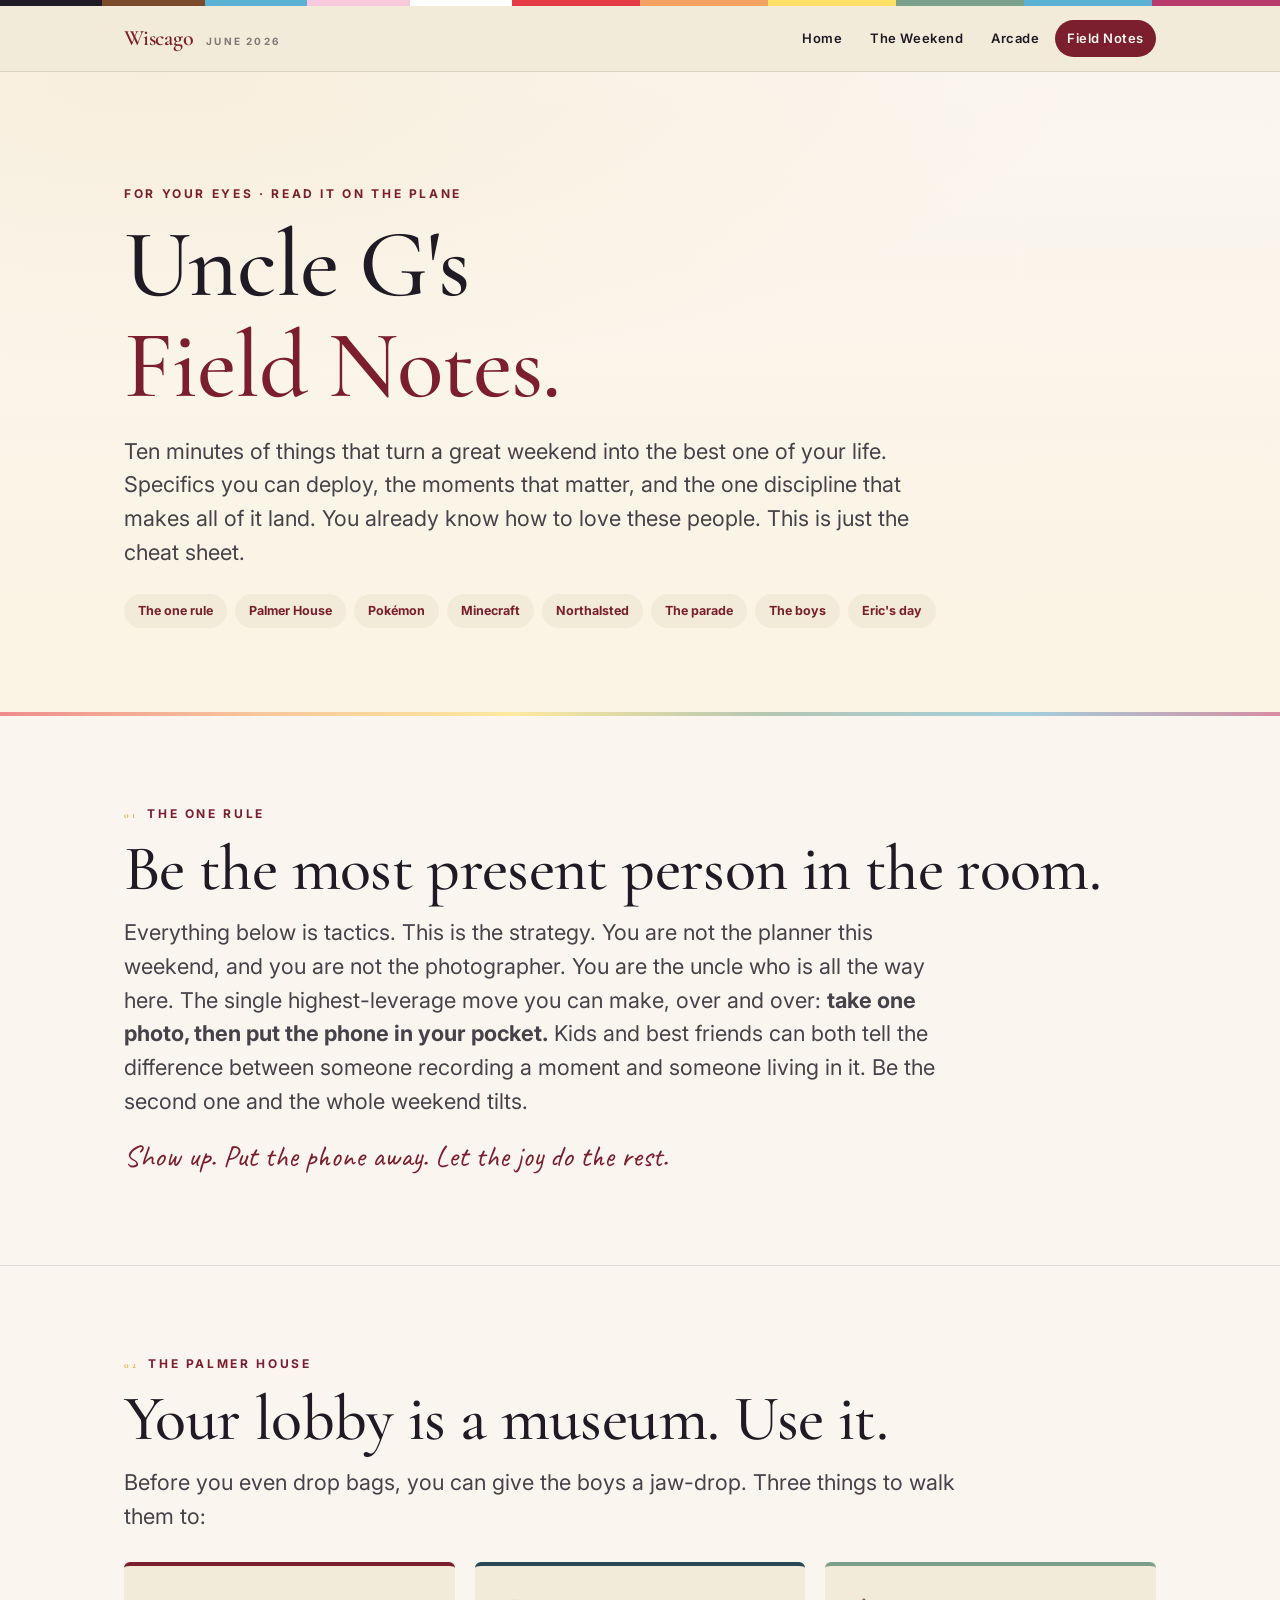
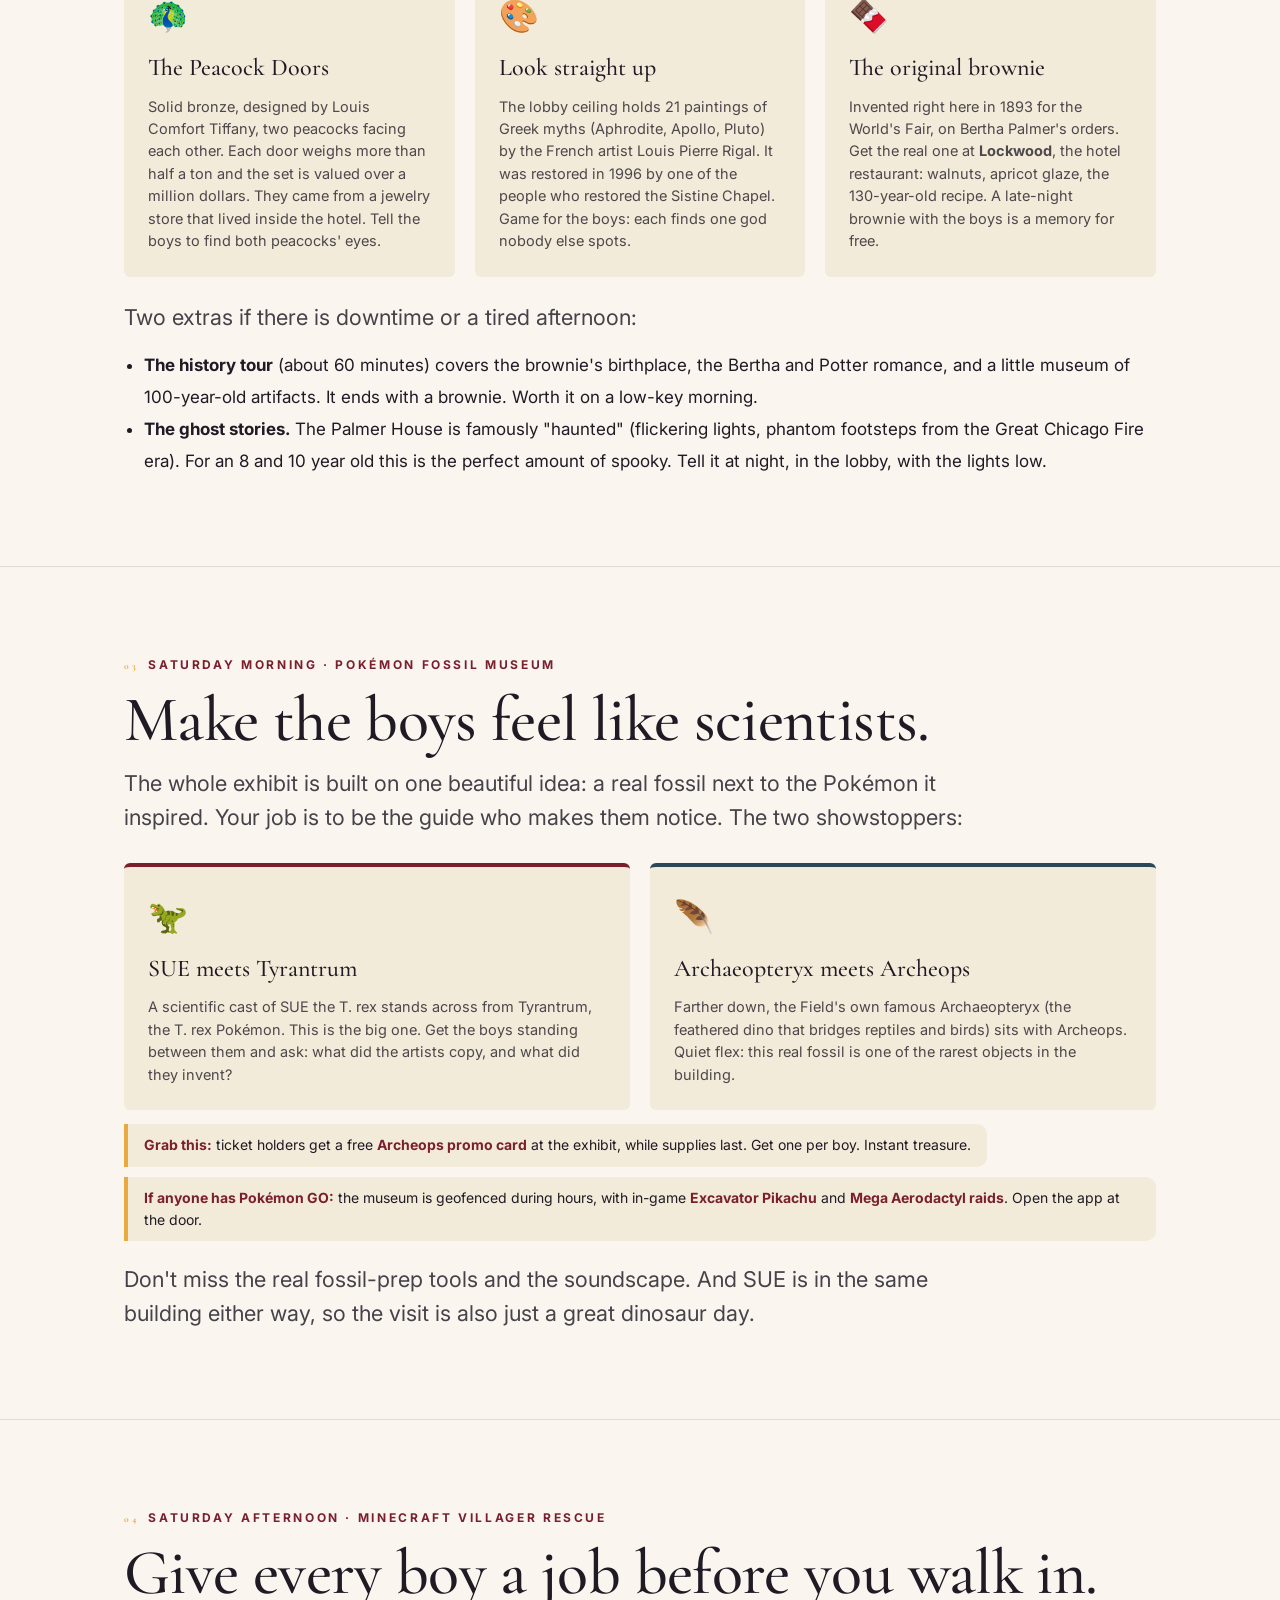
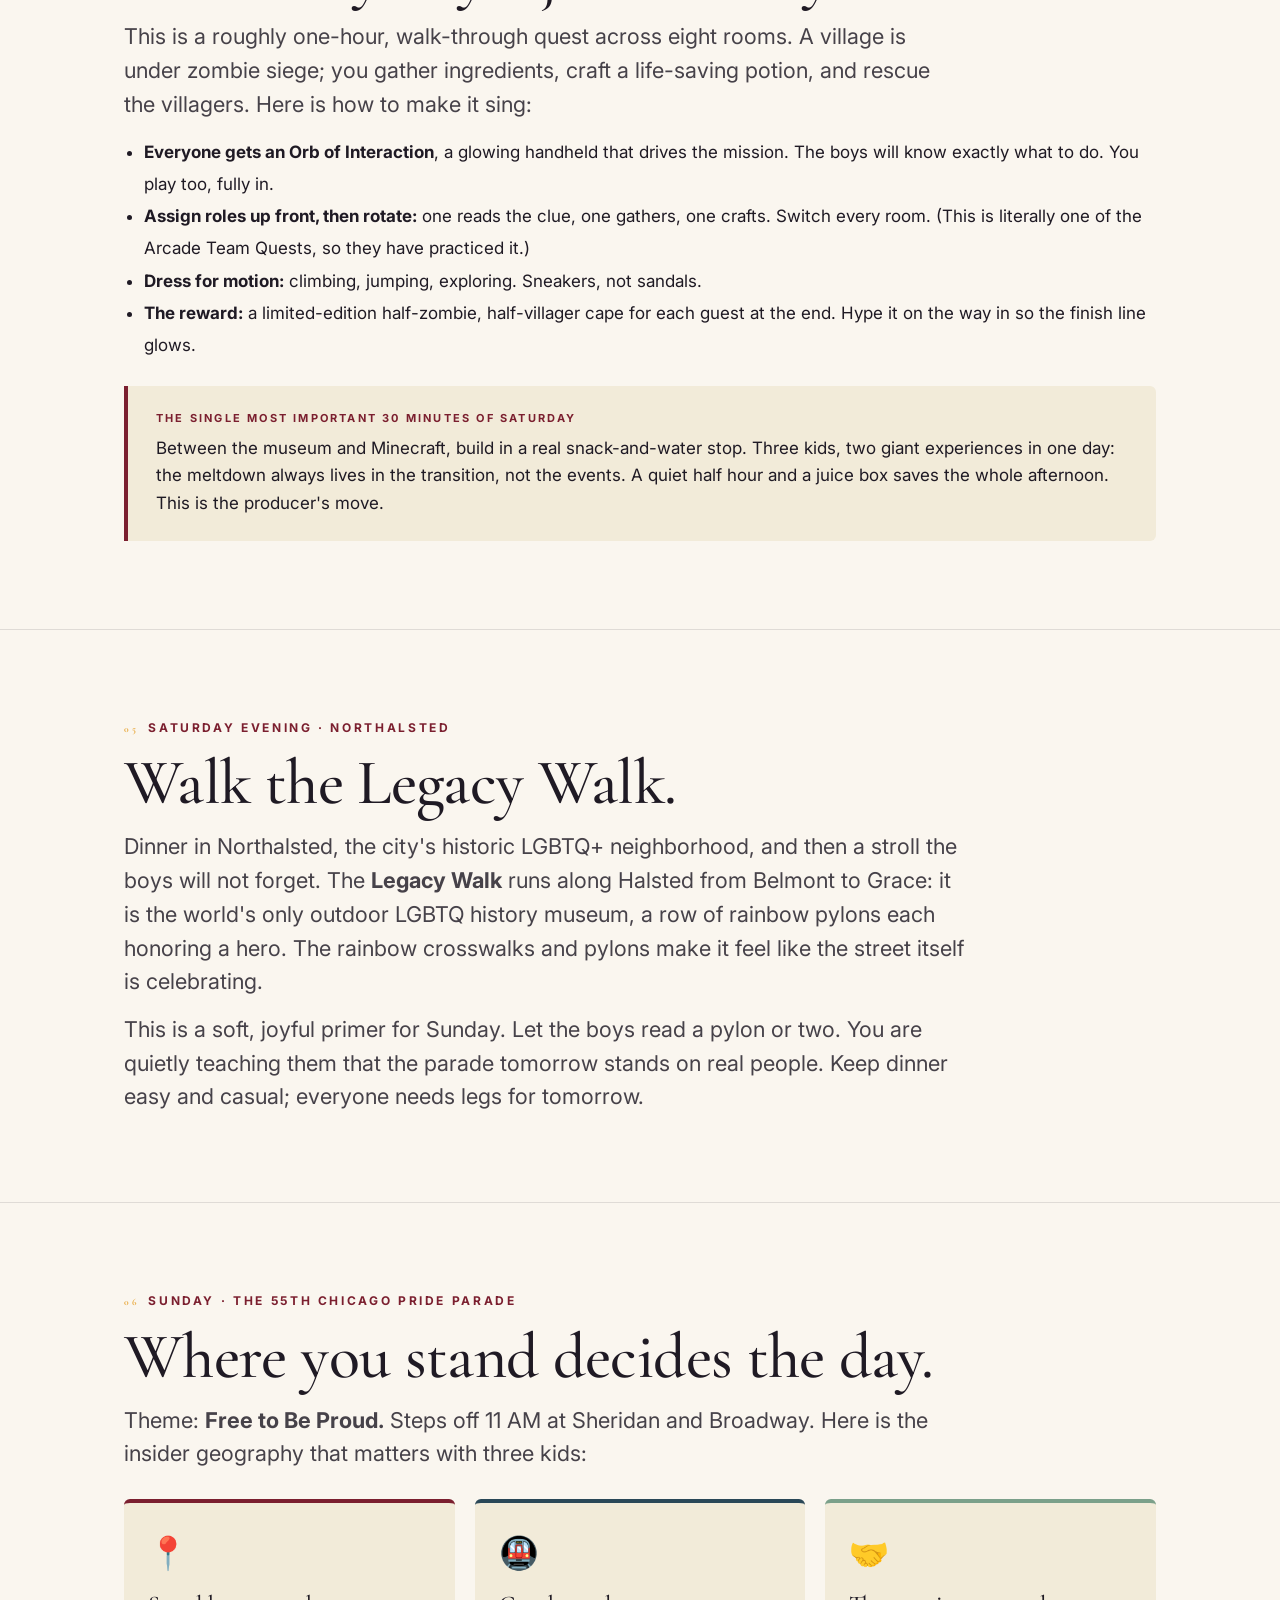
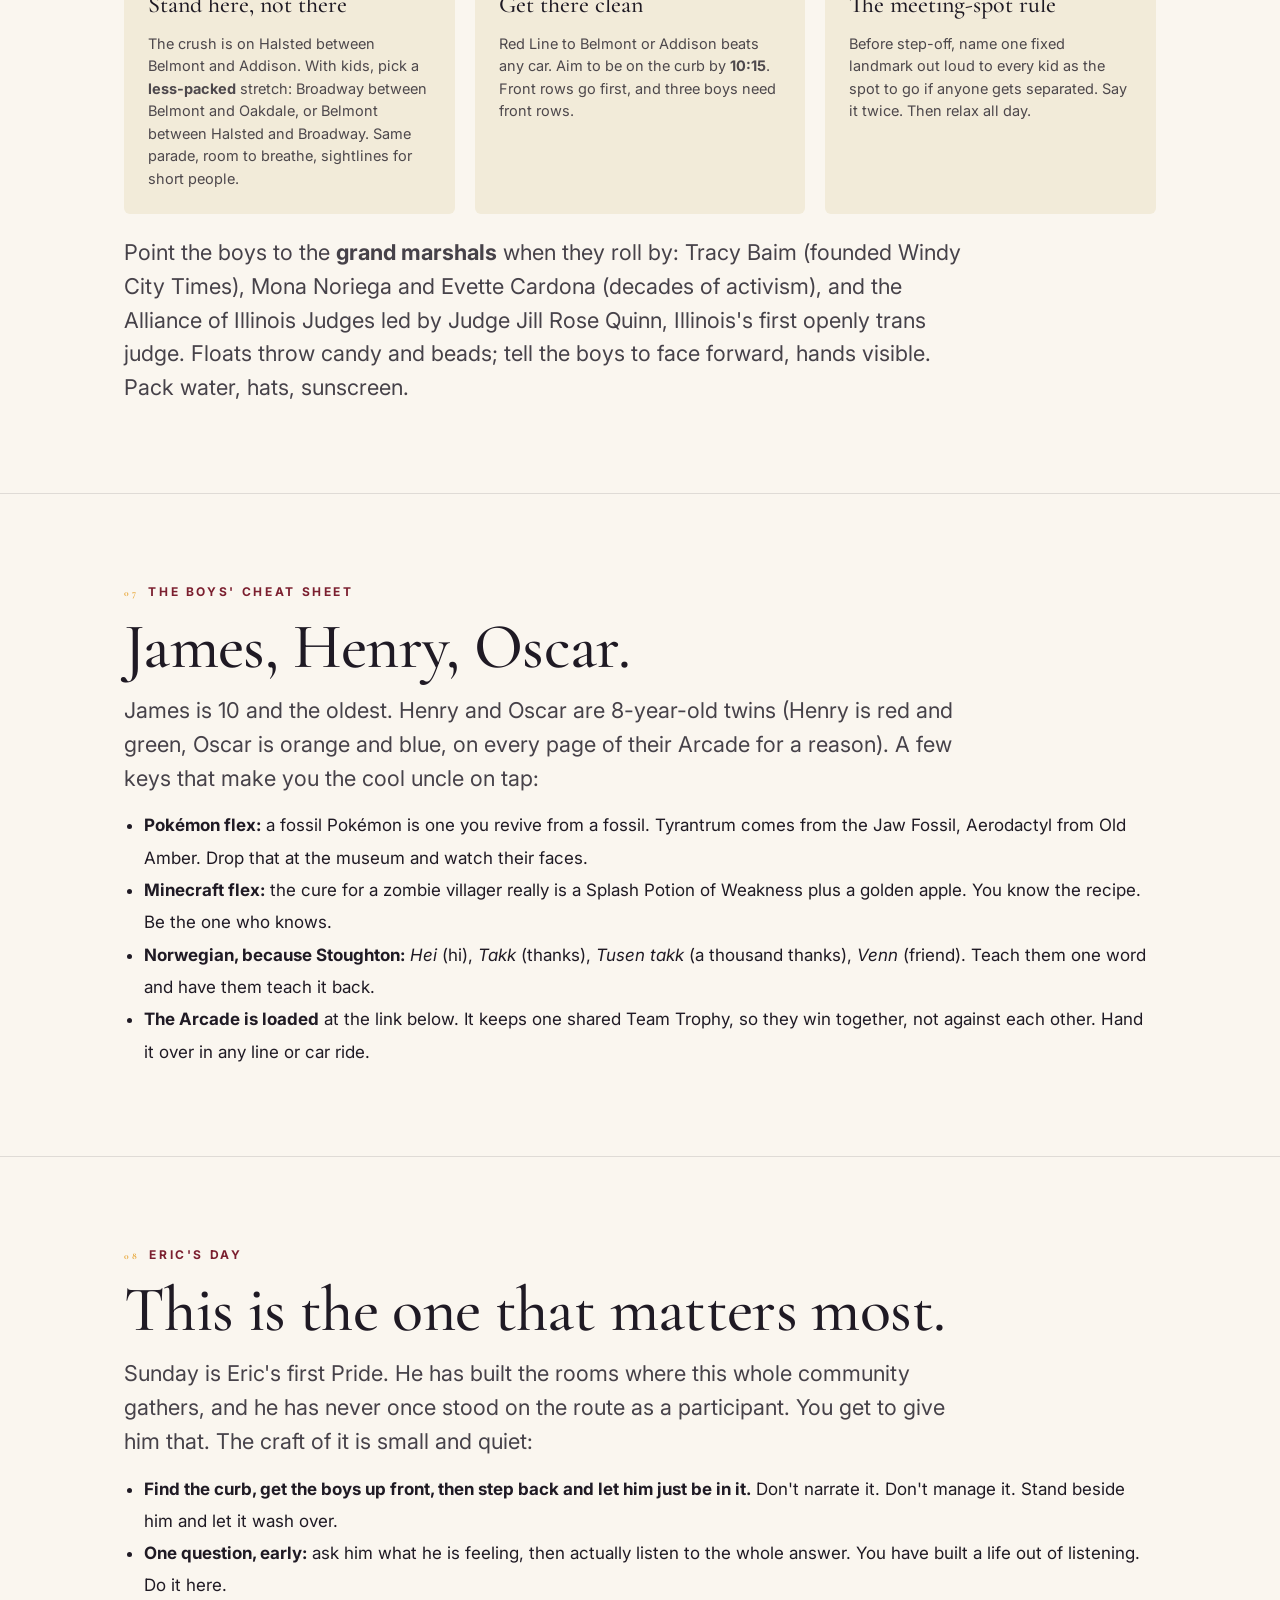
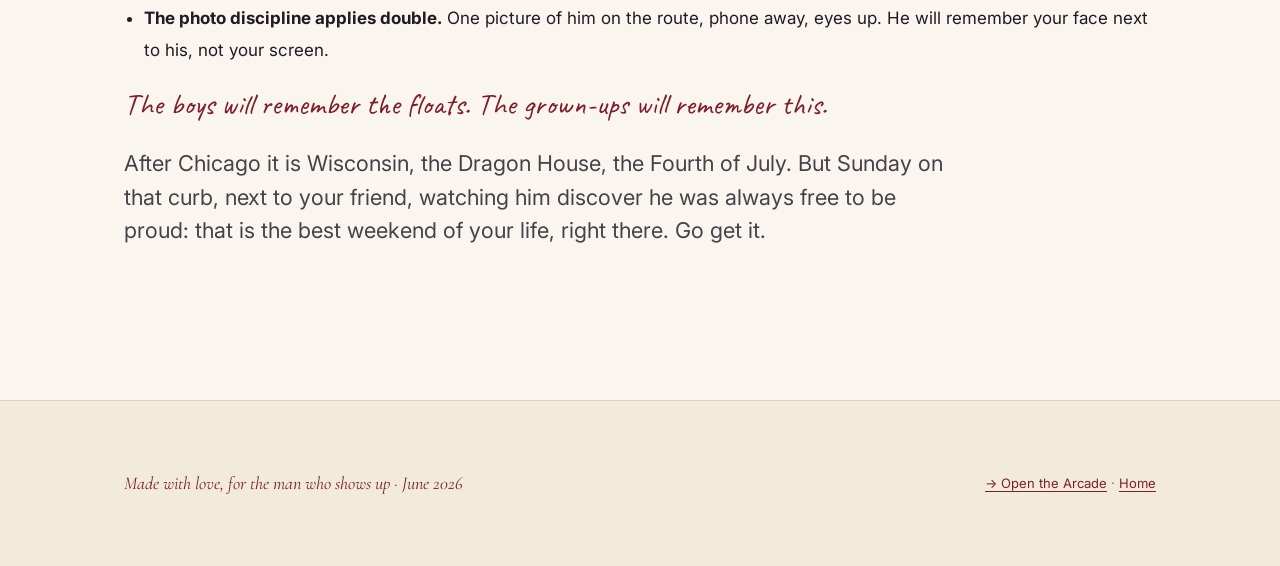
<file: playbook.html>
<!DOCTYPE html>
<html lang="en">
<head>
<meta charset="utf-8">
<meta name="viewport" content="width=device-width, initial-scale=1">
<title>Uncle G's Field Notes · Wiscago</title>
<meta name="description" content="A ten-minute read for the plane: how to make Wiscago the best weekend of your life. Palmer House secrets, the Pokémon and Minecraft playbook, the parade craft, and the boys' cheat sheet.">
<meta property="og:type" content="website">
<meta property="og:site_name" content="Wiscago">
<meta property="og:title" content="Uncle G's Field Notes · Wiscago">
<meta property="og:description" content="A ten-minute read for the plane: how to make Wiscago the best weekend of your life.">
<meta property="og:url" content="https://gordonusc.github.io/wiscago/playbook.html">
<meta property="og:image" content="https://gordonusc.github.io/wiscago/og.png">
<meta property="og:image:width" content="1200">
<meta property="og:image:height" content="630">
<meta name="twitter:card" content="summary_large_image">
<meta name="twitter:image" content="https://gordonusc.github.io/wiscago/og.png">
<meta name="theme-color" content="#7B1F2F">
<link rel="stylesheet" href="styles.css">
<style>
  .fn-toc{ display:flex; flex-wrap:wrap; gap:8px; margin-top:24px; }
  .fn-toc a{ font-size:12.5px; font-weight:700; border:none; border-radius:999px; padding:7px 14px;
    background:var(--paper); color:var(--burgundy); }
  .fn-toc a:hover{ background:var(--burgundy); color:var(--cream); }
  .lead-num{ font-family:"Cormorant Garamond",Georgia,serif; color:var(--gold); font-size:0.8em; margin-right:10px; }
  .pull{ font-family:"Caveat",cursive; font-size:clamp(22px,3vw,30px); color:var(--burgundy); line-height:1.35; margin-top:18px; }
  .tip-list{ margin-top:14px; padding-left:20px; line-height:1.9; }
  .tip-list li strong{ color:var(--ink); }
  .keyrow{ display:flex; gap:10px; flex-wrap:wrap; margin-top:14px; }
  .key{ background:var(--paper); border-left:4px solid var(--gold); border-radius:0 10px 10px 0; padding:10px 16px; font-size:14px; }
  .key b{ color:var(--burgundy); }
</style>
</head>
<body>
<a class="skip-link" href="#main">Skip to content</a>

<div class="pride-bar progress"></div>

<header class="masthead">
  <div class="wrap">
    <a class="brand" href="index.html">Wiscago <span class="sub">June 2026</span></a>
    <nav class="primary">
      <a href="index.html">Home</a>
      <a href="weekend.html">The Weekend</a>
      <a href="games.html">Arcade</a>
      <a href="playbook.html" class="current">Field Notes</a>
    </nav>
  </div>
</header>

<main id="main">

<section class="hero">
  <div class="wrap">
    <div class="eyebrow">For your eyes · read it on the plane</div>
    <h1 class="display">Uncle G's<br><span class="accent">Field Notes.</span></h1>
    <p class="lede" style="margin-top:18px;">Ten minutes of things that turn a great weekend into the best one of your life. Specifics you can deploy, the moments that matter, and the one discipline that makes all of it land. You already know how to love these people. This is just the cheat sheet.</p>
    <div class="fn-toc">
      <a href="#rule">The one rule</a>
      <a href="#palmer">Palmer House</a>
      <a href="#pokemon">Pokémon</a>
      <a href="#minecraft">Minecraft</a>
      <a href="#northalsted">Northalsted</a>
      <a href="#parade">The parade</a>
      <a href="#boys">The boys</a>
      <a href="#eric">Eric's day</a>
    </div>
  </div>
</section>

<section class="section" id="rule">
  <div class="wrap">
    <div class="eyebrow"><span class="lead-num">01</span>The one rule</div>
    <h2 class="display">Be the most present person in the room.</h2>
    <p class="lede" style="margin-top:14px;">Everything below is tactics. This is the strategy. You are not the planner this weekend, and you are not the photographer. You are the uncle who is all the way here. The single highest-leverage move you can make, over and over: <strong>take one photo, then put the phone in your pocket.</strong> Kids and best friends can both tell the difference between someone recording a moment and someone living in it. Be the second one and the whole weekend tilts.</p>
    <div class="pull">Show up. Put the phone away. Let the joy do the rest.</div>
  </div>
</section>

<section class="section" id="palmer">
  <div class="wrap">
    <div class="eyebrow"><span class="lead-num">02</span>The Palmer House</div>
    <h2 class="display">Your lobby is a museum. Use it.</h2>
    <p class="lede" style="margin-top:14px;">Before you even drop bags, you can give the boys a jaw-drop. Three things to walk them to:</p>
    <div class="cards-grid">
      <div class="fact-card alt">
        <div class="icon">🦚</div>
        <h4>The Peacock Doors</h4>
        <p>Solid bronze, designed by Louis Comfort Tiffany, two peacocks facing each other. Each door weighs more than half a ton and the set is valued over a million dollars. They came from a jewelry store that lived inside the hotel. Tell the boys to find both peacocks' eyes.</p>
      </div>
      <div class="fact-card teal">
        <div class="icon">🎨</div>
        <h4>Look straight up</h4>
        <p>The lobby ceiling holds 21 paintings of Greek myths (Aphrodite, Apollo, Pluto) by the French artist Louis Pierre Rigal. It was restored in 1996 by one of the people who restored the Sistine Chapel. Game for the boys: each finds one god nobody else spots.</p>
      </div>
      <div class="fact-card sage">
        <div class="icon">🍫</div>
        <h4>The original brownie</h4>
        <p>Invented right here in 1893 for the World's Fair, on Bertha Palmer's orders. Get the real one at <strong>Lockwood</strong>, the hotel restaurant: walnuts, apricot glaze, the 130-year-old recipe. A late-night brownie with the boys is a memory for free.</p>
      </div>
    </div>
    <p class="lede" style="margin-top:24px;">Two extras if there is downtime or a tired afternoon:</p>
    <ul class="tip-list">
      <li><strong>The history tour</strong> (about 60 minutes) covers the brownie's birthplace, the Bertha and Potter romance, and a little museum of 100-year-old artifacts. It ends with a brownie. Worth it on a low-key morning.</li>
      <li><strong>The ghost stories.</strong> The Palmer House is famously "haunted" (flickering lights, phantom footsteps from the Great Chicago Fire era). For an 8 and 10 year old this is the perfect amount of spooky. Tell it at night, in the lobby, with the lights low.</li>
    </ul>
  </div>
</section>

<section class="section" id="pokemon">
  <div class="wrap">
    <div class="eyebrow"><span class="lead-num">03</span>Saturday morning · Pokémon Fossil Museum</div>
    <h2 class="display">Make the boys feel like scientists.</h2>
    <p class="lede" style="margin-top:14px;">The whole exhibit is built on one beautiful idea: a real fossil next to the Pokémon it inspired. Your job is to be the guide who makes them notice. The two showstoppers:</p>
    <div class="cards-grid">
      <div class="fact-card alt">
        <div class="icon">🦖</div>
        <h4>SUE meets Tyrantrum</h4>
        <p>A scientific cast of SUE the T. rex stands across from Tyrantrum, the T. rex Pokémon. This is the big one. Get the boys standing between them and ask: what did the artists copy, and what did they invent?</p>
      </div>
      <div class="fact-card teal">
        <div class="icon">🪶</div>
        <h4>Archaeopteryx meets Archeops</h4>
        <p>Farther down, the Field's own famous Archaeopteryx (the feathered dino that bridges reptiles and birds) sits with Archeops. Quiet flex: this real fossil is one of the rarest objects in the building.</p>
      </div>
    </div>
    <div class="keyrow">
      <div class="key"><b>Grab this:</b> ticket holders get a free <b>Archeops promo card</b> at the exhibit, while supplies last. Get one per boy. Instant treasure.</div>
      <div class="key"><b>If anyone has Pokémon GO:</b> the museum is geofenced during hours, with in-game <b>Excavator Pikachu</b> and <b>Mega Aerodactyl raids</b>. Open the app at the door.</div>
    </div>
    <p class="lede" style="margin-top:22px;">Don't miss the real fossil-prep tools and the soundscape. And SUE is in the same building either way, so the visit is also just a great dinosaur day.</p>
  </div>
</section>

<section class="section" id="minecraft">
  <div class="wrap">
    <div class="eyebrow"><span class="lead-num">04</span>Saturday afternoon · Minecraft Villager Rescue</div>
    <h2 class="display">Give every boy a job before you walk in.</h2>
    <p class="lede" style="margin-top:14px;">This is a roughly one-hour, walk-through quest across eight rooms. A village is under zombie siege; you gather ingredients, craft a life-saving potion, and rescue the villagers. Here is how to make it sing:</p>
    <ul class="tip-list">
      <li><strong>Everyone gets an Orb of Interaction</strong>, a glowing handheld that drives the mission. The boys will know exactly what to do. You play too, fully in.</li>
      <li><strong>Assign roles up front, then rotate:</strong> one reads the clue, one gathers, one crafts. Switch every room. (This is literally one of the Arcade Team Quests, so they have practiced it.)</li>
      <li><strong>Dress for motion:</strong> climbing, jumping, exploring. Sneakers, not sandals.</li>
      <li><strong>The reward:</strong> a limited-edition half-zombie, half-villager cape for each guest at the end. Hype it on the way in so the finish line glows.</li>
    </ul>
    <div class="callout" style="margin-top:24px;">
      <div class="label">The single most important 30 minutes of Saturday</div>
      <p>Between the museum and Minecraft, build in a real snack-and-water stop. Three kids, two giant experiences in one day: the meltdown always lives in the transition, not the events. A quiet half hour and a juice box saves the whole afternoon. This is the producer's move.</p>
    </div>
  </div>
</section>

<section class="section" id="northalsted">
  <div class="wrap">
    <div class="eyebrow"><span class="lead-num">05</span>Saturday evening · Northalsted</div>
    <h2 class="display">Walk the Legacy Walk.</h2>
    <p class="lede" style="margin-top:14px;">Dinner in Northalsted, the city's historic LGBTQ+ neighborhood, and then a stroll the boys will not forget. The <strong>Legacy Walk</strong> runs along Halsted from Belmont to Grace: it is the world's only outdoor LGBTQ history museum, a row of rainbow pylons each honoring a hero. The rainbow crosswalks and pylons make it feel like the street itself is celebrating.</p>
    <p class="lede" style="margin-top:14px;">This is a soft, joyful primer for Sunday. Let the boys read a pylon or two. You are quietly teaching them that the parade tomorrow stands on real people. Keep dinner easy and casual; everyone needs legs for tomorrow.</p>
  </div>
</section>

<section class="section" id="parade">
  <div class="wrap">
    <div class="eyebrow"><span class="lead-num">06</span>Sunday · The 55th Chicago Pride Parade</div>
    <h2 class="display">Where you stand decides the day.</h2>
    <p class="lede" style="margin-top:14px;">Theme: <strong>Free to Be Proud.</strong> Steps off 11 AM at Sheridan and Broadway. Here is the insider geography that matters with three kids:</p>
    <div class="cards-grid">
      <div class="fact-card alt">
        <div class="icon">📍</div>
        <h4>Stand here, not there</h4>
        <p>The crush is on Halsted between Belmont and Addison. With kids, pick a <strong>less-packed</strong> stretch: Broadway between Belmont and Oakdale, or Belmont between Halsted and Broadway. Same parade, room to breathe, sightlines for short people.</p>
      </div>
      <div class="fact-card teal">
        <div class="icon">🚇</div>
        <h4>Get there clean</h4>
        <p>Red Line to Belmont or Addison beats any car. Aim to be on the curb by <strong>10:15</strong>. Front rows go first, and three boys need front rows.</p>
      </div>
      <div class="fact-card sage">
        <div class="icon">🤝</div>
        <h4>The meeting-spot rule</h4>
        <p>Before step-off, name one fixed landmark out loud to every kid as the spot to go if anyone gets separated. Say it twice. Then relax all day.</p>
      </div>
    </div>
    <p class="lede" style="margin-top:22px;">Point the boys to the <strong>grand marshals</strong> when they roll by: Tracy Baim (founded Windy City Times), Mona Noriega and Evette Cardona (decades of activism), and the Alliance of Illinois Judges led by Judge Jill Rose Quinn, Illinois's first openly trans judge. Floats throw candy and beads; tell the boys to face forward, hands visible. Pack water, hats, sunscreen.</p>
  </div>
</section>

<section class="section" id="boys">
  <div class="wrap">
    <div class="eyebrow"><span class="lead-num">07</span>The boys' cheat sheet</div>
    <h2 class="display">James, Henry, Oscar.</h2>
    <p class="lede" style="margin-top:14px;">James is 10 and the oldest. Henry and Oscar are 8-year-old twins (Henry is red and green, Oscar is orange and blue, on every page of their Arcade for a reason). A few keys that make you the cool uncle on tap:</p>
    <ul class="tip-list">
      <li><strong>Pokémon flex:</strong> a fossil Pokémon is one you revive from a fossil. Tyrantrum comes from the Jaw Fossil, Aerodactyl from Old Amber. Drop that at the museum and watch their faces.</li>
      <li><strong>Minecraft flex:</strong> the cure for a zombie villager really is a Splash Potion of Weakness plus a golden apple. You know the recipe. Be the one who knows.</li>
      <li><strong>Norwegian, because Stoughton:</strong> <em>Hei</em> (hi), <em>Takk</em> (thanks), <em>Tusen takk</em> (a thousand thanks), <em>Venn</em> (friend). Teach them one word and have them teach it back.</li>
      <li><strong>The Arcade is loaded</strong> at the link below. It keeps one shared Team Trophy, so they win together, not against each other. Hand it over in any line or car ride.</li>
    </ul>
  </div>
</section>

<section class="section" id="eric">
  <div class="wrap">
    <div class="eyebrow"><span class="lead-num">08</span>Eric's day</div>
    <h2 class="display">This is the one that matters most.</h2>
    <p class="lede" style="margin-top:14px;">Sunday is Eric's first Pride. He has built the rooms where this whole community gathers, and he has never once stood on the route as a participant. You get to give him that. The craft of it is small and quiet:</p>
    <ul class="tip-list">
      <li><strong>Find the curb, get the boys up front, then step back and let him just be in it.</strong> Don't narrate it. Don't manage it. Stand beside him and let it wash over.</li>
      <li><strong>One question, early:</strong> ask him what he is feeling, then actually listen to the whole answer. You have built a life out of listening. Do it here.</li>
      <li><strong>The photo discipline applies double.</strong> One picture of him on the route, phone away, eyes up. He will remember your face next to his, not your screen.</li>
    </ul>
    <div class="pull">The boys will remember the floats. The grown-ups will remember this.</div>
    <p class="lede" style="margin-top:22px;">After Chicago it is Wisconsin, the Dragon House, the Fourth of July. But Sunday on that curb, next to your friend, watching him discover he was always free to be proud: that is the best weekend of your life, right there. Go get it.</p>
  </div>
</section>

</main>

<footer class="site">
  <div class="wrap">
    <div class="made">Made with love, for the man who shows up · June 2026</div>
    <div><a href="games.html">→ Open the Arcade</a> · <a href="index.html">Home</a></div>
  </div>
</footer>

</body>
</html>
</file>
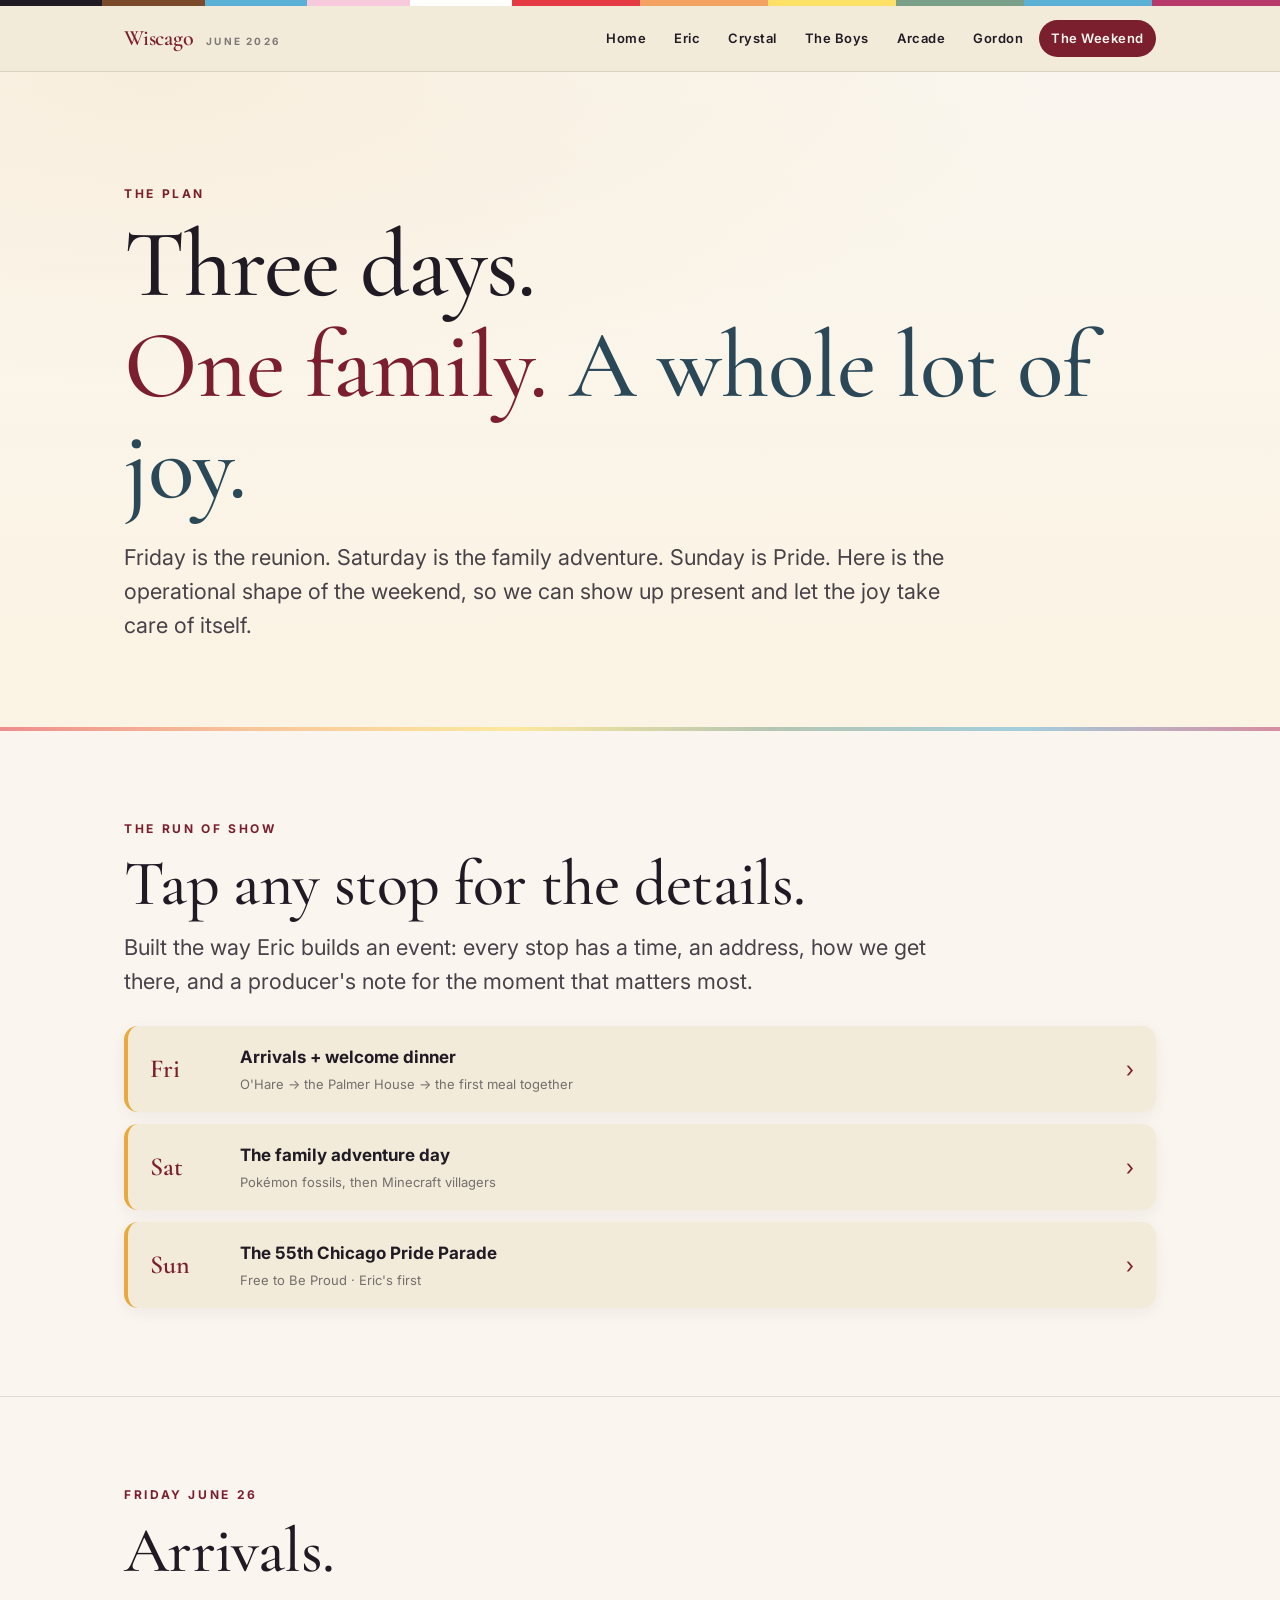
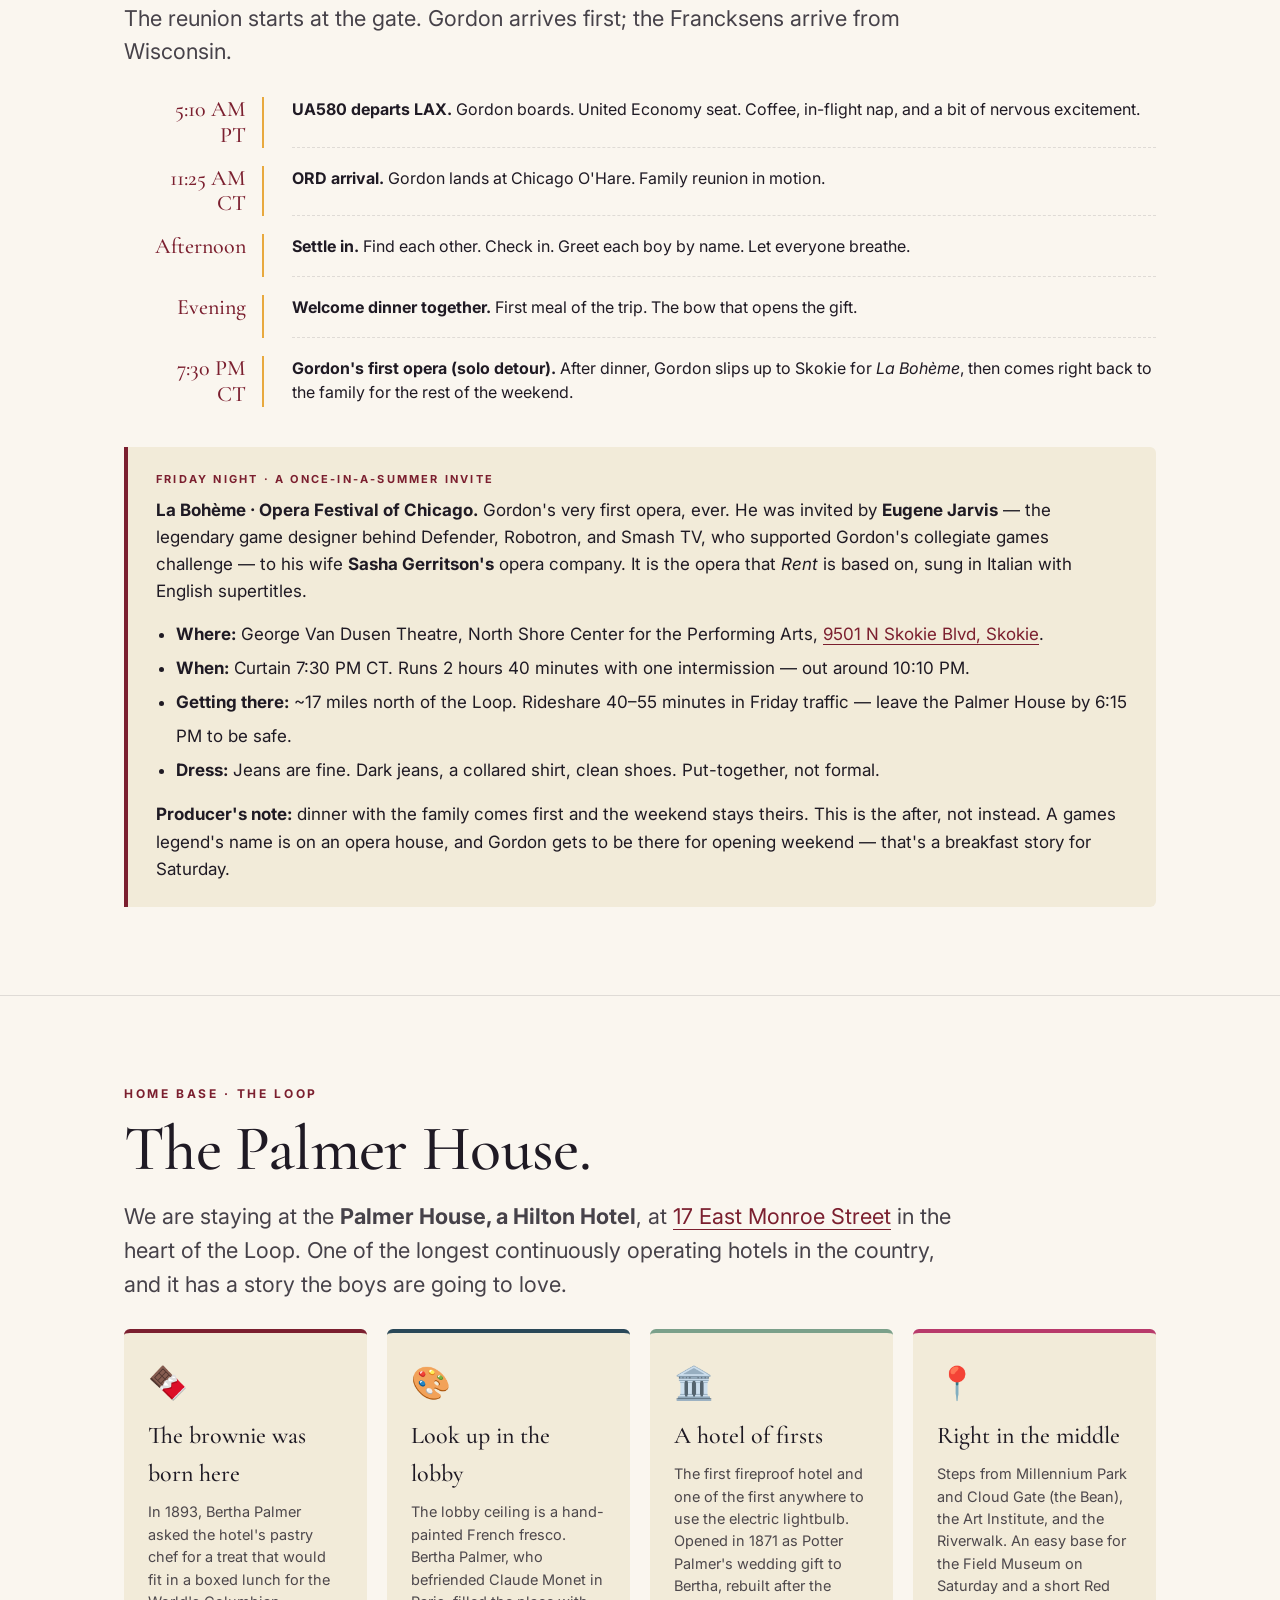
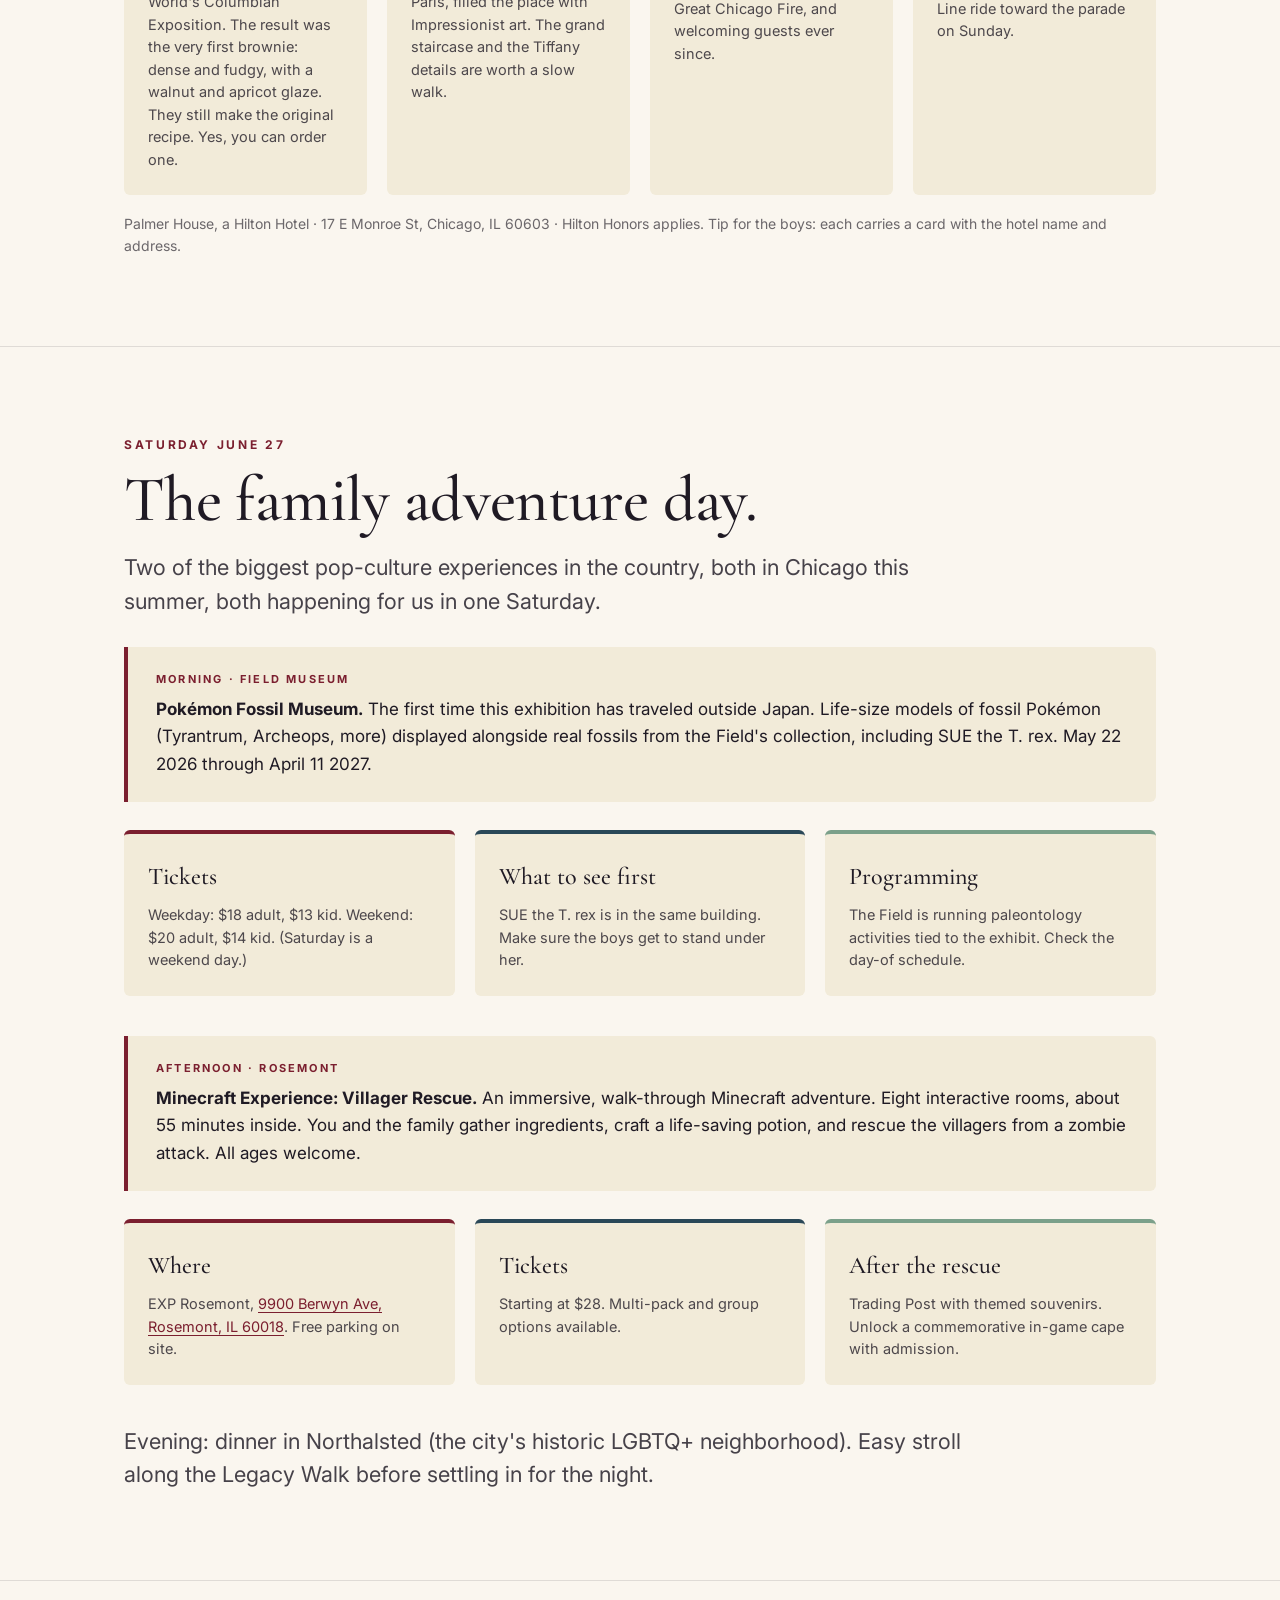
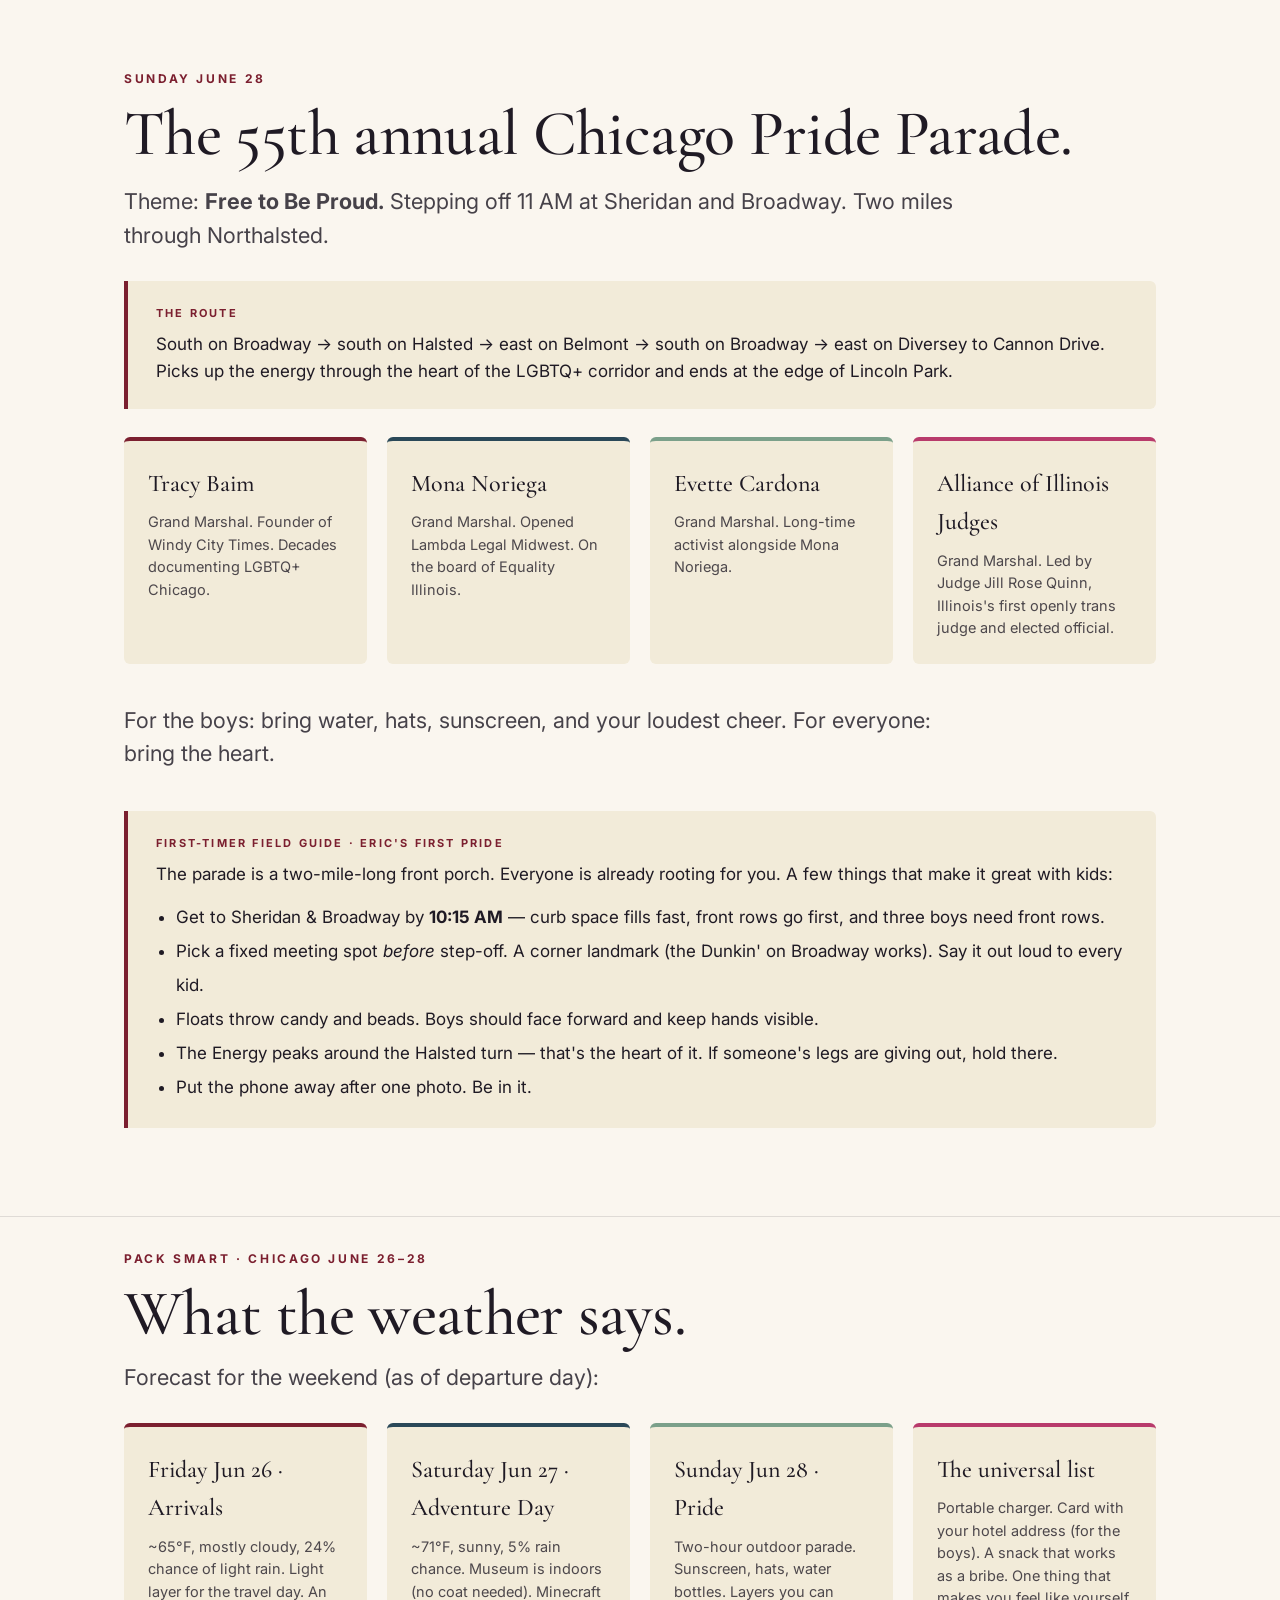
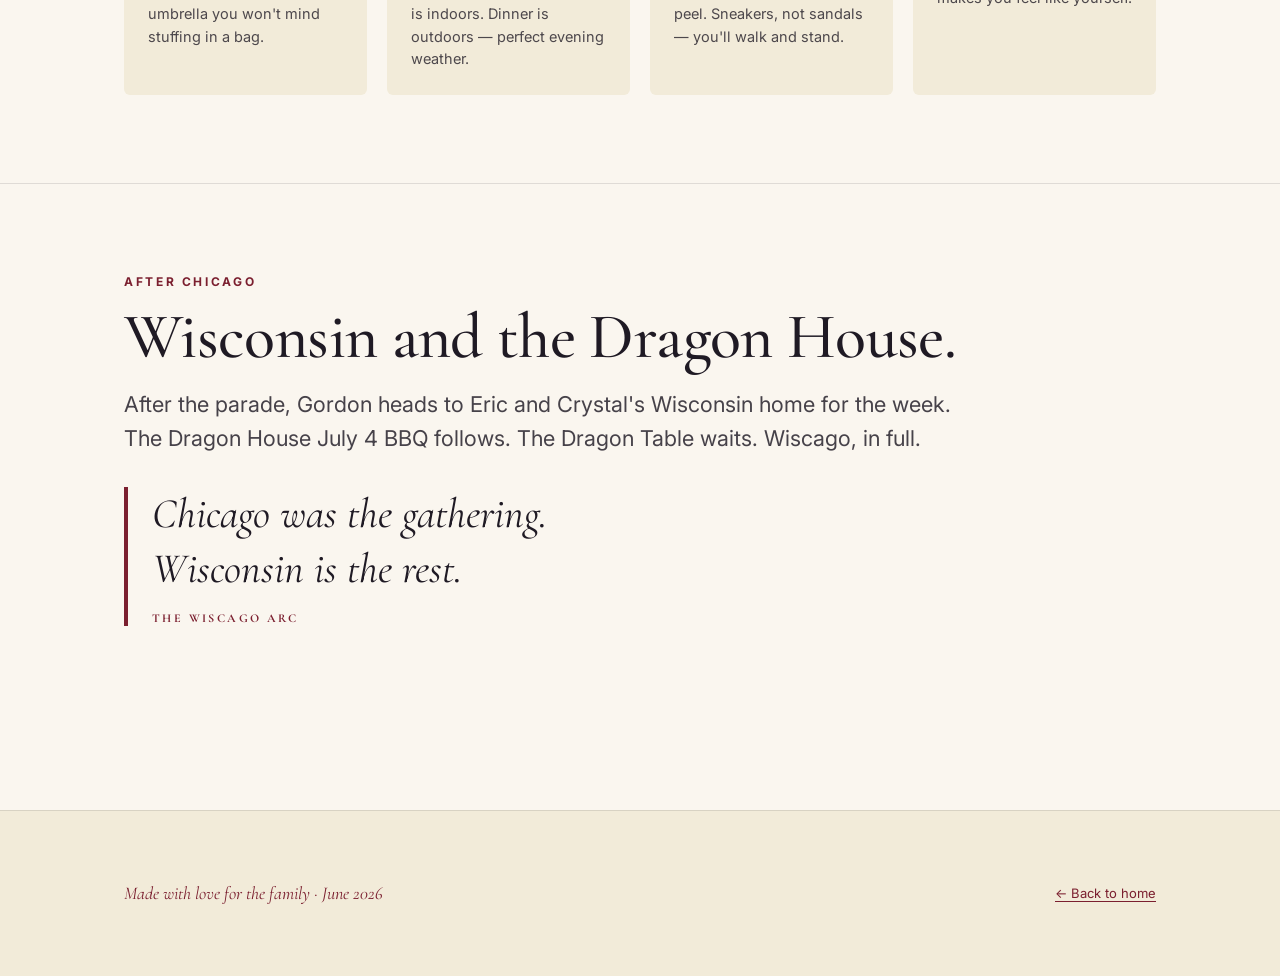
<file: weekend.html>
<!DOCTYPE html>
<html lang="en">
<head>
<meta charset="utf-8">
<meta name="viewport" content="width=device-width, initial-scale=1">
<title>The Weekend · Wiscago</title>
<meta property="og:type" content="website">
<meta property="og:site_name" content="Wiscago">
<meta property="og:title" content="The Weekend · Wiscago">
<meta property="og:description" content="Wiscago: a family Pride weekend in Chicago, June 26 to 28, 2026. Eric and Crystal Francksen, their three boys, and Gordon Bellamy. Eric's first Pride parade.">
<meta property="og:url" content="https://gordonusc.github.io/wiscago/weekend.html">
<meta property="og:image" content="https://gordonusc.github.io/wiscago/og.png">
<meta property="og:image:width" content="1200">
<meta property="og:image:height" content="630">
<meta name="twitter:card" content="summary_large_image">
<meta name="twitter:title" content="The Weekend · Wiscago">
<meta name="twitter:description" content="Wiscago: a family Pride weekend in Chicago, June 26 to 28, 2026. Eric and Crystal Francksen, their three boys, and Gordon Bellamy. Eric's first Pride parade.">
<meta name="twitter:image" content="https://gordonusc.github.io/wiscago/og.png">
<meta name="theme-color" content="#7B1F2F">

<link rel="stylesheet" href="styles.css">
</head>
<body>
<a class="skip-link" href="#main">Skip to content</a>

<div class="pride-bar progress"></div>

<header class="masthead">
  <div class="wrap">
    <a class="brand" href="index.html">Wiscago <span class="sub">June 2026</span></a>
    <nav class="primary">
      <a href="index.html">Home</a>
      <a href="eric.html">Eric</a>
      <a href="crystal.html">Crystal</a>
      <a href="boys.html">The Boys</a>
      <a href="games.html">Arcade</a>
      <a href="gordon.html">Gordon</a>
      <a href="weekend.html" class="current">The Weekend</a>
    </nav>
  </div>
</header>

<main id="main">

<section class="hero">
  <div class="wrap">
    <div class="eyebrow">The plan</div>
    <h1 class="display">Three days.<br><span class="accent">One family.</span> <span class="sub-accent">A whole lot of joy.</span></h1>
    <p class="lede" style="margin-top: 24px;">Friday is the reunion. Saturday is the family adventure. Sunday is Pride. Here is the operational shape of the weekend, so we can show up present and let the joy take care of itself.</p>
  </div>
</section>

<section class="section">
  <div class="wrap">
    <div class="eyebrow">The run of show</div>
    <h2 class="display">Tap any stop for the details.</h2>
    <p class="lede" style="margin-top:14px;">Built the way Eric builds an event: every stop has a time, an address, how we get there, and a producer's note for the moment that matters most.</p>
    <div class="ros">
      <details>
        <summary><span class="time">Fri</span><span><span class="what">Arrivals + welcome dinner</span><span class="where">O'Hare → the Palmer House → the first meal together</span></span><span class="chev" aria-hidden="true">›</span></summary>
        <div class="ros-body">
          <div class="ros-row"><span class="k">When</span><span>Gordon lands ORD 11:25 AM CT (UA580). The Francksens drive in from Wisconsin. Dinner together in the evening.</span></div>
          <div class="ros-row"><span class="k">Home base</span><span>The Palmer House, a Hilton Hotel, <a href="https://maps.google.com/?q=Palmer%20House%2C%2017%20E%20Monroe%20St%2C%20Chicago%2C%20IL%2060603" target="_blank" rel="noopener">17 E Monroe St</a>, in the Loop. From O'Hare it is the CTA Blue Line to Monroe or a rideshare, about 45 minutes.</span></div>
          <div class="producer"><b>Producer's note:</b> greet every boy by name before any logistics. Let the reunion be the first thing, never the schedule.</div>
        </div>
      </details>
      <details>
        <summary><span class="time">Sat</span><span><span class="what">The family adventure day</span><span class="where">Pokémon fossils, then Minecraft villagers</span></span><span class="chev" aria-hidden="true">›</span></summary>
        <div class="ros-body">
          <div class="ros-row"><span class="k">Morning</span><span>Pokémon Fossil Museum at the Field Museum, <a href="https://maps.google.com/?q=Field%20Museum%2C%201400%20S%20DuSable%20Lake%20Shore%20Dr%2C%20Chicago%2C%20IL" target="_blank" rel="noopener">1400 S DuSable Lake Shore Dr</a>. Weekend tickets $20 adult / $14 kid.</span></div>
          <div class="ros-row"><span class="k">Don't miss</span><span>SUE the T. rex, same building. Get the boys standing under her.</span></div>
          <div class="ros-row"><span class="k">Afternoon</span><span>Minecraft Experience: Villager Rescue, EXP Rosemont, 9900 Berwyn Ave. About 55 minutes, free parking on site.</span></div>
          <div class="ros-row"><span class="k">The drive</span><span>Lakefront museum to Rosemont is roughly 30 minutes northwest by car (out near O'Hare).</span></div>
          <div class="producer"><b>Producer's note:</b> build a snack-and-water break into the gap between the two. Three kids, two big experiences in one day, the meltdown lives in the transition. Thirty quiet minutes saves the afternoon.</div>
        </div>
      </details>
      <details>
        <summary><span class="time">Sun</span><span><span class="what">The 55th Chicago Pride Parade</span><span class="where">Free to Be Proud · Eric's first</span></span><span class="chev" aria-hidden="true">›</span></summary>
        <div class="ros-body">
          <div class="ros-row"><span class="k">Step off</span><span>11 AM at <a href="https://maps.google.com/?q=Sheridan%20%26%20Broadway%2C%20Chicago%2C%20IL" target="_blank" rel="noopener">Sheridan &amp; Broadway</a>. Two miles through Northalsted, ending at Diversey &amp; Cannon.</span></div>
          <div class="ros-row"><span class="k">Getting there</span><span>CTA Red Line to Sheridan. Aim to be on the curb by 10:15 to claim a good spot before the crowd thickens.</span></div>
          <div class="ros-row"><span class="k">Pack</span><span>Water, hats, sunscreen, the loudest cheer, and a meeting spot agreed in advance in case anyone gets separated.</span></div>
          <div class="producer"><b>Producer's note:</b> this is Eric's first Pride. Find a curb, get the boys up front, and let him just be in it. Take one photo, then put the phone away.</div>
        </div>
      </details>
    </div>
  </div>
</section>

<section class="section">
  <div class="wrap">
    <div class="eyebrow">Friday June 26</div>
    <h2 class="display">Arrivals.</h2>
    <p class="lede" style="margin-top: 18px;">The reunion starts at the gate. Gordon arrives first; the Francksens arrive from Wisconsin.</p>
    <div class="itinerary">
      <div class="day">5:10 AM<br>PT</div>
      <div class="body"><strong>UA580 departs LAX.</strong> Gordon boards. United Economy seat. Coffee, in-flight nap, and a bit of nervous excitement.</div>
      <div class="day">11:25 AM<br>CT</div>
      <div class="body"><strong>ORD arrival.</strong> Gordon lands at Chicago O'Hare. Family reunion in motion.</div>
      <div class="day">Afternoon</div>
      <div class="body"><strong>Settle in.</strong> Find each other. Check in. Greet each boy by name. Let everyone breathe.</div>
      <div class="day">Evening</div>
      <div class="body"><strong>Welcome dinner together.</strong> First meal of the trip. The bow that opens the gift.</div>
      <div class="day">7:30 PM<br>CT</div>
      <div class="body"><strong>Gordon's first opera (solo detour).</strong> After dinner, Gordon slips up to Skokie for <em>La Bohème</em>, then comes right back to the family for the rest of the weekend.</div>
    </div>

    <div class="callout" style="margin-top:40px;">
      <div class="label">Friday night · a once-in-a-summer invite</div>
      <p><strong>La Bohème · Opera Festival of Chicago.</strong> Gordon's very first opera, ever. He was invited by <strong>Eugene Jarvis</strong> — the legendary game designer behind Defender, Robotron, and Smash TV, who supported Gordon's collegiate games challenge — to his wife <strong>Sasha Gerritson's</strong> opera company. It is the opera that <em>Rent</em> is based on, sung in Italian with English supertitles.</p>
      <ul style="margin-top:12px;padding-left:20px;line-height:2;">
        <li><strong>Where:</strong> George Van Dusen Theatre, North Shore Center for the Performing Arts, <a href="https://maps.google.com/?q=9501%20N%20Skokie%20Blvd%2C%20Skokie%2C%20IL%2060077" target="_blank" rel="noopener">9501 N Skokie Blvd, Skokie</a>.</li>
        <li><strong>When:</strong> Curtain 7:30 PM CT. Runs 2 hours 40 minutes with one intermission — out around 10:10 PM.</li>
        <li><strong>Getting there:</strong> ~17 miles north of the Loop. Rideshare 40–55 minutes in Friday traffic — leave the Palmer House by 6:15 PM to be safe.</li>
        <li><strong>Dress:</strong> Jeans are fine. Dark jeans, a collared shirt, clean shoes. Put-together, not formal.</li>
      </ul>
      <div class="producer" style="margin-top:14px;"><b>Producer's note:</b> dinner with the family comes first and the weekend stays theirs. This is the after, not instead. A games legend's name is on an opera house, and Gordon gets to be there for opening weekend — that's a breakfast story for Saturday.</div>
    </div>
  </div>
</section>

<section class="section">
  <div class="wrap">
    <div class="eyebrow">Home base · The Loop</div>
    <h2 class="display">The Palmer House.</h2>
    <p class="lede" style="margin-top: 18px;">We are staying at the <strong>Palmer House, a Hilton Hotel</strong>, at <a href="https://maps.google.com/?q=Palmer%20House%2C%2017%20E%20Monroe%20St%2C%20Chicago%2C%20IL%2060603" target="_blank" rel="noopener">17 East Monroe Street</a> in the heart of the Loop. One of the longest continuously operating hotels in the country, and it has a story the boys are going to love.</p>
    <div class="cards-grid">
      <div class="fact-card alt">
        <div class="icon">🍫</div>
        <h4>The brownie was born here</h4>
        <p>In 1893, Bertha Palmer asked the hotel's pastry chef for a treat that would fit in a boxed lunch for the World's Columbian Exposition. The result was the very first brownie: dense and fudgy, with a walnut and apricot glaze. They still make the original recipe. Yes, you can order one.</p>
      </div>
      <div class="fact-card teal">
        <div class="icon">🎨</div>
        <h4>Look up in the lobby</h4>
        <p>The lobby ceiling is a hand-painted French fresco. Bertha Palmer, who befriended Claude Monet in Paris, filled the place with Impressionist art. The grand staircase and the Tiffany details are worth a slow walk.</p>
      </div>
      <div class="fact-card sage">
        <div class="icon">🏛️</div>
        <h4>A hotel of firsts</h4>
        <p>The first fireproof hotel and one of the first anywhere to use the electric lightbulb. Opened in 1871 as Potter Palmer's wedding gift to Bertha, rebuilt after the Great Chicago Fire, and welcoming guests ever since.</p>
      </div>
      <div class="fact-card berry">
        <div class="icon">📍</div>
        <h4>Right in the middle</h4>
        <p>Steps from Millennium Park and Cloud Gate (the Bean), the Art Institute, and the Riverwalk. An easy base for the Field Museum on Saturday and a short Red Line ride toward the parade on Sunday.</p>
      </div>
    </div>
    <p class="small" style="margin-top: 18px;">Palmer House, a Hilton Hotel · 17 E Monroe St, Chicago, IL 60603 · Hilton Honors applies. Tip for the boys: each carries a card with the hotel name and address.</p>
  </div>
</section>

<section class="section">
  <div class="wrap">
    <div class="eyebrow">Saturday June 27</div>
    <h2 class="display">The family adventure day.</h2>
    <p class="lede" style="margin-top: 18px;">Two of the biggest pop-culture experiences in the country, both in Chicago this summer, both happening for us in one Saturday.</p>

    <div class="callout">
      <div class="label">Morning · Field Museum</div>
      <p><strong>Pokémon Fossil Museum.</strong> The first time this exhibition has traveled outside Japan. Life-size models of fossil Pokémon (Tyrantrum, Archeops, more) displayed alongside real fossils from the Field's collection, including SUE the T. rex. May 22 2026 through April 11 2027.</p>
    </div>

    <div class="cards-grid">
      <div class="fact-card alt">
        <h4>Tickets</h4>
        <p>Weekday: $18 adult, $13 kid. Weekend: $20 adult, $14 kid. (Saturday is a weekend day.)</p>
      </div>
      <div class="fact-card teal">
        <h4>What to see first</h4>
        <p>SUE the T. rex is in the same building. Make sure the boys get to stand under her.</p>
      </div>
      <div class="fact-card sage">
        <h4>Programming</h4>
        <p>The Field is running paleontology activities tied to the exhibit. Check the day-of schedule.</p>
      </div>
    </div>

    <div class="callout" style="margin-top: 40px;">
      <div class="label">Afternoon · Rosemont</div>
      <p><strong>Minecraft Experience: Villager Rescue.</strong> An immersive, walk-through Minecraft adventure. Eight interactive rooms, about 55 minutes inside. You and the family gather ingredients, craft a life-saving potion, and rescue the villagers from a zombie attack. All ages welcome.</p>
    </div>

    <div class="cards-grid">
      <div class="fact-card alt">
        <h4>Where</h4>
        <p>EXP Rosemont, <a href="https://maps.google.com/?q=EXP%20Rosemont%2C%209900%20Berwyn%20Ave%2C%20Rosemont%2C%20IL%2060018" target="_blank" rel="noopener">9900 Berwyn Ave, Rosemont, IL 60018</a>. Free parking on site.</p>
      </div>
      <div class="fact-card teal">
        <h4>Tickets</h4>
        <p>Starting at $28. Multi-pack and group options available.</p>
      </div>
      <div class="fact-card sage">
        <h4>After the rescue</h4>
        <p>Trading Post with themed souvenirs. Unlock a commemorative in-game cape with admission.</p>
      </div>
    </div>

    <p class="lede" style="margin-top: 40px;">Evening: dinner in Northalsted (the city's historic LGBTQ+ neighborhood). Easy stroll along the Legacy Walk before settling in for the night.</p>
  </div>
</section>

<section class="section">
  <div class="wrap">
    <div class="eyebrow">Sunday June 28</div>
    <h2 class="display">The 55th annual Chicago Pride Parade.</h2>
    <p class="lede" style="margin-top: 18px;">Theme: <strong>Free to Be Proud.</strong> Stepping off 11 AM at Sheridan and Broadway. Two miles through Northalsted.</p>

    <div class="callout">
      <div class="label">The route</div>
      <p>South on Broadway → south on Halsted → east on Belmont → south on Broadway → east on Diversey to Cannon Drive. Picks up the energy through the heart of the LGBTQ+ corridor and ends at the edge of Lincoln Park.</p>
    </div>

    <div class="cards-grid">
      <div class="fact-card alt">
        <h4>Tracy Baim</h4>
        <p>Grand Marshal. Founder of Windy City Times. Decades documenting LGBTQ+ Chicago.</p>
      </div>
      <div class="fact-card teal">
        <h4>Mona Noriega</h4>
        <p>Grand Marshal. Opened Lambda Legal Midwest. On the board of Equality Illinois.</p>
      </div>
      <div class="fact-card sage">
        <h4>Evette Cardona</h4>
        <p>Grand Marshal. Long-time activist alongside Mona Noriega.</p>
      </div>
      <div class="fact-card berry">
        <h4>Alliance of Illinois Judges</h4>
        <p>Grand Marshal. Led by Judge Jill Rose Quinn, Illinois's first openly trans judge and elected official.</p>
      </div>
    </div>

    <p class="lede" style="margin-top: 40px;">For the boys: bring water, hats, sunscreen, and your loudest cheer. For everyone: bring the heart.</p>

    <div class="callout" style="margin-top:40px;">
      <div class="label">First-timer field guide · Eric's first Pride</div>
      <p>The parade is a two-mile-long front porch. Everyone is already rooting for you. A few things that make it great with kids:</p>
      <ul style="margin-top:12px;padding-left:20px;line-height:2;">
        <li>Get to Sheridan &amp; Broadway by <strong>10:15 AM</strong> — curb space fills fast, front rows go first, and three boys need front rows.</li>
        <li>Pick a fixed meeting spot <em>before</em> step-off. A corner landmark (the Dunkin' on Broadway works). Say it out loud to every kid.</li>
        <li>Floats throw candy and beads. Boys should face forward and keep hands visible.</li>
        <li>The Energy peaks around the Halsted turn — that's the heart of it. If someone's legs are giving out, hold there.</li>
        <li>Put the phone away after one photo. Be in it.</li>
      </ul>
    </div>
  </div>
</section>

<section class="section" style="padding-top:0;">
  <div class="wrap">
    <div class="eyebrow">Pack smart · Chicago June 26–28</div>
    <h2 class="display">What the weather says.</h2>
    <p class="lede" style="margin-top:14px;">Forecast for the weekend (as of departure day):</p>
    <div class="cards-grid">
      <div class="fact-card alt">
        <h4>Friday Jun 26 · Arrivals</h4>
        <p>~65°F, mostly cloudy, 24% chance of light rain. Light layer for the travel day. An umbrella you won't mind stuffing in a bag.</p>
      </div>
      <div class="fact-card teal">
        <h4>Saturday Jun 27 · Adventure Day</h4>
        <p>~71°F, sunny, 5% rain chance. Museum is indoors (no coat needed). Minecraft is indoors. Dinner is outdoors — perfect evening weather.</p>
      </div>
      <div class="fact-card sage">
        <h4>Sunday Jun 28 · Pride</h4>
        <p>Two-hour outdoor parade. Sunscreen, hats, water bottles. Layers you can peel. Sneakers, not sandals — you'll walk and stand.</p>
      </div>
      <div class="fact-card berry">
        <h4>The universal list</h4>
        <p>Portable charger. Card with your hotel address (for the boys). A snack that works as a bribe. One thing that makes you feel like yourself.</p>
      </div>
    </div>
  </div>
</section>

<section class="section">
  <div class="wrap">
    <div class="eyebrow">After Chicago</div>
    <h2 class="display">Wisconsin and the Dragon House.</h2>
    <p class="lede" style="margin-top: 18px;">After the parade, Gordon heads to Eric and Crystal's Wisconsin home for the week. The Dragon House July 4 BBQ follows. The Dragon Table waits. Wiscago, in full.</p>
    <div class="quote">
      Chicago was the gathering. Wisconsin is the rest.
      <span class="attr">The Wiscago arc</span>
    </div>
  </div>
</section>

</main>

<footer class="site">
  <div class="wrap">
    <div class="made">Made with love for the family · June 2026</div>
    <div><a href="index.html">← Back to home</a></div>
  </div>
</footer>

</body>
</html>
</file>
<file: styles.css>
/* Wiscago: A Pride Weekend Together — shared styles */
@import url('https://fonts.googleapis.com/css2?family=Caveat:wght@400;700&family=Cormorant+Garamond:ital,wght@0,500;0,600;1,500;1,600&family=Inter:wght@400;500;600;700;800&display=swap');
:root {
  --cream: #FAF6EF;
  --paper: #F2EBD9;
  --ink: #1F1A24;
  --burgundy: #7B1F2F;
  --teal: #2A4858;
  --vermilion: #E63946;
  --gold: #E8A93E;
  --sage: #7BA08A;
  --skyblue: #5BB0D6;
  --berry: #B83A6B;
  /* Henry's colors */
  --henry-red: #C0392B;
  --henry-green: #27AE60;
  /* Oscar's colors */
  --oscar-orange: #E67E22;
  --oscar-blue: #2980B9;
  --rule: rgba(31, 26, 36, 0.12);
  --shadow: 0 14px 40px rgba(31, 26, 36, 0.12);
}
* { box-sizing: border-box; margin: 0; padding: 0; }
html { scroll-behavior: smooth; }
body {
  background: var(--cream);
  color: var(--ink);
  font-family: "Inter", -apple-system, "Segoe UI", system-ui, sans-serif;
  font-size: 17px;
  line-height: 1.6;
  -webkit-font-smoothing: antialiased;
}
img { max-width: 100%; display: block; }
a { color: var(--burgundy); text-decoration: none; border-bottom: 1px solid currentColor; }
a:hover { color: var(--vermilion); }

/* Layout */
.wrap { max-width: 1080px; margin: 0 auto; padding: 32px 24px; }
.section { padding: 56px 0; }
.section + .section { border-top: 1px solid var(--rule); }

/* Display type */
.display {
  font-family: "Cormorant Garamond", Georgia, "Times New Roman", serif;
  font-weight: 500;
  letter-spacing: -0.01em;
  line-height: 1.05;
}
.eyebrow {
  font-size: 12px;
  letter-spacing: 0.22em;
  text-transform: uppercase;
  color: var(--burgundy);
  font-weight: 700;
  margin-bottom: 12px;
}
h1.display { font-size: clamp(48px, 7.5vw, 96px); }
h2.display { font-size: clamp(36px, 5vw, 64px); }
h3.display { font-size: clamp(26px, 3.4vw, 40px); }
.lede {
  font-size: clamp(18px, 1.7vw, 22px);
  line-height: 1.55;
  max-width: 60ch;
  color: rgba(31, 26, 36, 0.82);
}
.small { font-size: 14px; color: rgba(31, 26, 36, 0.65); }

/* Header / nav */
.masthead {
  background: var(--paper);
  border-bottom: 1px solid var(--rule);
  position: sticky;
  top: 0;
  z-index: 10;
  backdrop-filter: blur(8px);
}
.masthead .wrap {
  display: flex;
  justify-content: space-between;
  align-items: center;
  padding: 14px 24px;
  flex-wrap: wrap;
  gap: 14px;
}
.brand {
  font-family: "Cormorant Garamond", Georgia, serif;
  font-size: 22px;
  font-weight: 600;
  letter-spacing: -0.01em;
  color: var(--burgundy);
  border: none;
}
.brand .sub {
  display: inline-block;
  font-family: "Inter", sans-serif;
  font-size: 10px;
  letter-spacing: 0.22em;
  text-transform: uppercase;
  color: rgba(31, 26, 36, 0.55);
  font-weight: 700;
  margin-left: 8px;
  vertical-align: middle;
}
nav.primary {
  display: flex;
  gap: 4px;
  flex-wrap: wrap;
}
nav.primary a {
  font-size: 13px;
  letter-spacing: 0.04em;
  font-weight: 600;
  color: var(--ink);
  padding: 8px 12px;
  border: none;
  border-radius: 999px;
  transition: background 0.15s;
}
nav.primary a:hover { background: var(--cream); }
nav.primary a.current {
  background: var(--burgundy);
  color: var(--cream);
}

/* Pride rainbow bar */
.pride-bar {
  height: 6px;
  background: linear-gradient(90deg,
    #E63946 0%, #E63946 16%,
    #F4A261 16%, #F4A261 32%,
    #FFE066 32%, #FFE066 48%,
    #7BA08A 48%, #7BA08A 64%,
    #5BB0D6 64%, #5BB0D6 80%,
    #B83A6B 80%, #B83A6B 100%);
}
.pride-bar.progress {
  background: linear-gradient(90deg,
    #1F1A24 0%, #1F1A24 8%,
    #7B4A2A 8%, #7B4A2A 16%,
    #5BB0D6 16%, #5BB0D6 24%,
    #F8C8DC 24%, #F8C8DC 32%,
    #FFFFFF 32%, #FFFFFF 40%,
    #E63946 40%, #E63946 50%,
    #F4A261 50%, #F4A261 60%,
    #FFE066 60%, #FFE066 70%,
    #7BA08A 70%, #7BA08A 80%,
    #5BB0D6 80%, #5BB0D6 90%,
    #B83A6B 90%, #B83A6B 100%);
}

/* Hero */
.hero {
  padding: 80px 0 56px 0;
  background: var(--cream);
  position: relative;
}
.hero .eyebrow { color: var(--burgundy); }
.hero h1.display .accent { color: var(--burgundy); }
.hero h1.display .sub-accent { color: var(--teal); }
.hero-meta {
  display: flex;
  gap: 2vw;
  margin-top: 5vh;
  font-size: 12px;
  letter-spacing: 0.14em;
  text-transform: uppercase;
  color: rgba(31, 26, 36, 0.6);
  font-weight: 700;
  flex-wrap: wrap;
}
.hero-meta > div {
  border-left: 3px solid var(--gold);
  padding-left: 12px;
  min-width: 180px;
}

/* People grid (landing) */
.people {
  display: grid;
  grid-template-columns: repeat(auto-fit, minmax(220px, 1fr));
  gap: 20px;
  margin-top: 32px;
}
.person-card {
  background: var(--paper);
  padding: 28px 24px;
  border-radius: 6px;
  border: none;
  box-shadow: 0 4px 16px rgba(31, 26, 36, 0.06);
  transition: transform 0.18s, box-shadow 0.18s;
  display: block;
  color: var(--ink);
}
.person-card:hover {
  transform: translateY(-3px);
  box-shadow: 0 10px 30px rgba(31, 26, 36, 0.14);
  color: var(--ink);
}
.person-card .role {
  font-size: 11px;
  letter-spacing: 0.2em;
  text-transform: uppercase;
  color: var(--burgundy);
  font-weight: 700;
  margin-bottom: 8px;
}
.person-card .name {
  font-family: "Cormorant Garamond", Georgia, serif;
  font-size: 36px;
  line-height: 1.05;
  color: var(--ink);
  font-weight: 500;
}
.person-card .tag {
  font-size: 14px;
  color: rgba(31, 26, 36, 0.7);
  margin-top: 10px;
  line-height: 1.45;
}

/* Itinerary */
.itinerary {
  display: grid;
  grid-template-columns: 140px 1fr;
  gap: 18px 28px;
  margin-top: 28px;
}
.itinerary .day {
  font-family: "Cormorant Garamond", Georgia, serif;
  font-size: 22px;
  color: var(--burgundy);
  border-right: 2px solid var(--gold);
  padding-right: 16px;
  text-align: right;
  font-weight: 500;
  line-height: 1.15;
}
.itinerary .body {
  font-size: 16px;
  line-height: 1.5;
  padding-bottom: 18px;
  border-bottom: 1px dashed var(--rule);
}
.itinerary .body strong { color: var(--ink); }
.itinerary > div:nth-last-child(-n+2) { border-bottom: none; padding-bottom: 0; }

/* Cards / accent boxes */
.callout {
  background: var(--paper);
  border-left: 4px solid var(--burgundy);
  padding: 24px 28px;
  border-radius: 0 6px 6px 0;
  margin-top: 28px;
}
.callout .label {
  font-size: 11px;
  letter-spacing: 0.2em;
  text-transform: uppercase;
  color: var(--burgundy);
  font-weight: 700;
  margin-bottom: 6px;
}
.callout p { margin-top: 8px; }

.cards-grid {
  display: grid;
  grid-template-columns: repeat(auto-fit, minmax(240px, 1fr));
  gap: 20px;
  margin-top: 28px;
}
.fact-card {
  background: var(--paper);
  padding: 24px;
  border-radius: 6px;
  border-top: 4px solid var(--gold);
}
.fact-card.alt { border-top-color: var(--burgundy); }
.fact-card.teal { border-top-color: var(--teal); }
.fact-card.sage { border-top-color: var(--sage); }
.fact-card.berry { border-top-color: var(--berry); }
.fact-card .icon {
  font-size: 32px;
  margin-bottom: 8px;
}
.fact-card h4 {
  font-family: "Cormorant Garamond", Georgia, serif;
  font-size: 24px;
  font-weight: 500;
  color: var(--ink);
  margin-bottom: 8px;
}
.fact-card p {
  font-size: 14.5px;
  line-height: 1.55;
  color: rgba(31, 26, 36, 0.78);
}

/* Quote block */
.quote {
  font-family: "Cormorant Garamond", Georgia, serif;
  font-size: clamp(28px, 3.5vw, 42px);
  font-style: italic;
  line-height: 1.3;
  color: var(--ink);
  border-left: 4px solid var(--burgundy);
  padding-left: 24px;
  margin: 32px 0;
  max-width: 30ch;
}
.quote .attr {
  font-style: normal;
  font-size: 12px;
  letter-spacing: 0.2em;
  text-transform: uppercase;
  color: var(--burgundy);
  font-weight: 700;
  display: block;
  margin-top: 14px;
}

/* Footer */
footer.site {
  background: var(--paper);
  border-top: 1px solid var(--rule);
  padding: 36px 0;
  margin-top: 64px;
}
footer.site .wrap {
  display: flex;
  justify-content: space-between;
  align-items: center;
  flex-wrap: wrap;
  gap: 16px;
  font-size: 13px;
  color: rgba(31, 26, 36, 0.6);
}
footer.site .made {
  font-family: "Cormorant Garamond", Georgia, serif;
  font-style: italic;
  font-size: 18px;
  color: var(--burgundy);
}

/* Boys page playful */
.playful {
  background: linear-gradient(180deg, var(--cream) 0%, #FBF1D9 100%);
}
.boys-grid {
  display: grid;
  grid-template-columns: repeat(auto-fit, minmax(260px, 1fr));
  gap: 24px;
  margin-top: 32px;
}
.boy-card {
  background: white;
  border-radius: 12px;
  padding: 28px 24px;
  box-shadow: 0 8px 24px rgba(31, 26, 36, 0.08);
  border-top: 8px solid var(--burgundy);
}
.boy-card.james { border-top-color: var(--burgundy); }
.boy-card.henry { border-top: 8px solid var(--henry-red); border-bottom: 3px solid var(--henry-green); }
.boy-card.henry h3 { color: var(--henry-red); }
.boy-card.henry .label { color: var(--henry-green); }
.boy-card.oscar { border-top: 8px solid var(--oscar-orange); border-bottom: 3px solid var(--oscar-blue); }
.boy-card.oscar h3 { color: var(--oscar-orange); }
.boy-card.oscar .label { color: var(--oscar-blue); }
.boy-card h3 {
  font-family: "Cormorant Garamond", Georgia, serif;
  font-size: 38px;
  font-weight: 500;
  margin-bottom: 6px;
}
.boy-card .label {
  font-size: 11px;
  letter-spacing: 0.2em;
  text-transform: uppercase;
  color: var(--burgundy);
  font-weight: 700;
}
.fun-badge {
  display: inline-block;
  background: var(--gold);
  color: var(--ink);
  padding: 6px 14px;
  border-radius: 999px;
  font-size: 12px;
  letter-spacing: 0.1em;
  font-weight: 700;
  text-transform: uppercase;
  margin-right: 6px;
  margin-bottom: 6px;
}
.fun-badge.alt { background: var(--vermilion); color: var(--cream); }
.fun-badge.teal { background: var(--teal); color: var(--cream); }
.fun-badge.sage { background: var(--sage); color: var(--cream); }
.fun-badge.berry { background: var(--berry); color: var(--cream); }

/* Big stat */
.bigstat {
  display: grid;
  grid-template-columns: repeat(auto-fit, minmax(180px, 1fr));
  gap: 24px;
  margin-top: 28px;
}
.bigstat .stat {
  text-align: center;
  padding: 24px 16px;
  background: var(--paper);
  border-radius: 8px;
}
.bigstat .num {
  font-family: "Cormorant Garamond", Georgia, serif;
  font-size: 60px;
  color: var(--burgundy);
  line-height: 1;
  font-weight: 500;
}
.bigstat .lbl {
  font-size: 12px;
  letter-spacing: 0.18em;
  text-transform: uppercase;
  color: rgba(31, 26, 36, 0.65);
  font-weight: 700;
  margin-top: 8px;
}

/* ============================================================
   v2 ELEVATION (2026-06-15) — fonts now load, plus countdown,
   the "first Pride" spotlight, the values band, signature,
   scroll progress, and gentle reveal-on-scroll.
   ============================================================ */

/* Warmer hero wash + a faint rainbow horizon */
.hero {
  background:
    radial-gradient(120% 80% at 12% 0%, rgba(232,169,62,0.10), transparent 60%),
    linear-gradient(180deg, var(--cream) 0%, #FBF3E3 100%);
}
.hero::after {
  content: "";
  position: absolute;
  left: 0; right: 0; bottom: 0;
  height: 4px;
  background: linear-gradient(90deg,#E63946,#F4A261,#FFE066,#7BA08A,#5BB0D6,#B83A6B);
  opacity: 0.55;
}

/* Fixed scroll-progress ribbon */
.scrollbar {
  position: fixed;
  top: 0; left: 0;
  height: 4px; width: 0%;
  z-index: 50;
  background: linear-gradient(90deg,#E63946,#F4A261,#FFE066,#7BA08A,#5BB0D6,#B83A6B);
  transition: width 0.08s linear;
}

/* Countdown */
.countdown {
  display: flex;
  gap: 12px;
  margin-top: 30px;
  flex-wrap: wrap;
  align-items: stretch;
}
.countdown .unit {
  background: var(--paper);
  border-radius: 14px;
  border-top: 3px solid var(--vermilion);
  padding: 14px 20px;
  text-align: center;
  min-width: 92px;
  box-shadow: 0 6px 18px rgba(31,26,36,0.08);
}
.countdown .unit:nth-child(2) { border-top-color: var(--gold); }
.countdown .unit:nth-child(3) { border-top-color: var(--sage); }
.countdown .unit:nth-child(4) { border-top-color: var(--skyblue); }
.countdown .n {
  font-family: "Cormorant Garamond", Georgia, serif;
  font-size: 46px;
  line-height: 1;
  color: var(--burgundy);
  font-weight: 600;
  font-variant-numeric: tabular-nums;
}
.countdown .u {
  font-size: 11px;
  letter-spacing: 0.18em;
  text-transform: uppercase;
  color: rgba(31,26,36,0.6);
  font-weight: 700;
  margin-top: 8px;
}
.countdown-lead {
  font-size: 12px;
  letter-spacing: 0.2em;
  text-transform: uppercase;
  color: var(--burgundy);
  font-weight: 700;
  margin-top: 32px;
}

/* The spotlight "moment" — the emotional centerpiece */
.moment {
  position: relative;
  overflow: hidden;
  background: linear-gradient(135deg, var(--burgundy) 0%, #4A1320 100%);
  color: var(--cream);
  border-radius: 22px;
  padding: clamp(32px, 5vw, 68px);
  margin-top: 8px;
  box-shadow: 0 24px 60px rgba(123,31,47,0.28);
}
.moment::before {
  content: "🏳️‍🌈";
  position: absolute;
  right: -10px; top: -20px;
  font-size: 160px;
  opacity: 0.12;
  transform: rotate(-8deg);
  pointer-events: none;
}
.moment .eyebrow { color: var(--gold); }
.moment h2.display { color: var(--cream); max-width: 18ch; }
.moment p {
  color: rgba(255,255,255,0.88);
  font-size: clamp(17px, 1.5vw, 20px);
  line-height: 1.6;
  max-width: 56ch;
  margin-top: 18px;
}
.moment .rainbow-rule {
  height: 6px; width: 132px;
  border-radius: 99px;
  background: linear-gradient(90deg,#FFE066,#F4A261,#E63946,#B83A6B,#5BB0D6,#7BA08A);
  margin: 8px 0 4px;
}

/* Values band — the spirit of Wiscago: Love, Thoughtfulness, Adventure */
.values {
  display: grid;
  grid-template-columns: repeat(3, 1fr);
  gap: 16px;
  margin-top: 30px;
}
.value {
  text-align: center;
  padding: 28px 18px;
  background: var(--paper);
  border-radius: 14px;
  box-shadow: 0 4px 16px rgba(31,26,36,0.06);
}
.value .word {
  font-family: "Cormorant Garamond", Georgia, serif;
  font-style: italic;
  font-size: clamp(28px, 3.4vw, 40px);
  line-height: 1.1;
  color: var(--burgundy);
}
.value .meaning {
  font-size: 13.5px;
  line-height: 1.5;
  color: rgba(31,26,36,0.72);
  margin-top: 10px;
}
.values-attr {
  text-align: center;
  font-size: 12px;
  letter-spacing: 0.16em;
  text-transform: uppercase;
  color: rgba(31,26,36,0.55);
  font-weight: 700;
  margin-top: 18px;
}

/* Handwritten signature accent */
.signature {
  font-family: "Caveat", cursive;
  font-size: clamp(30px, 4vw, 46px);
  color: var(--burgundy);
  line-height: 1;
  margin-top: 10px;
}

/* Gentle reveal-on-scroll (progressive enhancement: only hides when JS is on) */
body.js .reveal {
  opacity: 0;
  transform: translateY(18px);
  transition: opacity 0.7s ease, transform 0.7s ease;
}
body.js .reveal.in { opacity: 1; transform: none; }
@media (prefers-reduced-motion: reduce) {
  body.js .reveal { opacity: 1; transform: none; transition: none; }
}

/* Responsive */
@media (max-width: 640px) {
  .hero { padding: 56px 0 40px 0; }
  .section { padding: 40px 0; }
  .itinerary { grid-template-columns: 80px 1fr; gap: 12px 16px; }
  .itinerary .day { font-size: 16px; padding-right: 10px; }
  nav.primary a { font-size: 12px; padding: 6px 10px; }
  .brand { font-size: 18px; }
  .values { grid-template-columns: 1fr; }
  .countdown .unit { min-width: 72px; padding: 12px 14px; }
  .countdown .n { font-size: 38px; }
}

/* ============================================================
   v3 CRAFT (2026-06-20) — from a 25-site design study.
   View-transition page changes, a11y guard, premium microstates,
   scroll-timeline reveals, and a film-grain emotional surface.
   ============================================================ */

/* Crossfade between the pages (Home / Eric / Crystal / Boys / Gordon / Weekend) */
@view-transition { navigation: auto; }
::view-transition-old(root), ::view-transition-new(root) { animation-duration: .38s; }

/* Reduced-motion guard across everything, and a visible focus ring */
@media (prefers-reduced-motion: reduce) {
  *, *::before, *::after {
    animation-duration: .001ms !important; animation-iteration-count: 1 !important;
    transition-duration: .001ms !important; scroll-behavior: auto !important;
  }
}
:focus-visible { outline: 3px solid var(--gold); outline-offset: 3px; border-radius: 6px; }

/* Premium microstates: a small, fast lift on every card and unit */
.fact-card, .boy-card, .value, .countdown .unit {
  transition: transform .18s cubic-bezier(.16,1,.3,1), box-shadow .18s ease;
}
.fact-card:hover, .boy-card:hover, .value:hover, .countdown .unit:hover {
  transform: translateY(-3px); box-shadow: 0 14px 36px rgba(31,26,36,0.16);
}
nav.primary a:active { transform: translateY(1px); }

/* Scroll-timeline reveals where supported (the JS IntersectionObserver path still works elsewhere) */
@supports (animation-timeline: view()) {
  @media (prefers-reduced-motion: no-preference) {
    @keyframes wc-rise { to { opacity: 1; transform: none; } }
    body.js .reveal {
      opacity: 0; transform: translateY(22px); transition: none;
      animation: wc-rise auto linear both; animation-timeline: view(); animation-range: entry 8% cover 30%;
    }
  }
}

/* Film grain over the emotional "moment" — a tactile, premium surface, no image file */
.moment::after {
  content: ""; position: absolute; inset: 0; z-index: 0; opacity: .10; pointer-events: none;
  mix-blend-mode: overlay; border-radius: 22px;
  background: url('data:image/svg+xml;utf8,<svg xmlns="http://www.w3.org/2000/svg"><filter id="n"><feTurbulence type="fractalNoise" baseFrequency="0.9" numOctaves="2"/></filter><rect width="100%" height="100%" filter="url(%23n)"/></svg>');
}
.moment > * { position: relative; z-index: 1; }

/* No layout shift on numbers */
.bigstat .num, .countdown .n { font-variant-numeric: tabular-nums; }

/* ============================================================
   EXPERIENTIAL BUILD (2026-06-20) — run-of-show, live status,
   adventure badges, count-up. From the stack-ranked doc.
   ============================================================ */
.ros { display:grid; gap:12px; margin-top:28px; }
.ros details { background:var(--paper); border-radius:14px; border-left:4px solid var(--gold);
  box-shadow:0 4px 16px rgba(31,26,36,0.06); overflow:hidden; }
.ros details[open]{ box-shadow:0 12px 32px rgba(31,26,36,0.12); }
.ros summary { list-style:none; cursor:pointer; padding:18px 22px; display:flex; gap:16px; align-items:center; }
.ros summary::-webkit-details-marker{ display:none; }
.ros summary .time { font-family:"Cormorant Garamond",Georgia,serif; font-size:26px; color:var(--burgundy);
  font-weight:600; min-width:74px; line-height:1; }
.ros summary .what { font-weight:700; font-size:17px; }
.ros summary .where { font-size:13px; color:rgba(31,26,36,0.6); margin-top:2px; display:block; }
.ros summary .chev { margin-left:auto; transition:transform .25s cubic-bezier(.16,1,.3,1); color:var(--burgundy); font-size:22px; }
.ros details[open] summary .chev { transform:rotate(90deg); }
.ros .ros-body { padding:0 22px 20px 22px; }
.ros .ros-row { display:grid; grid-template-columns:96px 1fr; gap:6px 14px; font-size:14.5px; padding:9px 0; border-top:1px dashed var(--rule); }
.ros .ros-row .k { font-size:11px; letter-spacing:.14em; text-transform:uppercase; color:var(--burgundy); font-weight:700; padding-top:3px; }
.ros .producer { background:rgba(232,169,62,0.14); border-radius:10px; padding:12px 14px; margin-top:12px; font-size:14px; line-height:1.5; }
.ros .producer b { color:var(--burgundy); }
@media(max-width:560px){ .ros summary{ flex-wrap:wrap; } .ros .ros-row{ grid-template-columns:1fr; gap:2px; } }

.nowbar { display:inline-flex; align-items:center; gap:10px; margin-top:22px; background:var(--paper);
  border-radius:999px; padding:9px 18px; font-weight:700; font-size:14px; box-shadow:0 4px 16px rgba(31,26,36,0.08); }
.nowbar .liveDot{ width:9px; height:9px; border-radius:50%; background:var(--sage); }
@media (prefers-reduced-motion: no-preference){ .nowbar .liveDot{ animation:pulseDot 2s infinite; } }
@keyframes pulseDot{ 0%,100%{opacity:1;transform:scale(1)} 50%{opacity:.35;transform:scale(.8)} }

.badges { display:flex; flex-wrap:wrap; gap:12px; margin-top:24px; }
.badge-btn { appearance:none; border:2px dashed var(--burgundy); background:transparent; color:var(--burgundy);
  border-radius:16px; padding:12px 16px; font-weight:700; font-size:14px; cursor:pointer; font-family:inherit;
  display:inline-flex; align-items:center; gap:8px; transition:transform .15s cubic-bezier(.16,1,.3,1), background .2s, color .2s; }
.badge-btn .em{ font-size:20px; }
.badge-btn:hover{ transform:translateY(-2px); }
.badge-btn.got { border-style:solid; background:var(--gold); color:var(--ink); }
.badge-btn.got .check{ font-weight:900; }
.badge-note{ font-size:13px; color:rgba(31,26,36,0.6); margin-top:14px; }

/* Boys crew color swatches */
.color-crew { display:flex; gap:10px; margin-bottom:20px; flex-wrap:wrap; }
.crew-swatch { padding:6px 16px; border-radius:100px; font-family:'Inter',sans-serif; font-size:13px; font-weight:700; letter-spacing:0.5px; }
.james-swatch { background:var(--burgundy); color:#fff; }
.henry-swatch { background:linear-gradient(135deg, var(--henry-red) 50%, var(--henry-green) 50%); color:#fff; }
.oscar-swatch { background:linear-gradient(135deg, var(--oscar-orange) 50%, var(--oscar-blue) 50%); color:#fff; }

/* ===== Tickets-secured microcopy ===== */
.ticket-note { color: var(--sage); font-weight: 700; }
.card-ticket {
  margin-top: 12px; display: inline-block;
  font-family: "Inter", sans-serif; font-size: 12px; font-weight: 700;
  letter-spacing: 0.04em; color: var(--sage);
  border: 1px solid rgba(123,160,138,0.5); border-radius: 999px;
  padding: 4px 12px; background: rgba(123,160,138,0.10);
}

/* ===== The thread home — art-directed atlas section ===== */
.thread-home {
  position: relative; overflow: hidden;
  background:
    radial-gradient(120% 90% at 12% 0%, #2f5366 0%, transparent 55%),
    radial-gradient(130% 120% at 100% 100%, #3a1f2b 0%, transparent 50%),
    linear-gradient(160deg, #20323b 0%, #16232a 60%, #121b21 100%);
  color: #EFE7D6;
  padding: clamp(64px, 9vw, 132px) 0;
  border-top: 3px solid var(--gold);
}
.thread-home .wrap { position: relative; z-index: 2; }
.atlas-grid {
  position: absolute; inset: 0; z-index: 1; opacity: 0.16;
  background-image:
    linear-gradient(rgba(232,169,62,0.5) 1px, transparent 1px),
    linear-gradient(90deg, rgba(232,169,62,0.5) 1px, transparent 1px);
  background-size: 46px 46px; background-position: center;
  mask-image: radial-gradient(120% 90% at 50% 30%, #000 35%, transparent 78%);
  -webkit-mask-image: radial-gradient(120% 90% at 50% 30%, #000 35%, transparent 78%);
}
.thread-home .eyebrow.gold { color: var(--gold); }
.thread-home .motto {
  color: #FBF3E2; font-size: clamp(40px, 6.4vw, 86px);
  line-height: 0.98; letter-spacing: -0.01em; margin: 6px 0 0;
  text-shadow: 0 2px 30px rgba(0,0,0,0.35);
}
.thread-lede {
  max-width: 720px; margin: 22px 0 0; font-size: clamp(17px, 1.5vw, 21px);
  line-height: 1.65; color: rgba(239,231,214,0.86);
}
.thread-lede strong { color: var(--gold); }
.thread-pair {
  margin-top: clamp(40px, 6vw, 72px);
  display: grid; grid-template-columns: 1fr 1fr; gap: clamp(20px, 3vw, 40px);
}
.thread-panel {
  position: relative; padding: clamp(26px, 3vw, 40px);
  background: linear-gradient(180deg, rgba(255,255,255,0.045), rgba(255,255,255,0.015));
  border: 1px solid rgba(232,169,62,0.28); border-radius: 4px;
  backdrop-filter: blur(2px);
}
.thread-panel .coord {
  font-family: "Inter", sans-serif; font-size: 11.5px; font-weight: 700;
  letter-spacing: 0.12em; text-transform: uppercase;
  color: var(--gold); opacity: 0.85; margin-bottom: 18px;
}
.thread-panel h3 {
  font-family: "Cormorant Garamond", Georgia, serif; font-weight: 600;
  font-size: clamp(24px, 2.6vw, 33px); line-height: 1.08; margin: 0 0 14px;
  color: #FBF3E2;
}
.thread-panel p { font-size: 16px; line-height: 1.68; color: rgba(239,231,214,0.82); margin: 0; }
.thread-panel em { color: #F2C879; font-style: italic; }
.thread-tag {
  margin-top: 22px; display: inline-block; font-size: 12px; font-weight: 700;
  letter-spacing: 0.05em; color: #16232a; background: var(--gold);
  padding: 5px 14px; border-radius: 999px;
}
.thread-close {
  margin-top: clamp(40px, 5vw, 64px); max-width: 760px;
  font-family: "Caveat", cursive; font-size: clamp(24px, 3vw, 34px);
  line-height: 1.4; color: #F2C879;
}
@media (max-width: 760px) {
  .thread-pair { grid-template-columns: 1fr; }
}

/* ============================================================
   A11Y (2026-06-25) — skip link + main landmark for keyboard
   and screen-reader users.
   ============================================================ */
.skip-link{ position:absolute; left:-9999px; top:0; z-index:100;
  background:var(--burgundy); color:var(--cream); padding:10px 18px;
  border-radius:0 0 10px 0; font-weight:700; font-size:14px; }
.skip-link:focus{ left:0; outline:3px solid var(--gold); outline-offset:0; }
</file>
